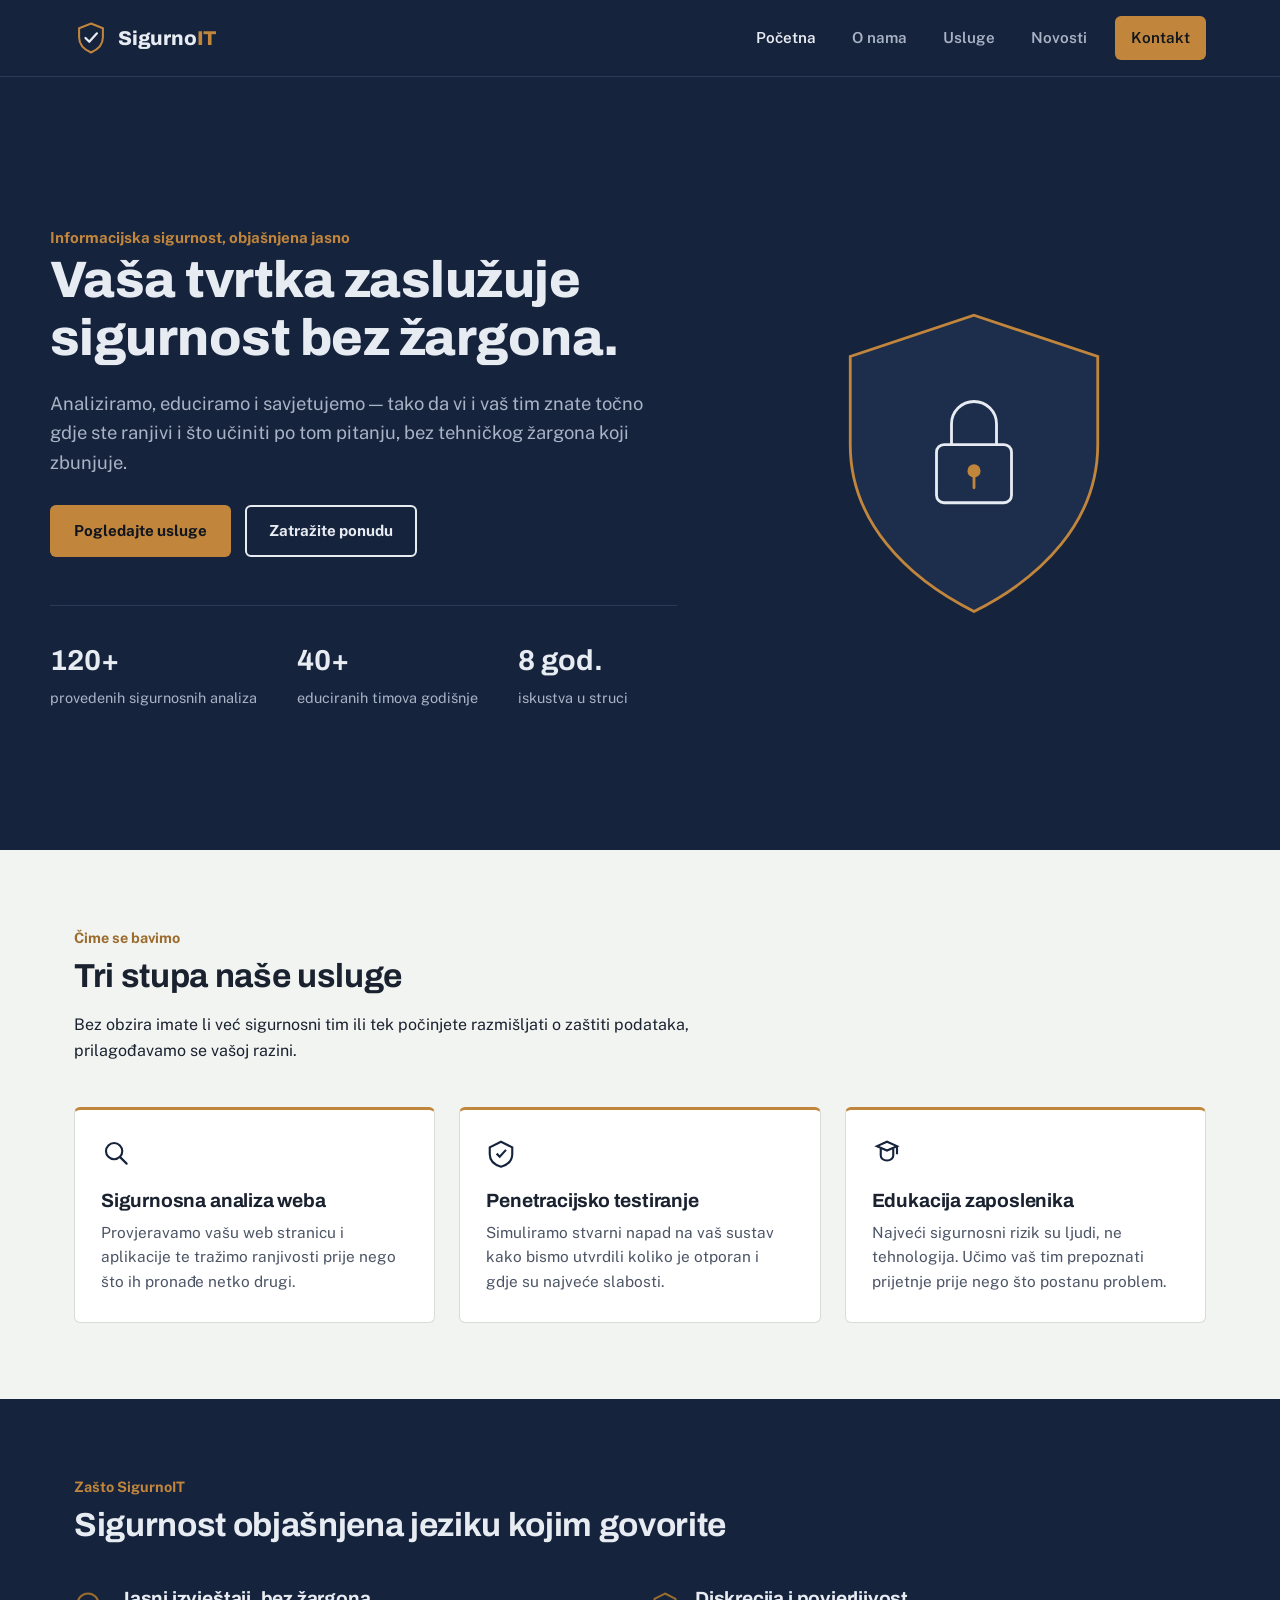
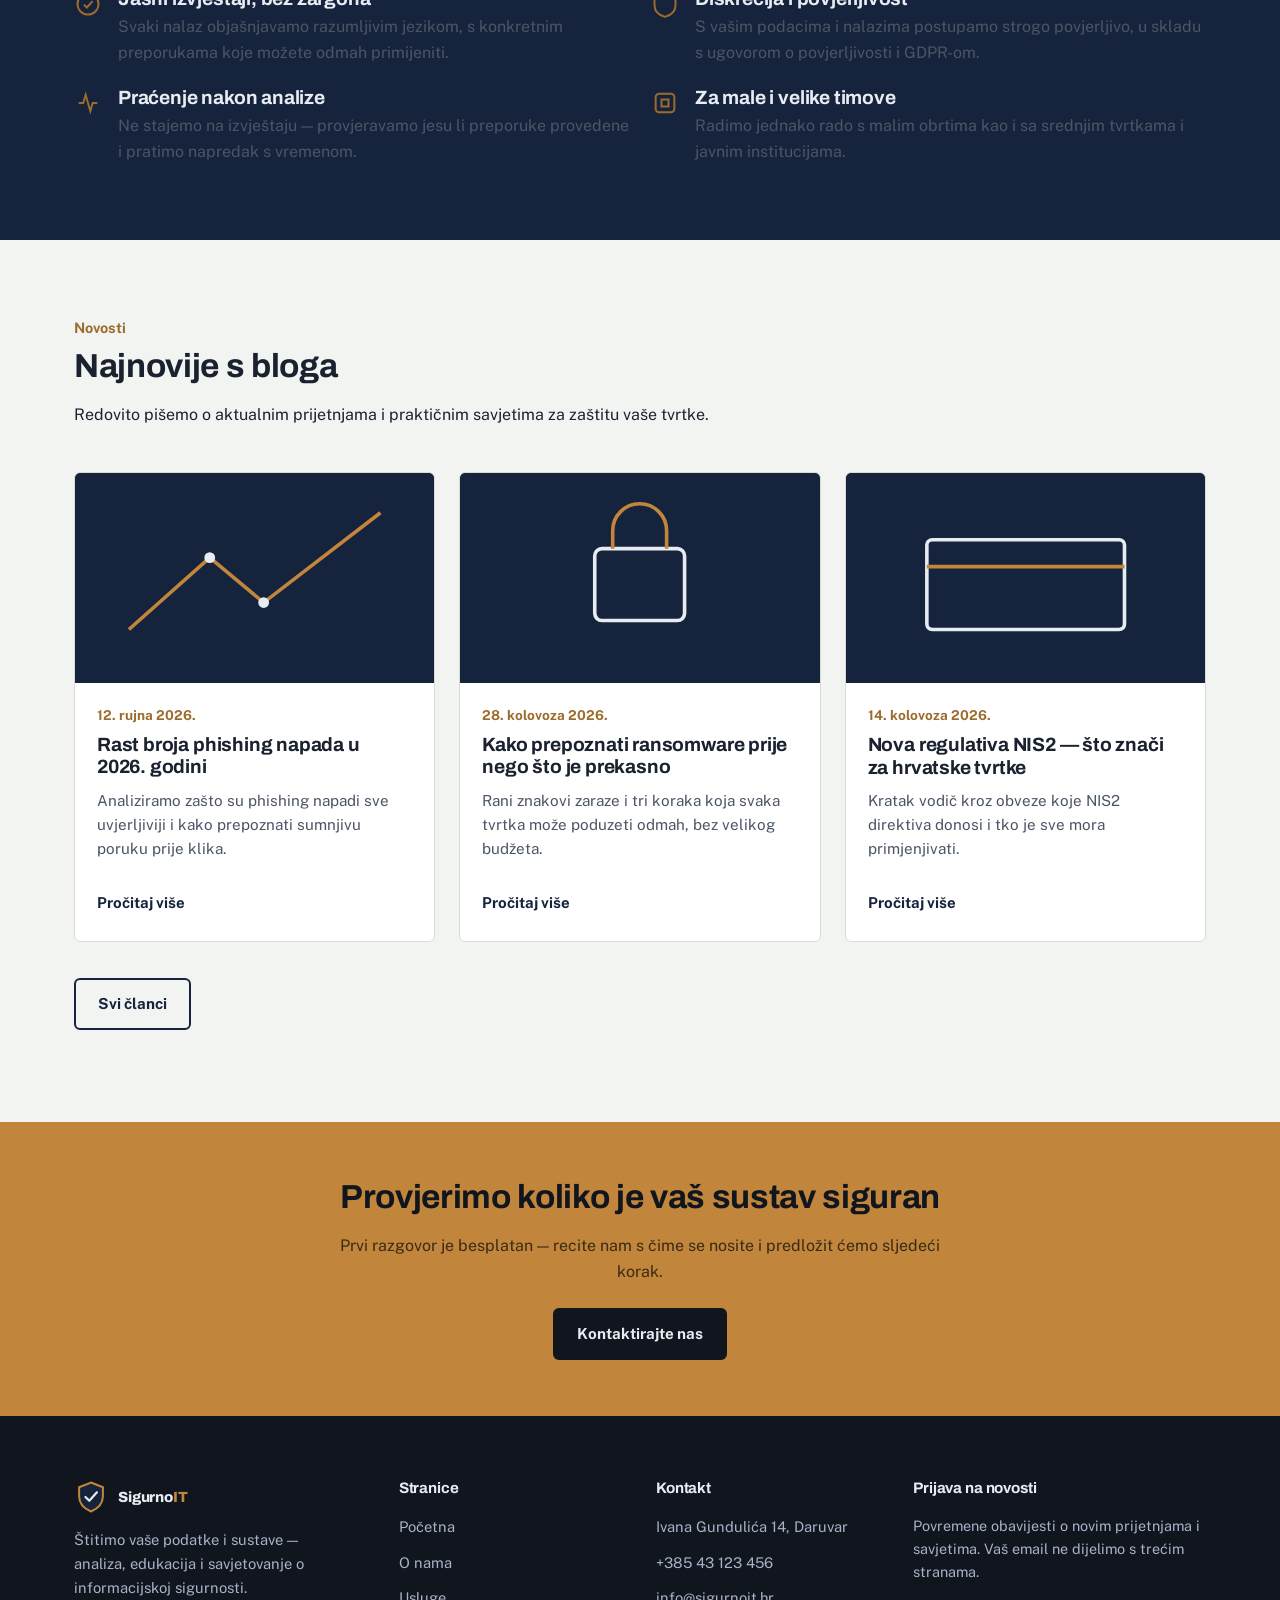
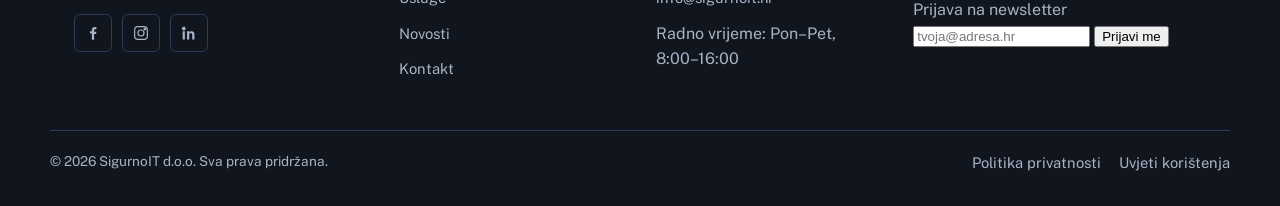
<file: index.html>
<!DOCTYPE html>
<!-- TSD-4RT | AB | 22.09.2026. -->
<html lang="hr">
<head>
<meta charset="UTF-8">
<meta name="viewport" content="width=device-width, initial-scale=1.0">
<title>SigurnoIT — Informacijska sigurnost za tvrtke i institucije</title>
<meta name="description" content="SigurnoIT nudi analizu sigurnosti weba, penetracijsko testiranje, edukaciju zaposlenika i savjetovanje o informacijskoj sigurnosti.">
<link rel="icon" href="data:image/svg+xml,<svg xmlns=%22http://www.w3.org/2000/svg%22 viewBox=%220 0 40 40%22><path d=%22M20 3 L34 8.5 V19 C34 27.5 28 33.5 20 37 C12 33.5 6 27.5 6 19 V8.5 L20 3Z%22 fill=%22%2316233C%22 stroke=%22%23C1863C%22 stroke-width=%222.4%22/></svg>">
<link rel="stylesheet" href="css/style.css">
</head>
<body data-page="index">

<header class="site-header">
  <div class="container header-inner">
    <a href="index.html" class="logo" aria-label="SigurnoIT — početna stranica">
      <svg viewBox="0 0 40 40" fill="none" xmlns="http://www.w3.org/2000/svg" aria-hidden="true">
        <path d="M20 3 L34 8.5 V19 C34 27.5 28 33.5 20 37 C12 33.5 6 27.5 6 19 V8.5 L20 3Z" stroke="#C1863C" stroke-width="2.4" fill="#16233C"/>
        <path d="M13.5 20 L18 24.5 L27 14.5" stroke="#E7EBF2" stroke-width="2.6" stroke-linecap="round" stroke-linejoin="round"/>
      </svg>
      <span>Sigurno<span style="color:#C1863C">IT</span></span>
    </a>
    <nav class="main-nav" aria-label="Glavna navigacija">
      <button class="nav-toggle" id="nav-toggle" aria-expanded="false" aria-controls="nav-menu">
        <span></span><span></span><span></span>
        <span class="sr-only">Otvori izbornik</span>
      </button>
      <ul id="nav-menu" class="nav-menu">
        <li><a href="index.html" data-page="index">Početna</a></li>
        <li><a href="o-nama.html" data-page="o-nama">O nama</a></li>
        <li><a href="usluge.html" data-page="usluge">Usluge</a></li>
        <li><a href="novosti.html" data-page="novosti">Novosti</a></li>
        <li><a href="kontakt.html" data-page="kontakt" class="nav-cta">Kontakt</a></li>
      </ul>
    </nav>
  </div>
</header>

<main>

  <section class="hero">
    <div class="container hero-inner">
      <div>
        <span class="hero-eyebrow">Informacijska sigurnost, objašnjena jasno</span>
        <h1>Vaša tvrtka zaslužuje sigurnost bez žargona.</h1>
        <p class="lede">Analiziramo, educiramo i savjetujemo — tako da vi i vaš tim znate točno gdje ste ranjivi i što učiniti po tom pitanju, bez tehničkog žargona koji zbunjuje.</p>
        <div class="hero-actions">
          <a href="usluge.html" class="btn btn-primary">Pogledajte usluge</a>
          <a href="kontakt.html" class="btn btn-outline">Zatražite ponudu</a>
        </div>
        <div class="hero-stats">
          <div class="hero-stat"><b>120+</b><span>provedenih sigurnosnih analiza</span></div>
          <div class="hero-stat"><b>40+</b><span>educiranih timova godišnje</span></div>
          <div class="hero-stat"><b>8 god.</b><span>iskustva u struci</span></div>
        </div>
      </div>
      <div class="hero-art">
        <svg viewBox="0 0 320 340" fill="none" xmlns="http://www.w3.org/2000/svg" role="img" aria-label="Ilustracija štita s bravom">
          <path d="M160 12 L292 56 V150 C292 232 232 292 160 328 C88 292 28 232 28 150 V56 L160 12Z" stroke="#C1863C" stroke-width="3" fill="#1D2E4C"/>
          <rect x="120" y="150" width="80" height="62" rx="8" stroke="#E7EBF2" stroke-width="3" fill="none"/>
          <path d="M136 150 V128 a24 24 0 0 1 48 0 V150" stroke="#E7EBF2" stroke-width="3" fill="none"/>
          <circle cx="160" cy="178" r="7" fill="#C1863C"/>
          <line x1="160" y1="184" x2="160" y2="196" stroke="#C1863C" stroke-width="3" stroke-linecap="round"/>
        </svg>
      </div>
    </div>
  </section>

  <section class="section-light">
    <div class="container">
      <div class="section-head">
        <span class="kicker">Čime se bavimo</span>
        <h2>Tri stupa naše usluge</h2>
        <p>Bez obzira imate li već sigurnosni tim ili tek počinjete razmišljati o zaštiti podataka, prilagođavamo se vašoj razini.</p>
      </div>
      <div class="grid grid-3">
        <div class="card">
          <svg viewBox="0 0 24 24" fill="none" stroke="currentColor" stroke-width="1.7"><circle cx="10.5" cy="10.5" r="6.5"/><line x1="15.3" y1="15.3" x2="20.5" y2="20.5" stroke-linecap="round"/></svg>
          <h3>Sigurnosna analiza weba</h3>
          <p>Provjeravamo vašu web stranicu i aplikacije te tražimo ranjivosti prije nego što ih pronađe netko drugi.</p>
        </div>
        <div class="card">
          <svg viewBox="0 0 24 24" fill="none" stroke="currentColor" stroke-width="1.7"><path d="M12 3 L21 7.5 V13 C21 18 17 21.5 12 23 C7 21.5 3 18 3 13 V7.5 L12 3Z"/><path d="M8.5 12.5 L11 15 L16 9.5"/></svg>
          <h3>Penetracijsko testiranje</h3>
          <p>Simuliramo stvarni napad na vaš sustav kako bismo utvrdili koliko je otporan i gdje su najveće slabosti.</p>
        </div>
        <div class="card">
          <svg viewBox="0 0 24 24" fill="none" stroke="currentColor" stroke-width="1.7"><path d="M4 6.5 L12 3 L20 6.5 L12 10 L4 6.5Z"/><path d="M7 8.5 V14 C7 16 9 18 12 18 C15 18 17 16 17 14 V8.5"/><line x1="20" y1="6.5" x2="20" y2="13"/></svg>
          <h3>Edukacija zaposlenika</h3>
          <p>Najveći sigurnosni rizik su ljudi, ne tehnologija. Učimo vaš tim prepoznati prijetnje prije nego što postanu problem.</p>
        </div>
      </div>
    </div>
  </section>

  <section class="section-dark">
    <div class="container">
      <div class="section-head">
        <span class="kicker">Zašto SigurnoIT</span>
        <h2>Sigurnost objašnjena jeziku kojim govorite</h2>
      </div>
      <div class="value-list grid grid-2">
        <div class="value-item">
          <svg viewBox="0 0 24 24" fill="none" stroke="currentColor" stroke-width="1.7"><circle cx="12" cy="12" r="9"/><path d="M8.5 12.5 L11 15 L16 9.5"/></svg>
          <div>
            <h3>Jasni izvještaji, bez žargona</h3>
            <p>Svaki nalaz objašnjavamo razumljivim jezikom, s konkretnim preporukama koje možete odmah primijeniti.</p>
          </div>
        </div>
        <div class="value-item">
          <svg viewBox="0 0 24 24" fill="none" stroke="currentColor" stroke-width="1.7"><path d="M12 3 L21 7.5 V13 C21 18 17 21.5 12 23 C7 21.5 3 18 3 13 V7.5 L12 3Z"/></svg>
          <div>
            <h3>Diskrecija i povjerljivost</h3>
            <p>S vašim podacima i nalazima postupamo strogo povjerljivo, u skladu s ugovorom o povjerljivosti i GDPR-om.</p>
          </div>
        </div>
        <div class="value-item">
          <svg viewBox="0 0 24 24" fill="none" stroke="currentColor" stroke-width="1.7"><path d="M4 12 h4 l2 -7 l4 14 l2 -7 h4"/></svg>
          <div>
            <h3>Praćenje nakon analize</h3>
            <p>Ne stajemo na izvještaju — provjeravamo jesu li preporuke provedene i pratimo napredak s vremenom.</p>
          </div>
        </div>
        <div class="value-item">
          <svg viewBox="0 0 24 24" fill="none" stroke="currentColor" stroke-width="1.7"><rect x="4" y="4" width="16" height="16" rx="3"/><path d="M9 9h6v6H9z"/></svg>
          <div>
            <h3>Za male i velike timove</h3>
            <p>Radimo jednako rado s malim obrtima kao i sa srednjim tvrtkama i javnim institucijama.</p>
          </div>
        </div>
      </div>
    </div>
  </section>

  <section class="section-light">
    <div class="container">
      <div class="section-head">
        <span class="kicker">Novosti</span>
        <h2>Najnovije s bloga</h2>
        <p>Redovito pišemo o aktualnim prijetnjama i praktičnim savjetima za zaštitu vaše tvrtke.</p>
      </div>
      <div class="grid grid-3">

        <article class="article-card">
          <div class="article-thumb">
            <svg viewBox="0 0 400 225" xmlns="http://www.w3.org/2000/svg"><rect width="400" height="225" fill="#16233C"/><path d="M60 170 L150 90 L210 140 L340 40" stroke="#C1863C" stroke-width="4" fill="none"/><circle cx="150" cy="90" r="6" fill="#E7EBF2"/><circle cx="210" cy="140" r="6" fill="#E7EBF2"/></svg>
          </div>
          <div class="article-body">
            <span class="article-date">12. rujna 2026.</span>
            <h3>Rast broja phishing napada u 2026. godini</h3>
            <p>Analiziramo zašto su phishing napadi sve uvjerljiviji i kako prepoznati sumnjivu poruku prije klika.</p>
            <a href="clanak-1.html" class="read-more">Pročitaj više</a>
          </div>
        </article>

        <article class="article-card">
          <div class="article-thumb">
            <svg viewBox="0 0 400 225" xmlns="http://www.w3.org/2000/svg"><rect width="400" height="225" fill="#16233C"/><rect x="150" y="80" width="100" height="80" rx="8" stroke="#E7EBF2" stroke-width="4" fill="none"/><path d="M170 80 V60 a30 30 0 0 1 60 0 V80" stroke="#C1863C" stroke-width="4" fill="none"/></svg>
          </div>
          <div class="article-body">
            <span class="article-date">28. kolovoza 2026.</span>
            <h3>Kako prepoznati ransomware prije nego što je prekasno</h3>
            <p>Rani znakovi zaraze i tri koraka koja svaka tvrtka može poduzeti odmah, bez velikog budžeta.</p>
            <a href="clanak-2.html" class="read-more">Pročitaj više</a>
          </div>
        </article>

        <article class="article-card">
          <div class="article-thumb">
            <svg viewBox="0 0 400 225" xmlns="http://www.w3.org/2000/svg"><rect width="400" height="225" fill="#16233C"/><rect x="90" y="70" width="220" height="100" rx="6" stroke="#E7EBF2" stroke-width="4" fill="none"/><line x1="90" y1="100" x2="310" y2="100" stroke="#C1863C" stroke-width="4"/></svg>
          </div>
          <div class="article-body">
            <span class="article-date">14. kolovoza 2026.</span>
            <h3>Nova regulativa NIS2 — što znači za hrvatske tvrtke</h3>
            <p>Kratak vodič kroz obveze koje NIS2 direktiva donosi i tko je sve mora primjenjivati.</p>
            <a href="clanak-3.html" class="read-more">Pročitaj više</a>
          </div>
        </article>

      </div>
      <p style="margin-top:36px;"><a href="novosti.html" class="btn btn-outline-dark">Svi članci</a></p>
    </div>
  </section>

  <section class="cta-band">
    <div class="container">
      <h2>Provjerimo koliko je vaš sustav siguran</h2>
      <p style="max-width:60ch; margin:0 auto 24px; color:#3A2A16;">Prvi razgovor je besplatan — recite nam s čime se nosite i predložit ćemo sljedeći korak.</p>
      <a href="kontakt.html" class="btn btn-primary">Kontaktirajte nas</a>
    </div>
  </section>

</main>

<footer class="site-footer">
  <div class="container footer-grid">
    <div class="footer-brand">
      <a href="index.html" class="logo">
        <svg viewBox="0 0 40 40" fill="none" xmlns="http://www.w3.org/2000/svg" aria-hidden="true">
          <path d="M20 3 L34 8.5 V19 C34 27.5 28 33.5 20 37 C12 33.5 6 27.5 6 19 V8.5 L20 3Z" stroke="#C1863C" stroke-width="2.4" fill="#16233C"/>
          <path d="M13.5 20 L18 24.5 L27 14.5" stroke="#E7EBF2" stroke-width="2.6" stroke-linecap="round" stroke-linejoin="round"/>
        </svg>
        <span>Sigurno<span style="color:#C1863C">IT</span></span>
      </a>
      <p>Štitimo vaše podatke i sustave — analiza, edukacija i savjetovanje o informacijskoj sigurnosti.</p>
      <div class="social-row">
        <a href="https://facebook.com" target="_blank" rel="noopener" aria-label="SigurnoIT na Facebooku">
          <svg viewBox="0 0 24 24" fill="currentColor"><path d="M13.5 21v-7.7h2.6l.4-3h-3v-1.9c0-.87.24-1.46 1.5-1.46h1.6V4.34C15.9 4.24 15 4.16 14 4.16c-2.1 0-3.5 1.28-3.5 3.63v2.02H8v3h2.5V21h3Z"/></svg>
        </a>
        <a href="https://instagram.com" target="_blank" rel="noopener" aria-label="SigurnoIT na Instagramu">
          <svg viewBox="0 0 24 24" fill="none" stroke="currentColor" stroke-width="1.6"><rect x="3.5" y="3.5" width="17" height="17" rx="4.5"/><circle cx="12" cy="12" r="4"/><circle cx="17.2" cy="6.8" r="1"/></svg>
        </a>
        <a href="https://linkedin.com" target="_blank" rel="noopener" aria-label="SigurnoIT na LinkedInu">
          <svg viewBox="0 0 24 24" fill="currentColor"><path d="M4.98 3.5A2.5 2.5 0 1 1 5 8.5a2.5 2.5 0 0 1-.02-5ZM3.5 9.75h3V20.5h-3V9.75Zm6.4 0h2.88v1.47h.04c.4-.75 1.38-1.55 2.84-1.55 3.04 0 3.6 2 3.6 4.6v6.23h-3v-5.52c0-1.32-.02-3-1.83-3-1.84 0-2.12 1.43-2.12 2.9v5.62h-3V9.75Z"/></svg>
        </a>
      </div>
    </div>

    <div class="footer-col">
      <h3>Stranice</h3>
      <ul>
        <li><a href="index.html">Početna</a></li>
        <li><a href="o-nama.html">O nama</a></li>
        <li><a href="usluge.html">Usluge</a></li>
        <li><a href="novosti.html">Novosti</a></li>
        <li><a href="kontakt.html">Kontakt</a></li>
      </ul>
    </div>

    <div class="footer-col">
      <h3>Kontakt</h3>
      <ul>
        <li><a href="https://www.google.com/maps/search/Ivana+Gundulica+14+Daruvar" target="_blank" rel="noopener">Ivana Gundulića 14, Daruvar</a></li>
        <li><a href="tel:+38543123456">+385 43 123 456</a></li>
        <li><a href="mailto:info@sigurnoit.hr">info@sigurnoit.hr</a></li>
        <li>Radno vrijeme: Pon–Pet, 8:00–16:00</li>
      </ul>
    </div>

    <div class="footer-col newsletter">
      <h3>Prijava na novosti</h3>
      <p style="font-size:0.9rem; max-width: 32ch;">Povremene obavijesti o novim prijetnjama i savjetima. Vaš email ne dijelimo s trećim stranama.</p>
      <form action="https://formspree.io/f/xeaovzya" method="POST">
        <label for="newsletter-email">Prijava na newsletter</label>
        <input id="newsletter-email" type="email" name="email" required
               placeholder="tvoja@adresa.hr">
        <button type="submit">Prijavi me</button>
      </form>
      <p class="form-message" id="newsletter-message" role="status" aria-live="polite"></p>
    </div>
  </div>

  <div class="container footer-bottom">
    <p>© 2026 SigurnoIT d.o.o. Sva prava pridržana.</p>
    <ul>
      <li><a href="politika-privatnosti.html">Politika privatnosti</a></li>
      <li><a href="uvjeti-koristenja.html">Uvjeti korištenja</a></li>
    </ul>
  </div>
</footer>

<script src="js/main.js"></script>
</body>
</html>
</file>
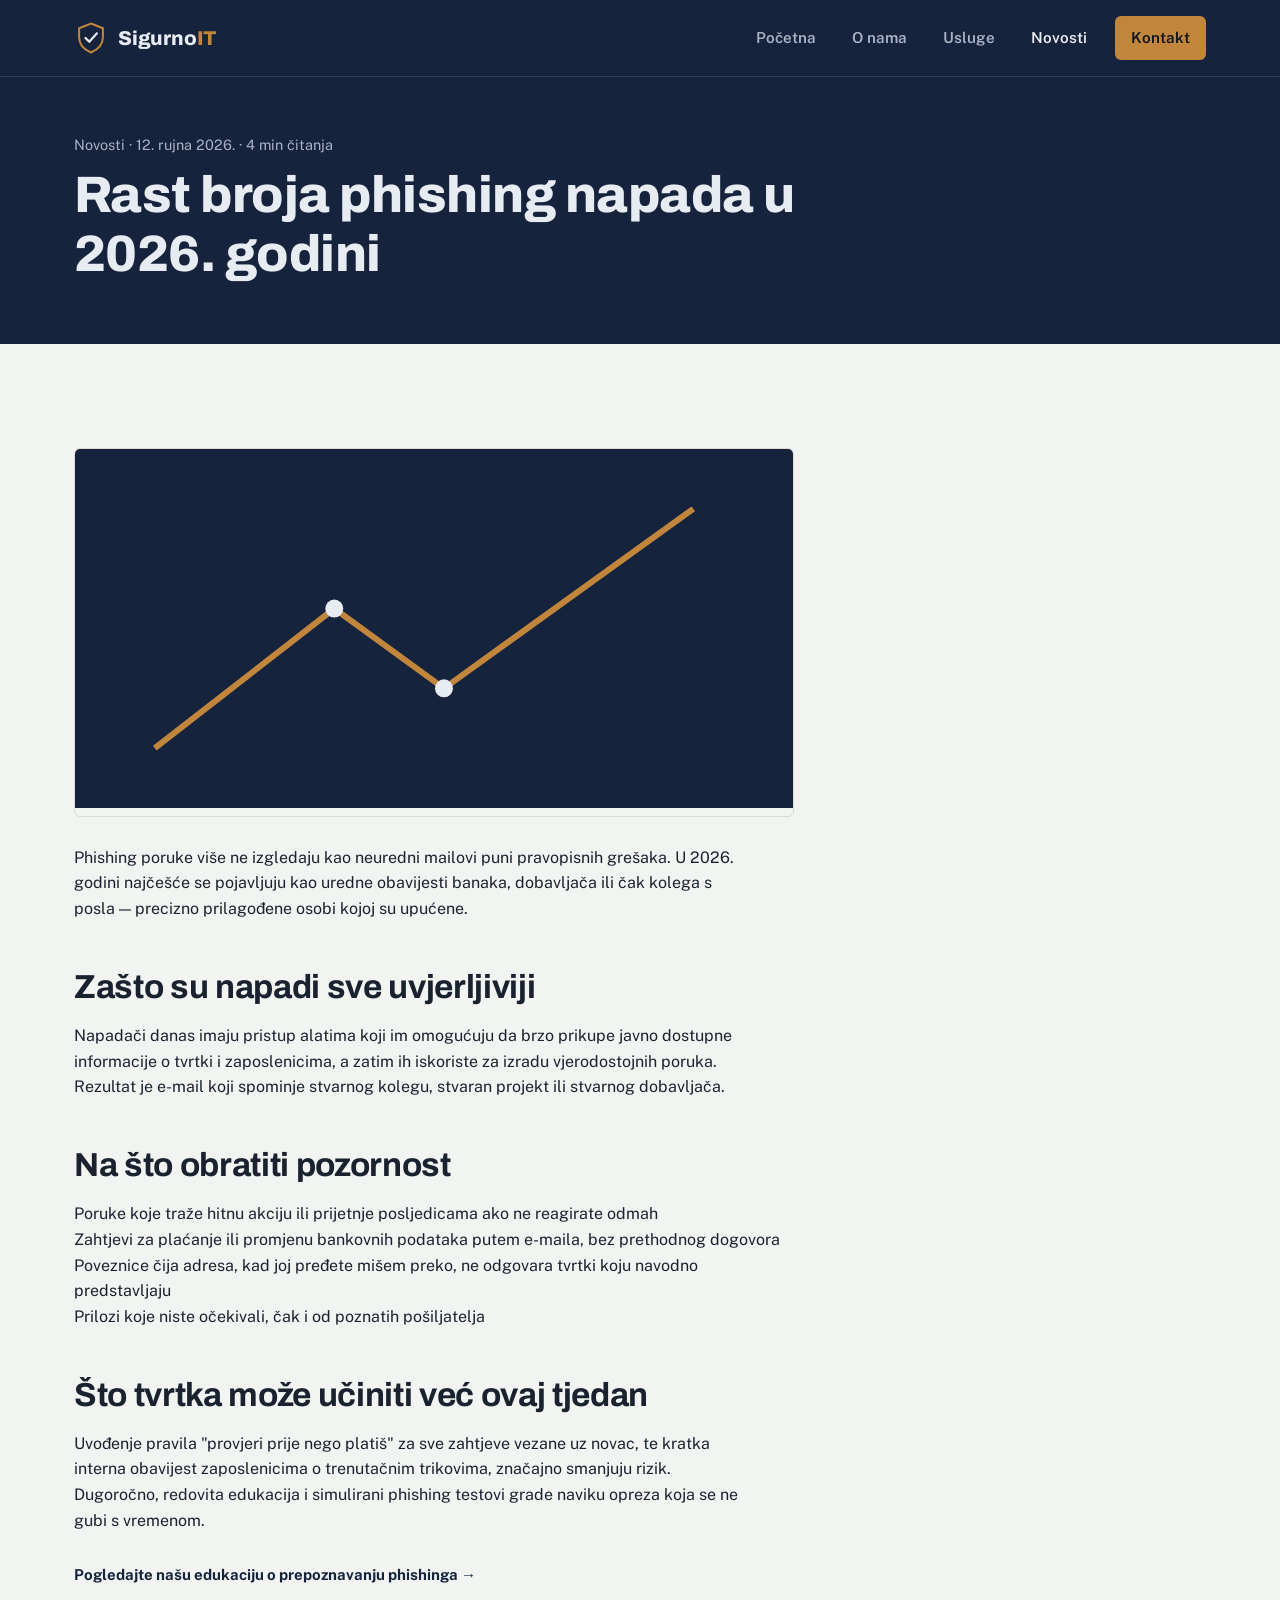
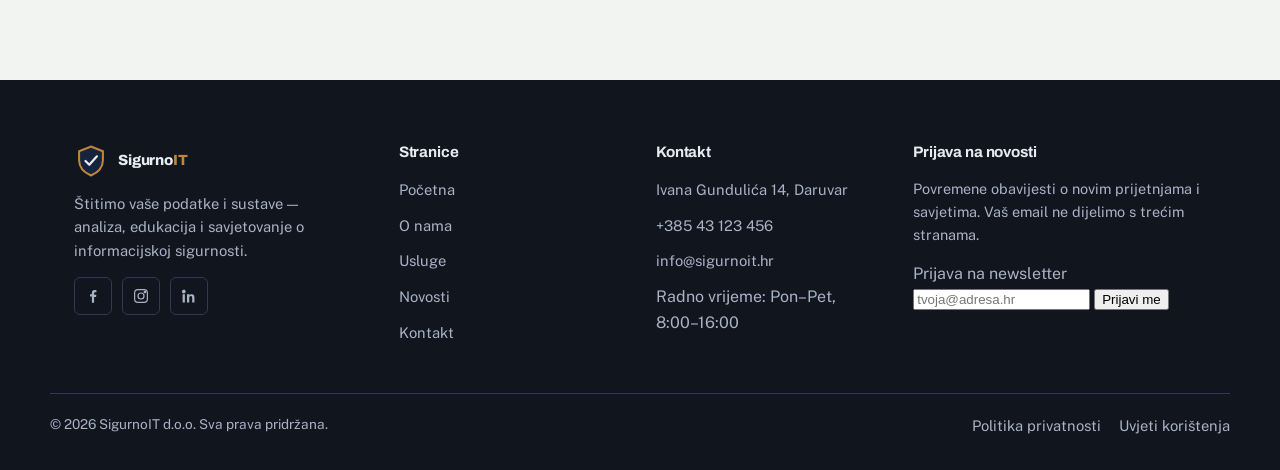
<file: clanak-1.html>
<!DOCTYPE html>
<!-- TSD-4RT | AB | 22.09.2026. -->
<html lang="hr">
<head>
<meta charset="UTF-8">
<meta name="viewport" content="width=device-width, initial-scale=1.0">
<title>Rast broja phishing napada u 2026. godini — SigurnoIT</title>
<meta name="description" content="Zašto su phishing napadi sve uvjerljiviji i kako prepoznati sumnjivu poruku prije klika.">
<link rel="icon" href="data:image/svg+xml,<svg xmlns=%22http://www.w3.org/2000/svg%22 viewBox=%220 0 40 40%22><path d=%22M20 3 L34 8.5 V19 C34 27.5 28 33.5 20 37 C12 33.5 6 27.5 6 19 V8.5 L20 3Z%22 fill=%22%2316233C%22 stroke=%22%23C1863C%22 stroke-width=%222.4%22/></svg>">
<link rel="stylesheet" href="css/style.css">
</head>
<body data-page="novosti">

<header class="site-header">
  <div class="container header-inner">
    <a href="index.html" class="logo" aria-label="SigurnoIT — početna stranica">
      <svg viewBox="0 0 40 40" fill="none" xmlns="http://www.w3.org/2000/svg" aria-hidden="true">
        <path d="M20 3 L34 8.5 V19 C34 27.5 28 33.5 20 37 C12 33.5 6 27.5 6 19 V8.5 L20 3Z" stroke="#C1863C" stroke-width="2.4" fill="#16233C"/>
        <path d="M13.5 20 L18 24.5 L27 14.5" stroke="#E7EBF2" stroke-width="2.6" stroke-linecap="round" stroke-linejoin="round"/>
      </svg>
      <span>Sigurno<span style="color:#C1863C">IT</span></span>
    </a>
    <nav class="main-nav" aria-label="Glavna navigacija">
      <button class="nav-toggle" id="nav-toggle" aria-expanded="false" aria-controls="nav-menu">
        <span></span><span></span><span></span>
        <span class="sr-only">Otvori izbornik</span>
      </button>
      <ul id="nav-menu" class="nav-menu">
        <li><a href="index.html" data-page="index">Početna</a></li>
        <li><a href="o-nama.html" data-page="o-nama">O nama</a></li>
        <li><a href="usluge.html" data-page="usluge">Usluge</a></li>
        <li><a href="novosti.html" data-page="novosti">Novosti</a></li>
        <li><a href="kontakt.html" data-page="kontakt" class="nav-cta">Kontakt</a></li>
      </ul>
    </nav>
  </div>
</header>

<main>
  <section class="hero article-page-hero">
    <div class="container">
      <p class="article-meta">Novosti · 12. rujna 2026. · 4 min čitanja</p>
      <h1 style="max-width: 24ch;">Rast broja phishing napada u 2026. godini</h1>
    </div>
  </section>

  <section class="section-light">
    <div class="container">
      <div class="article-content">

        <div class="article-cover">
          <svg viewBox="0 0 720 360" xmlns="http://www.w3.org/2000/svg"><rect width="720" height="360" fill="#16233C"/><path d="M80 300 L260 160 L370 240 L620 60" stroke="#C1863C" stroke-width="6" fill="none"/><circle cx="260" cy="160" r="9" fill="#E7EBF2"/><circle cx="370" cy="240" r="9" fill="#E7EBF2"/></svg>
        </div>

        <p>Phishing poruke više ne izgledaju kao neuredni mailovi puni pravopisnih grešaka. U 2026. godini najčešće se pojavljuju kao uredne obavijesti banaka, dobavljača ili čak kolega s posla — precizno prilagođene osobi kojoj su upućene.</p>

        <h2>Zašto su napadi sve uvjerljiviji</h2>
        <p>Napadači danas imaju pristup alatima koji im omogućuju da brzo prikupe javno dostupne informacije o tvrtki i zaposlenicima, a zatim ih iskoriste za izradu vjerodostojnih poruka. Rezultat je e-mail koji spominje stvarnog kolegu, stvaran projekt ili stvarnog dobavljača.</p>

        <h2>Na što obratiti pozornost</h2>
        <ul>
          <li>Poruke koje traže hitnu akciju ili prijetnje posljedicama ako ne reagirate odmah</li>
          <li>Zahtjevi za plaćanje ili promjenu bankovnih podataka putem e-maila, bez prethodnog dogovora</li>
          <li>Poveznice čija adresa, kad joj pređete mišem preko, ne odgovara tvrtki koju navodno predstavljaju</li>
          <li>Prilozi koje niste očekivali, čak i od poznatih pošiljatelja</li>
        </ul>

        <h2>Što tvrtka može učiniti već ovaj tjedan</h2>
        <p>Uvođenje pravila "provjeri prije nego platiš" za sve zahtjeve vezane uz novac, te kratka interna obavijest zaposlenicima o trenutačnim trikovima, značajno smanjuju rizik. Dugoročno, redovita edukacija i simulirani phishing testovi grade naviku opreza koja se ne gubi s vremenom.</p>

        <p><a href="usluge.html" class="read-more">Pogledajte našu edukaciju o prepoznavanju phishinga →</a></p>
      </div>
    </div>
  </section>
</main>

<footer class="site-footer">
  <div class="container footer-grid">
    <div class="footer-brand">
      <a href="index.html" class="logo">
        <svg viewBox="0 0 40 40" fill="none" xmlns="http://www.w3.org/2000/svg" aria-hidden="true">
          <path d="M20 3 L34 8.5 V19 C34 27.5 28 33.5 20 37 C12 33.5 6 27.5 6 19 V8.5 L20 3Z" stroke="#C1863C" stroke-width="2.4" fill="#16233C"/>
          <path d="M13.5 20 L18 24.5 L27 14.5" stroke="#E7EBF2" stroke-width="2.6" stroke-linecap="round" stroke-linejoin="round"/>
        </svg>
        <span>Sigurno<span style="color:#C1863C">IT</span></span>
      </a>
      <p>Štitimo vaše podatke i sustave — analiza, edukacija i savjetovanje o informacijskoj sigurnosti.</p>
      <div class="social-row">
        <a href="https://facebook.com" target="_blank" rel="noopener" aria-label="SigurnoIT na Facebooku">
          <svg viewBox="0 0 24 24" fill="currentColor"><path d="M13.5 21v-7.7h2.6l.4-3h-3v-1.9c0-.87.24-1.46 1.5-1.46h1.6V4.34C15.9 4.24 15 4.16 14 4.16c-2.1 0-3.5 1.28-3.5 3.63v2.02H8v3h2.5V21h3Z"/></svg>
        </a>
        <a href="https://instagram.com" target="_blank" rel="noopener" aria-label="SigurnoIT na Instagramu">
          <svg viewBox="0 0 24 24" fill="none" stroke="currentColor" stroke-width="1.6"><rect x="3.5" y="3.5" width="17" height="17" rx="4.5"/><circle cx="12" cy="12" r="4"/><circle cx="17.2" cy="6.8" r="1"/></svg>
        </a>
        <a href="https://linkedin.com" target="_blank" rel="noopener" aria-label="SigurnoIT na LinkedInu">
          <svg viewBox="0 0 24 24" fill="currentColor"><path d="M4.98 3.5A2.5 2.5 0 1 1 5 8.5a2.5 2.5 0 0 1-.02-5ZM3.5 9.75h3V20.5h-3V9.75Zm6.4 0h2.88v1.47h.04c.4-.75 1.38-1.55 2.84-1.55 3.04 0 3.6 2 3.6 4.6v6.23h-3v-5.52c0-1.32-.02-3-1.83-3-1.84 0-2.12 1.43-2.12 2.9v5.62h-3V9.75Z"/></svg>
        </a>
      </div>
    </div>

    <div class="footer-col">
      <h3>Stranice</h3>
      <ul>
        <li><a href="index.html">Početna</a></li>
        <li><a href="o-nama.html">O nama</a></li>
        <li><a href="usluge.html">Usluge</a></li>
        <li><a href="novosti.html">Novosti</a></li>
        <li><a href="kontakt.html">Kontakt</a></li>
      </ul>
    </div>

    <div class="footer-col">
      <h3>Kontakt</h3>
      <ul>
        <li><a href="https://www.google.com/maps/search/Ivana+Gundulica+14+Daruvar" target="_blank" rel="noopener">Ivana Gundulića 14, Daruvar</a></li>
        <li><a href="tel:+38543123456">+385 43 123 456</a></li>
        <li><a href="mailto:info@sigurnoit.hr">info@sigurnoit.hr</a></li>
        <li>Radno vrijeme: Pon–Pet, 8:00–16:00</li>
      </ul>
    </div>

    <div class="footer-col newsletter">
      <h3>Prijava na novosti</h3>
      <p style="font-size:0.9rem; max-width: 32ch;">Povremene obavijesti o novim prijetnjama i savjetima. Vaš email ne dijelimo s trećim stranama.</p>
      <form action="https://formspree.io/f/xeaovzya" method="POST">
        <label for="newsletter-email">Prijava na newsletter</label>
        <input id="newsletter-email" type="email" name="email" required
               placeholder="tvoja@adresa.hr">
        <button type="submit">Prijavi me</button>
      </form>
      <p class="form-message" id="newsletter-message" role="status" aria-live="polite"></p>
    </div>
  </div>

  <div class="container footer-bottom">
    <p>© 2026 SigurnoIT d.o.o. Sva prava pridržana.</p>
    <ul>
      <li><a href="politika-privatnosti.html">Politika privatnosti</a></li>
      <li><a href="uvjeti-koristenja.html">Uvjeti korištenja</a></li>
    </ul>
  </div>
</footer>

<script src="js/main.js"></script>
</body>
</html>
</file>
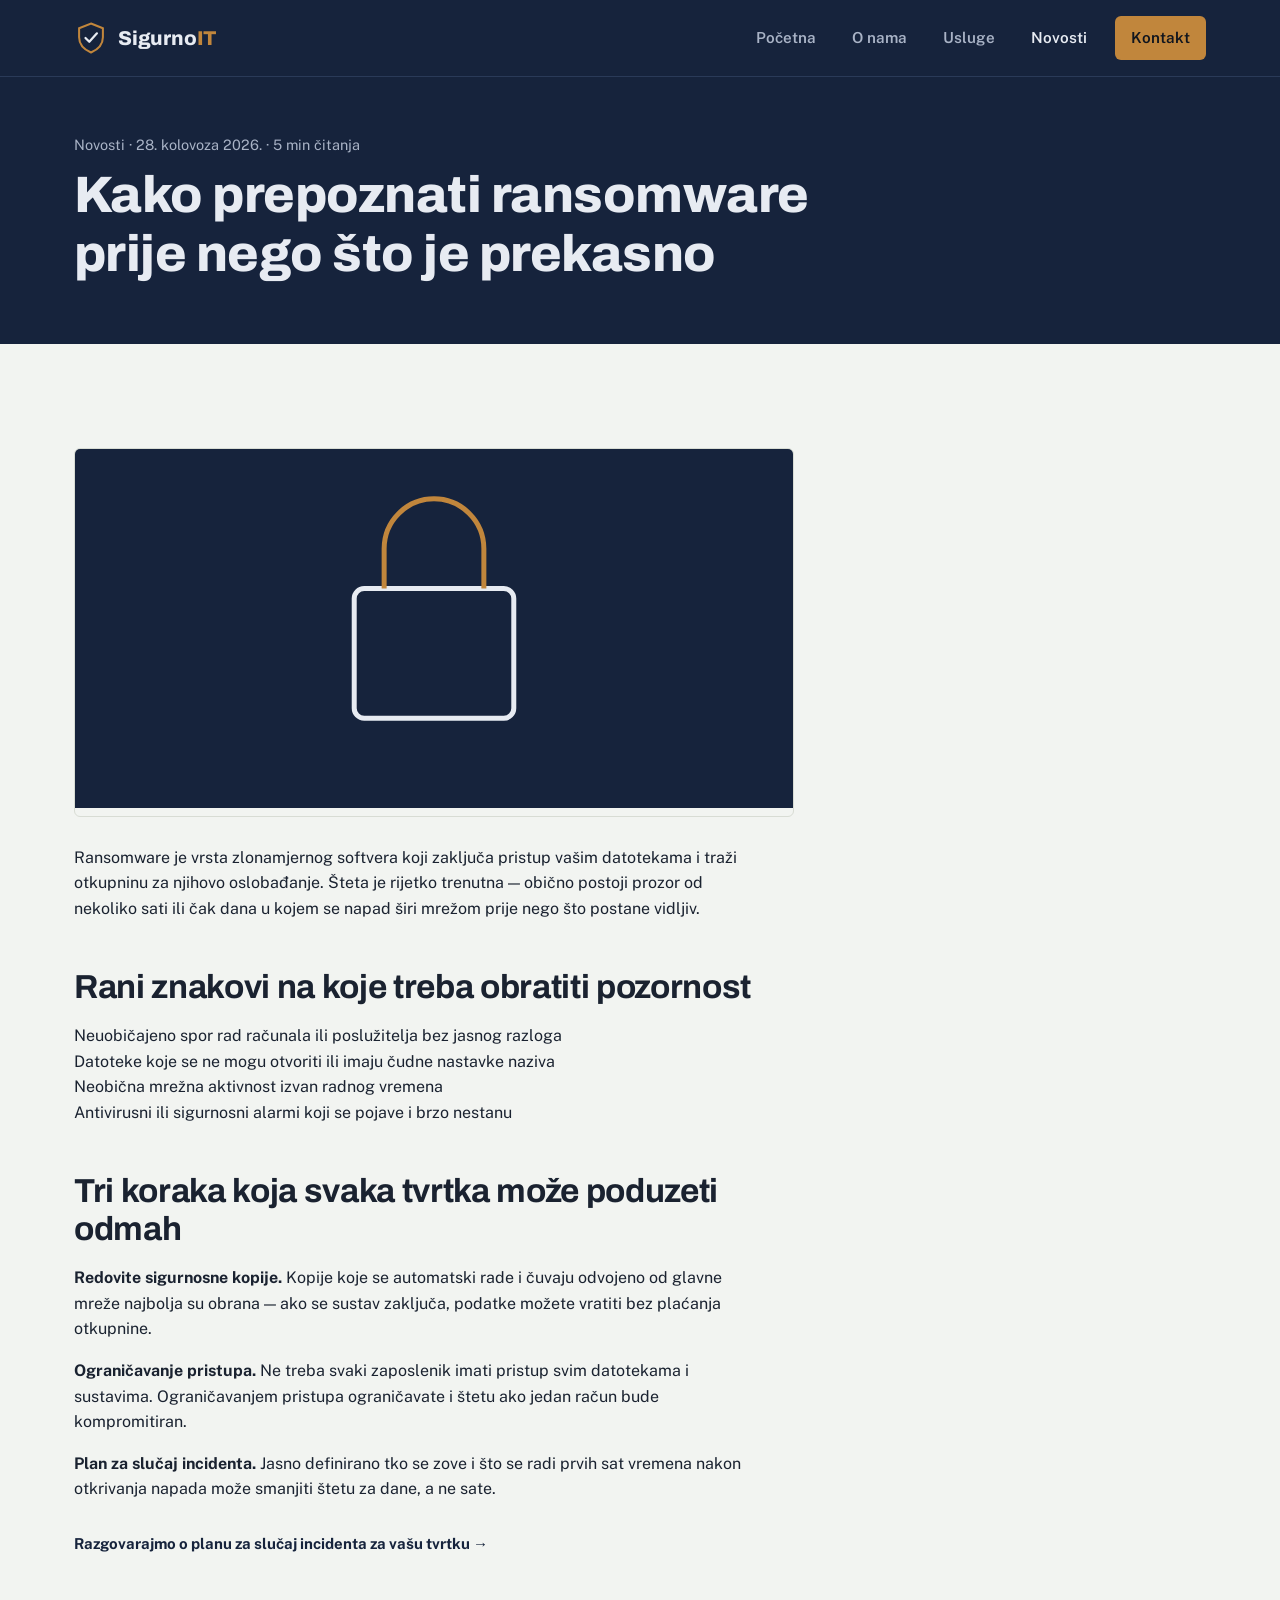
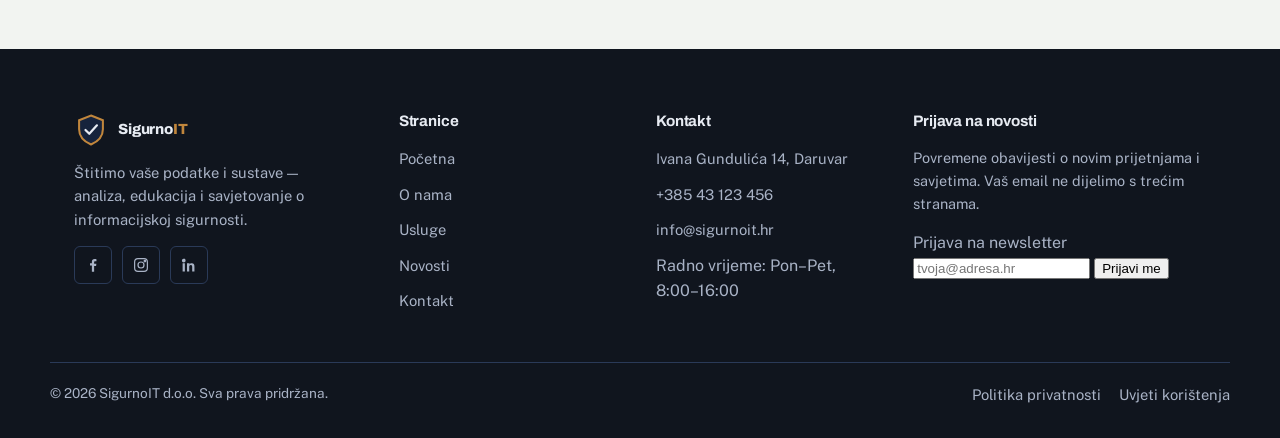
<file: clanak-2.html>
<!DOCTYPE html>
<!-- TSD-4RT | AB | 22.09.2026. -->
<html lang="hr">
<head>
<meta charset="UTF-8">
<meta name="viewport" content="width=device-width, initial-scale=1.0">
<title>Kako prepoznati ransomware prije nego što je prekasno — SigurnoIT</title>
<meta name="description" content="Rani znakovi zaraze ransomwareom i tri koraka koja svaka tvrtka može poduzeti odmah.">
<link rel="icon" href="data:image/svg+xml,<svg xmlns=%22http://www.w3.org/2000/svg%22 viewBox=%220 0 40 40%22><path d=%22M20 3 L34 8.5 V19 C34 27.5 28 33.5 20 37 C12 33.5 6 27.5 6 19 V8.5 L20 3Z%22 fill=%22%2316233C%22 stroke=%22%23C1863C%22 stroke-width=%222.4%22/></svg>">
<link rel="stylesheet" href="css/style.css">
</head>
<body data-page="novosti">

<header class="site-header">
  <div class="container header-inner">
    <a href="index.html" class="logo" aria-label="SigurnoIT — početna stranica">
      <svg viewBox="0 0 40 40" fill="none" xmlns="http://www.w3.org/2000/svg" aria-hidden="true">
        <path d="M20 3 L34 8.5 V19 C34 27.5 28 33.5 20 37 C12 33.5 6 27.5 6 19 V8.5 L20 3Z" stroke="#C1863C" stroke-width="2.4" fill="#16233C"/>
        <path d="M13.5 20 L18 24.5 L27 14.5" stroke="#E7EBF2" stroke-width="2.6" stroke-linecap="round" stroke-linejoin="round"/>
      </svg>
      <span>Sigurno<span style="color:#C1863C">IT</span></span>
    </a>
    <nav class="main-nav" aria-label="Glavna navigacija">
      <button class="nav-toggle" id="nav-toggle" aria-expanded="false" aria-controls="nav-menu">
        <span></span><span></span><span></span>
        <span class="sr-only">Otvori izbornik</span>
      </button>
      <ul id="nav-menu" class="nav-menu">
        <li><a href="index.html" data-page="index">Početna</a></li>
        <li><a href="o-nama.html" data-page="o-nama">O nama</a></li>
        <li><a href="usluge.html" data-page="usluge">Usluge</a></li>
        <li><a href="novosti.html" data-page="novosti">Novosti</a></li>
        <li><a href="kontakt.html" data-page="kontakt" class="nav-cta">Kontakt</a></li>
      </ul>
    </nav>
  </div>
</header>

<main>
  <section class="hero article-page-hero">
    <div class="container">
      <p class="article-meta">Novosti · 28. kolovoza 2026. · 5 min čitanja</p>
      <h1 style="max-width: 24ch;">Kako prepoznati ransomware prije nego što je prekasno</h1>
    </div>
  </section>

  <section class="section-light">
    <div class="container">
      <div class="article-content">

        <div class="article-cover">
          <svg viewBox="0 0 720 360" xmlns="http://www.w3.org/2000/svg"><rect width="720" height="360" fill="#16233C"/><rect x="280" y="140" width="160" height="130" rx="10" stroke="#E7EBF2" stroke-width="5" fill="none"/><path d="M310 140 V100 a50 50 0 0 1 100 0 V140" stroke="#C1863C" stroke-width="5" fill="none"/></svg>
        </div>

        <p>Ransomware je vrsta zlonamjernog softvera koji zaključa pristup vašim datotekama i traži otkupninu za njihovo oslobađanje. Šteta je rijetko trenutna — obično postoji prozor od nekoliko sati ili čak dana u kojem se napad širi mrežom prije nego što postane vidljiv.</p>

        <h2>Rani znakovi na koje treba obratiti pozornost</h2>
        <ul>
          <li>Neuobičajeno spor rad računala ili poslužitelja bez jasnog razloga</li>
          <li>Datoteke koje se ne mogu otvoriti ili imaju čudne nastavke naziva</li>
          <li>Neobična mrežna aktivnost izvan radnog vremena</li>
          <li>Antivirusni ili sigurnosni alarmi koji se pojave i brzo nestanu</li>
        </ul>

        <h2>Tri koraka koja svaka tvrtka može poduzeti odmah</h2>
        <p><strong>Redovite sigurnosne kopije.</strong> Kopije koje se automatski rade i čuvaju odvojeno od glavne mreže najbolja su obrana — ako se sustav zaključa, podatke možete vratiti bez plaćanja otkupnine.</p>
        <p><strong>Ograničavanje pristupa.</strong> Ne treba svaki zaposlenik imati pristup svim datotekama i sustavima. Ograničavanjem pristupa ograničavate i štetu ako jedan račun bude kompromitiran.</p>
        <p><strong>Plan za slučaj incidenta.</strong> Jasno definirano tko se zove i što se radi prvih sat vremena nakon otkrivanja napada može smanjiti štetu za dane, a ne sate.</p>

        <p><a href="kontakt.html" class="read-more">Razgovarajmo o planu za slučaj incidenta za vašu tvrtku →</a></p>
      </div>
    </div>
  </section>
</main>

<footer class="site-footer">
  <div class="container footer-grid">
    <div class="footer-brand">
      <a href="index.html" class="logo">
        <svg viewBox="0 0 40 40" fill="none" xmlns="http://www.w3.org/2000/svg" aria-hidden="true">
          <path d="M20 3 L34 8.5 V19 C34 27.5 28 33.5 20 37 C12 33.5 6 27.5 6 19 V8.5 L20 3Z" stroke="#C1863C" stroke-width="2.4" fill="#16233C"/>
          <path d="M13.5 20 L18 24.5 L27 14.5" stroke="#E7EBF2" stroke-width="2.6" stroke-linecap="round" stroke-linejoin="round"/>
        </svg>
        <span>Sigurno<span style="color:#C1863C">IT</span></span>
      </a>
      <p>Štitimo vaše podatke i sustave — analiza, edukacija i savjetovanje o informacijskoj sigurnosti.</p>
      <div class="social-row">
        <a href="https://facebook.com" target="_blank" rel="noopener" aria-label="SigurnoIT na Facebooku">
          <svg viewBox="0 0 24 24" fill="currentColor"><path d="M13.5 21v-7.7h2.6l.4-3h-3v-1.9c0-.87.24-1.46 1.5-1.46h1.6V4.34C15.9 4.24 15 4.16 14 4.16c-2.1 0-3.5 1.28-3.5 3.63v2.02H8v3h2.5V21h3Z"/></svg>
        </a>
        <a href="https://instagram.com" target="_blank" rel="noopener" aria-label="SigurnoIT na Instagramu">
          <svg viewBox="0 0 24 24" fill="none" stroke="currentColor" stroke-width="1.6"><rect x="3.5" y="3.5" width="17" height="17" rx="4.5"/><circle cx="12" cy="12" r="4"/><circle cx="17.2" cy="6.8" r="1"/></svg>
        </a>
        <a href="https://linkedin.com" target="_blank" rel="noopener" aria-label="SigurnoIT na LinkedInu">
          <svg viewBox="0 0 24 24" fill="currentColor"><path d="M4.98 3.5A2.5 2.5 0 1 1 5 8.5a2.5 2.5 0 0 1-.02-5ZM3.5 9.75h3V20.5h-3V9.75Zm6.4 0h2.88v1.47h.04c.4-.75 1.38-1.55 2.84-1.55 3.04 0 3.6 2 3.6 4.6v6.23h-3v-5.52c0-1.32-.02-3-1.83-3-1.84 0-2.12 1.43-2.12 2.9v5.62h-3V9.75Z"/></svg>
        </a>
      </div>
    </div>

    <div class="footer-col">
      <h3>Stranice</h3>
      <ul>
        <li><a href="index.html">Početna</a></li>
        <li><a href="o-nama.html">O nama</a></li>
        <li><a href="usluge.html">Usluge</a></li>
        <li><a href="novosti.html">Novosti</a></li>
        <li><a href="kontakt.html">Kontakt</a></li>
      </ul>
    </div>

    <div class="footer-col">
      <h3>Kontakt</h3>
      <ul>
        <li><a href="https://www.google.com/maps/search/Ivana+Gundulica+14+Daruvar" target="_blank" rel="noopener">Ivana Gundulića 14, Daruvar</a></li>
        <li><a href="tel:+38543123456">+385 43 123 456</a></li>
        <li><a href="mailto:info@sigurnoit.hr">info@sigurnoit.hr</a></li>
        <li>Radno vrijeme: Pon–Pet, 8:00–16:00</li>
      </ul>
    </div>

    <div class="footer-col newsletter">
      <h3>Prijava na novosti</h3>
      <p style="font-size:0.9rem; max-width: 32ch;">Povremene obavijesti o novim prijetnjama i savjetima. Vaš email ne dijelimo s trećim stranama.</p>
      <form action="https://formspree.io/f/xeaovzya" method="POST">
        <label for="newsletter-email">Prijava na newsletter</label>
        <input id="newsletter-email" type="email" name="email" required
               placeholder="tvoja@adresa.hr">
        <button type="submit">Prijavi me</button>
      </form>
      <p class="form-message" id="newsletter-message" role="status" aria-live="polite"></p>
    </div>
  </div>

  <div class="container footer-bottom">
    <p>© 2026 SigurnoIT d.o.o. Sva prava pridržana.</p>
    <ul>
      <li><a href="politika-privatnosti.html">Politika privatnosti</a></li>
      <li><a href="uvjeti-koristenja.html">Uvjeti korištenja</a></li>
    </ul>
  </div>
</footer>

<script src="js/main.js"></script>
</body>
</html>
</file>
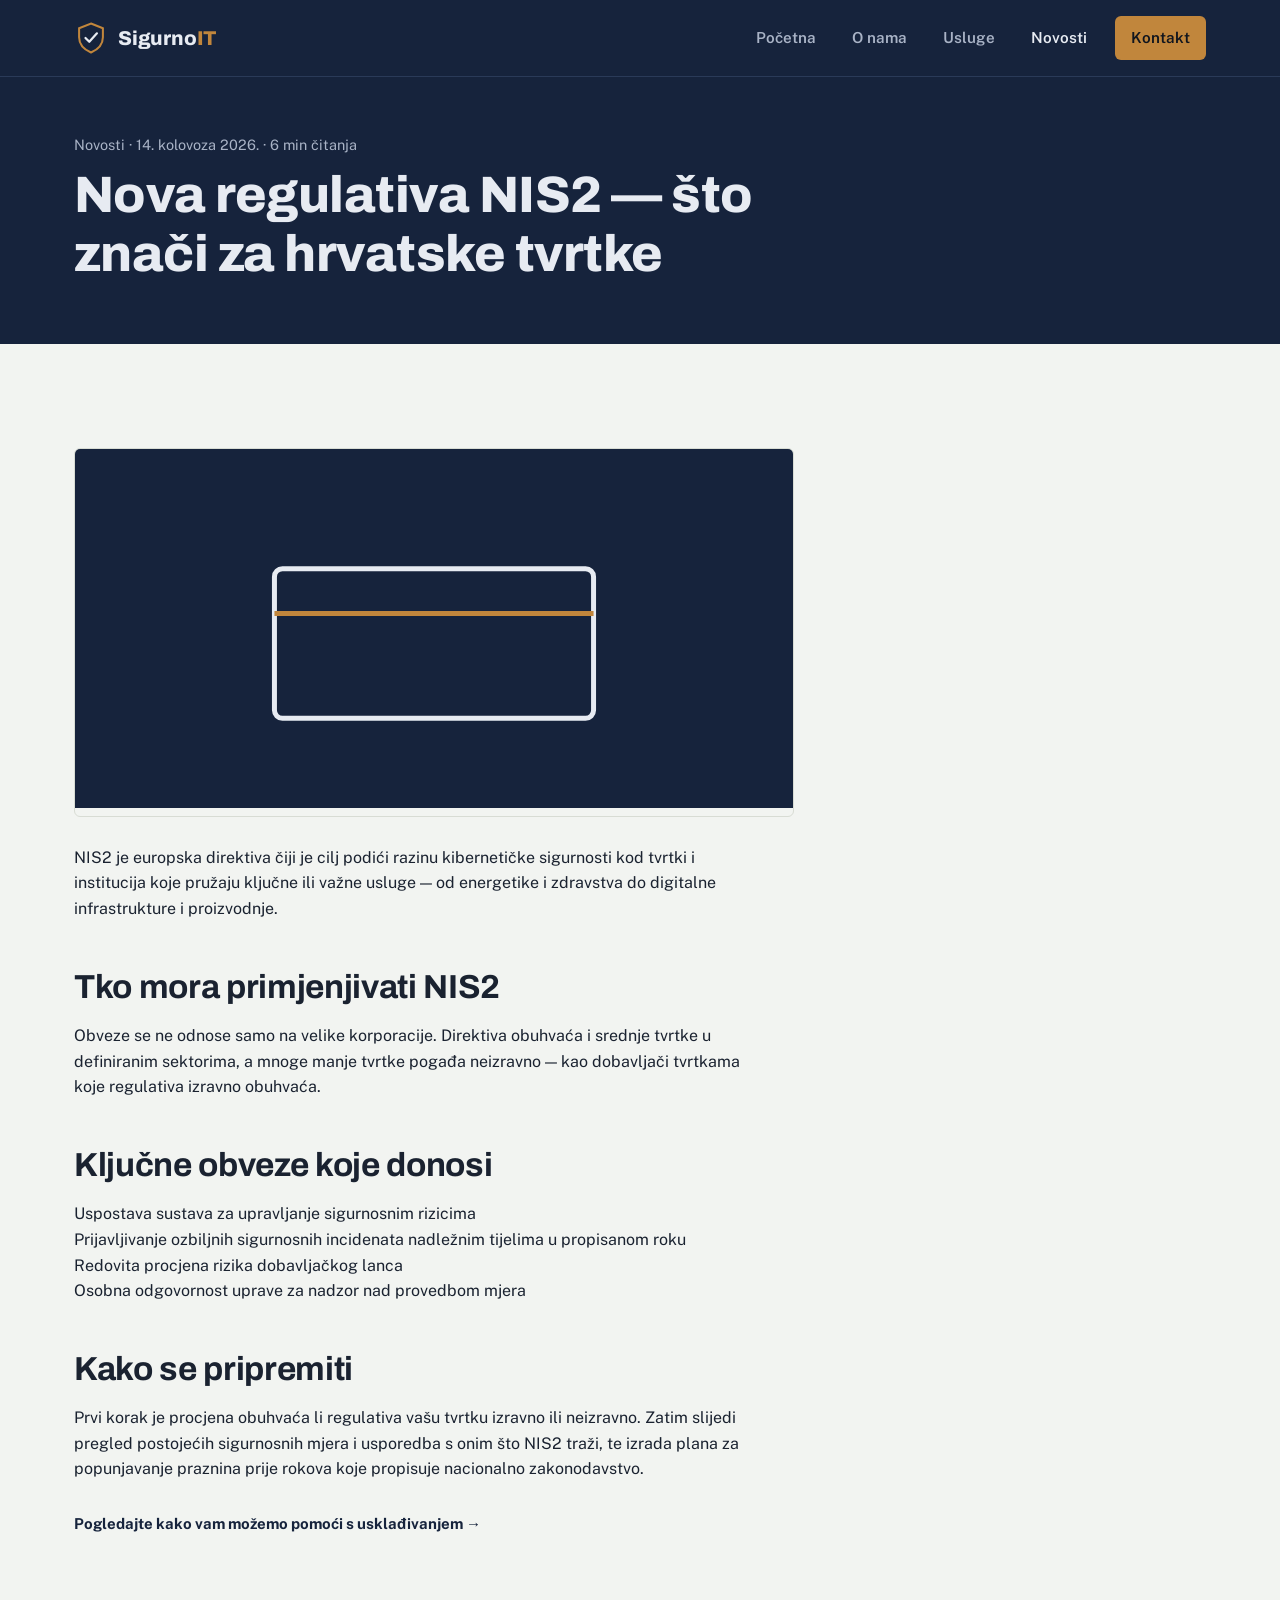
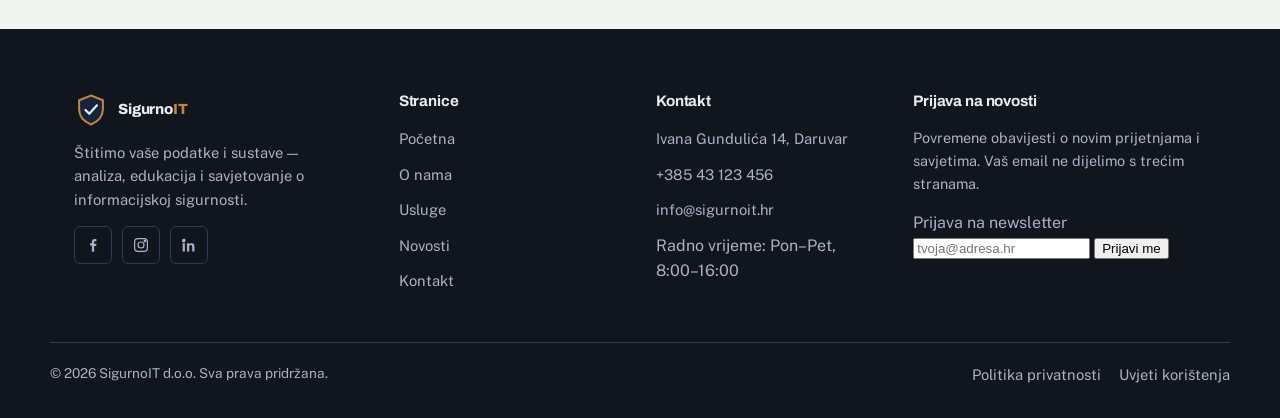
<file: clanak-3.html>
<!DOCTYPE html>
<!-- TSD-4RT | AB | 22.09.2026. -->
<html lang="hr">
<head>
<meta charset="UTF-8">
<meta name="viewport" content="width=device-width, initial-scale=1.0">
<title>Nova regulativa NIS2 — što znači za hrvatske tvrtke — SigurnoIT</title>
<meta name="description" content="Kratak vodič kroz obveze koje NIS2 direktiva donosi i tko je sve mora primjenjivati.">
<link rel="icon" href="data:image/svg+xml,<svg xmlns=%22http://www.w3.org/2000/svg%22 viewBox=%220 0 40 40%22><path d=%22M20 3 L34 8.5 V19 C34 27.5 28 33.5 20 37 C12 33.5 6 27.5 6 19 V8.5 L20 3Z%22 fill=%22%2316233C%22 stroke=%22%23C1863C%22 stroke-width=%222.4%22/></svg>">
<link rel="stylesheet" href="css/style.css">
</head>
<body data-page="novosti">

<header class="site-header">
  <div class="container header-inner">
    <a href="index.html" class="logo" aria-label="SigurnoIT — početna stranica">
      <svg viewBox="0 0 40 40" fill="none" xmlns="http://www.w3.org/2000/svg" aria-hidden="true">
        <path d="M20 3 L34 8.5 V19 C34 27.5 28 33.5 20 37 C12 33.5 6 27.5 6 19 V8.5 L20 3Z" stroke="#C1863C" stroke-width="2.4" fill="#16233C"/>
        <path d="M13.5 20 L18 24.5 L27 14.5" stroke="#E7EBF2" stroke-width="2.6" stroke-linecap="round" stroke-linejoin="round"/>
      </svg>
      <span>Sigurno<span style="color:#C1863C">IT</span></span>
    </a>
    <nav class="main-nav" aria-label="Glavna navigacija">
      <button class="nav-toggle" id="nav-toggle" aria-expanded="false" aria-controls="nav-menu">
        <span></span><span></span><span></span>
        <span class="sr-only">Otvori izbornik</span>
      </button>
      <ul id="nav-menu" class="nav-menu">
        <li><a href="index.html" data-page="index">Početna</a></li>
        <li><a href="o-nama.html" data-page="o-nama">O nama</a></li>
        <li><a href="usluge.html" data-page="usluge">Usluge</a></li>
        <li><a href="novosti.html" data-page="novosti">Novosti</a></li>
        <li><a href="kontakt.html" data-page="kontakt" class="nav-cta">Kontakt</a></li>
      </ul>
    </nav>
  </div>
</header>

<main>
  <section class="hero article-page-hero">
    <div class="container">
      <p class="article-meta">Novosti · 14. kolovoza 2026. · 6 min čitanja</p>
      <h1 style="max-width: 24ch;">Nova regulativa NIS2 — što znači za hrvatske tvrtke</h1>
    </div>
  </section>

  <section class="section-light">
    <div class="container">
      <div class="article-content">

        <div class="article-cover">
          <svg viewBox="0 0 720 360" xmlns="http://www.w3.org/2000/svg"><rect width="720" height="360" fill="#16233C"/><rect x="200" y="120" width="320" height="150" rx="8" stroke="#E7EBF2" stroke-width="5" fill="none"/><line x1="200" y1="165" x2="520" y2="165" stroke="#C1863C" stroke-width="5"/></svg>
        </div>

        <p>NIS2 je europska direktiva čiji je cilj podići razinu kibernetičke sigurnosti kod tvrtki i institucija koje pružaju ključne ili važne usluge — od energetike i zdravstva do digitalne infrastrukture i proizvodnje.</p>

        <h2>Tko mora primjenjivati NIS2</h2>
        <p>Obveze se ne odnose samo na velike korporacije. Direktiva obuhvaća i srednje tvrtke u definiranim sektorima, a mnoge manje tvrtke pogađa neizravno — kao dobavljači tvrtkama koje regulativa izravno obuhvaća.</p>

        <h2>Ključne obveze koje donosi</h2>
        <ul>
          <li>Uspostava sustava za upravljanje sigurnosnim rizicima</li>
          <li>Prijavljivanje ozbiljnih sigurnosnih incidenata nadležnim tijelima u propisanom roku</li>
          <li>Redovita procjena rizika dobavljačkog lanca</li>
          <li>Osobna odgovornost uprave za nadzor nad provedbom mjera</li>
        </ul>

        <h2>Kako se pripremiti</h2>
        <p>Prvi korak je procjena obuhvaća li regulativa vašu tvrtku izravno ili neizravno. Zatim slijedi pregled postojećih sigurnosnih mjera i usporedba s onim što NIS2 traži, te izrada plana za popunjavanje praznina prije rokova koje propisuje nacionalno zakonodavstvo.</p>

        <p><a href="usluge.html" class="read-more">Pogledajte kako vam možemo pomoći s usklađivanjem →</a></p>
      </div>
    </div>
  </section>
</main>

<footer class="site-footer">
  <div class="container footer-grid">
    <div class="footer-brand">
      <a href="index.html" class="logo">
        <svg viewBox="0 0 40 40" fill="none" xmlns="http://www.w3.org/2000/svg" aria-hidden="true">
          <path d="M20 3 L34 8.5 V19 C34 27.5 28 33.5 20 37 C12 33.5 6 27.5 6 19 V8.5 L20 3Z" stroke="#C1863C" stroke-width="2.4" fill="#16233C"/>
          <path d="M13.5 20 L18 24.5 L27 14.5" stroke="#E7EBF2" stroke-width="2.6" stroke-linecap="round" stroke-linejoin="round"/>
        </svg>
        <span>Sigurno<span style="color:#C1863C">IT</span></span>
      </a>
      <p>Štitimo vaše podatke i sustave — analiza, edukacija i savjetovanje o informacijskoj sigurnosti.</p>
      <div class="social-row">
        <a href="https://facebook.com" target="_blank" rel="noopener" aria-label="SigurnoIT na Facebooku">
          <svg viewBox="0 0 24 24" fill="currentColor"><path d="M13.5 21v-7.7h2.6l.4-3h-3v-1.9c0-.87.24-1.46 1.5-1.46h1.6V4.34C15.9 4.24 15 4.16 14 4.16c-2.1 0-3.5 1.28-3.5 3.63v2.02H8v3h2.5V21h3Z"/></svg>
        </a>
        <a href="https://instagram.com" target="_blank" rel="noopener" aria-label="SigurnoIT na Instagramu">
          <svg viewBox="0 0 24 24" fill="none" stroke="currentColor" stroke-width="1.6"><rect x="3.5" y="3.5" width="17" height="17" rx="4.5"/><circle cx="12" cy="12" r="4"/><circle cx="17.2" cy="6.8" r="1"/></svg>
        </a>
        <a href="https://linkedin.com" target="_blank" rel="noopener" aria-label="SigurnoIT na LinkedInu">
          <svg viewBox="0 0 24 24" fill="currentColor"><path d="M4.98 3.5A2.5 2.5 0 1 1 5 8.5a2.5 2.5 0 0 1-.02-5ZM3.5 9.75h3V20.5h-3V9.75Zm6.4 0h2.88v1.47h.04c.4-.75 1.38-1.55 2.84-1.55 3.04 0 3.6 2 3.6 4.6v6.23h-3v-5.52c0-1.32-.02-3-1.83-3-1.84 0-2.12 1.43-2.12 2.9v5.62h-3V9.75Z"/></svg>
        </a>
      </div>
    </div>

    <div class="footer-col">
      <h3>Stranice</h3>
      <ul>
        <li><a href="index.html">Početna</a></li>
        <li><a href="o-nama.html">O nama</a></li>
        <li><a href="usluge.html">Usluge</a></li>
        <li><a href="novosti.html">Novosti</a></li>
        <li><a href="kontakt.html">Kontakt</a></li>
      </ul>
    </div>

    <div class="footer-col">
      <h3>Kontakt</h3>
      <ul>
        <li><a href="https://www.google.com/maps/search/Ivana+Gundulica+14+Daruvar" target="_blank" rel="noopener">Ivana Gundulića 14, Daruvar</a></li>
        <li><a href="tel:+38543123456">+385 43 123 456</a></li>
        <li><a href="mailto:info@sigurnoit.hr">info@sigurnoit.hr</a></li>
        <li>Radno vrijeme: Pon–Pet, 8:00–16:00</li>
      </ul>
    </div>

    <div class="footer-col newsletter">
      <h3>Prijava na novosti</h3>
      <p style="font-size:0.9rem; max-width: 32ch;">Povremene obavijesti o novim prijetnjama i savjetima. Vaš email ne dijelimo s trećim stranama.</p>
      <form action="https://formspree.io/f/xeaovzya" method="POST">
        <label for="newsletter-email">Prijava na newsletter</label>
        <input id="newsletter-email" type="email" name="email" required
               placeholder="tvoja@adresa.hr">
        <button type="submit">Prijavi me</button>
      </form>
      <p class="form-message" id="newsletter-message" role="status" aria-live="polite"></p>
    </div>
  </div>

  <div class="container footer-bottom">
    <p>© 2026 SigurnoIT d.o.o. Sva prava pridržana.</p>
    <ul>
      <li><a href="politika-privatnosti.html">Politika privatnosti</a></li>
      <li><a href="uvjeti-koristenja.html">Uvjeti korištenja</a></li>
    </ul>
  </div>
</footer>

<script src="js/main.js"></script>
</body>
</html>
</file>
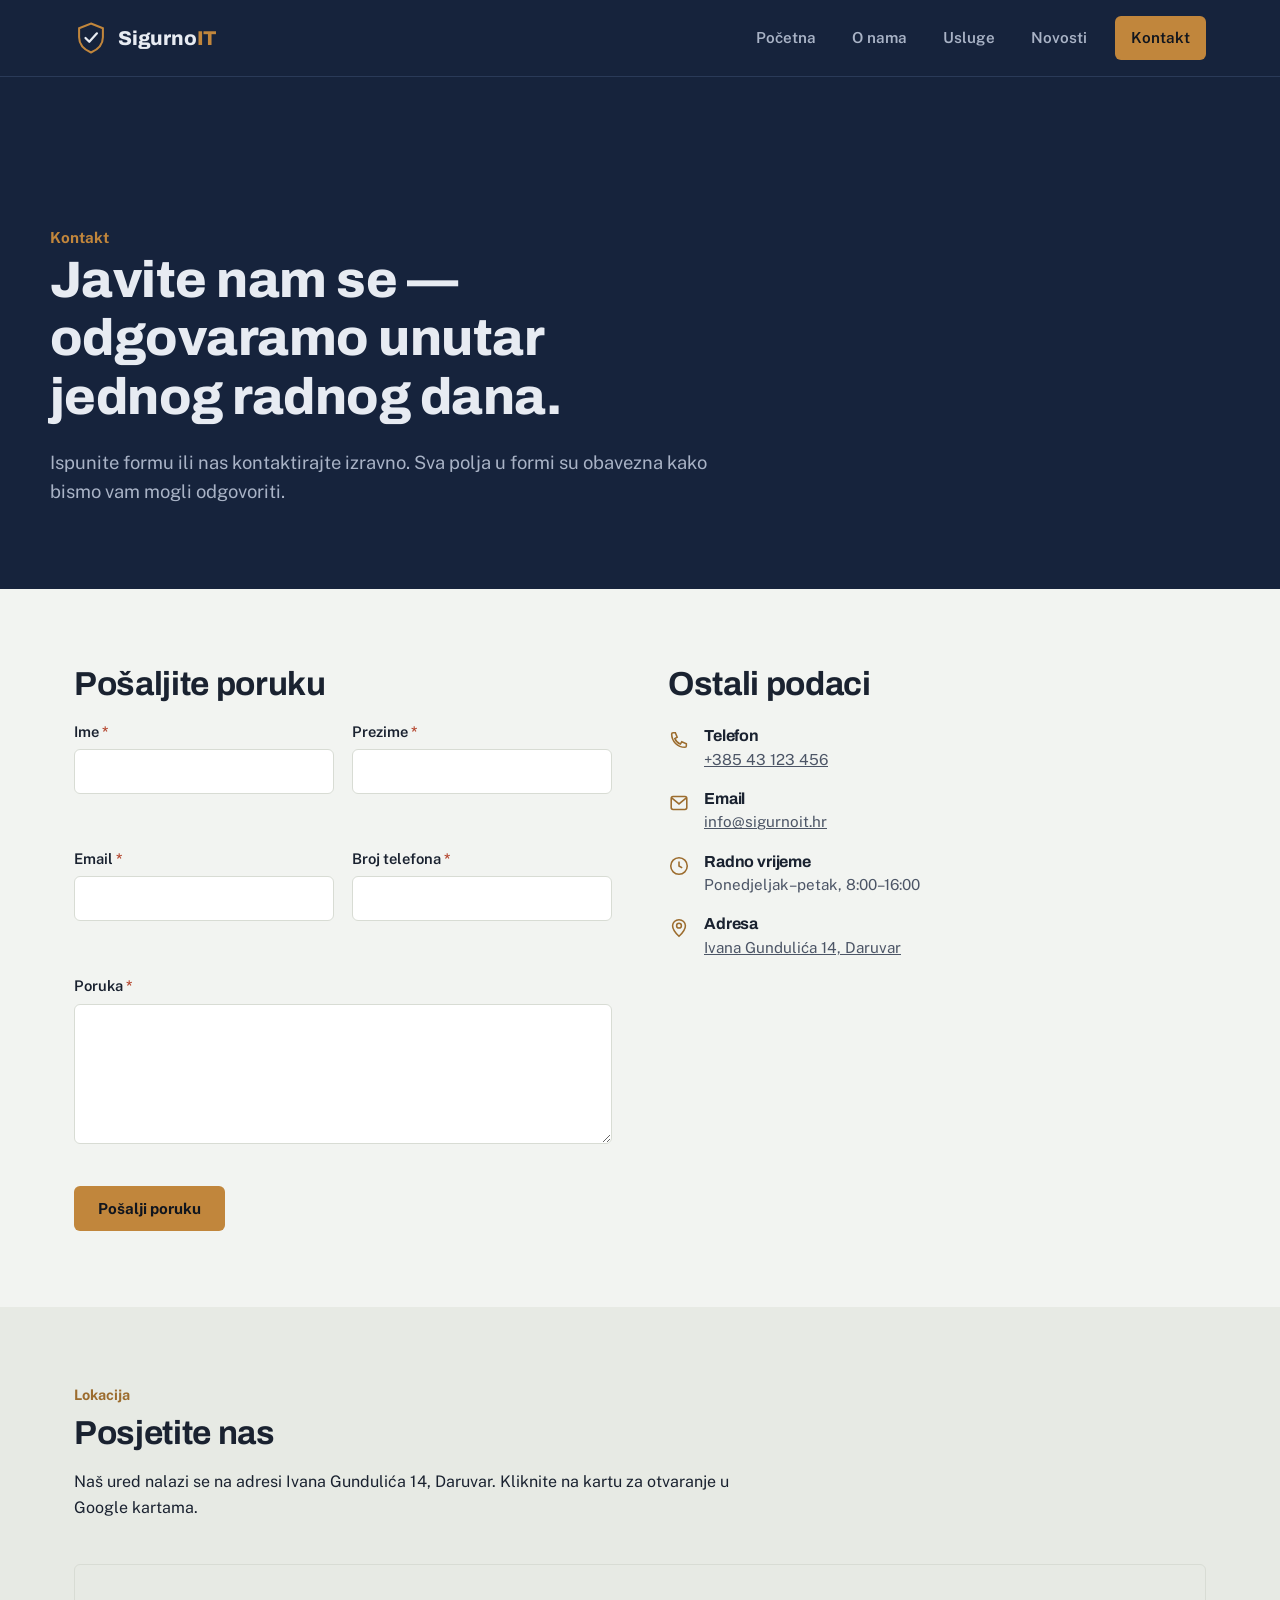
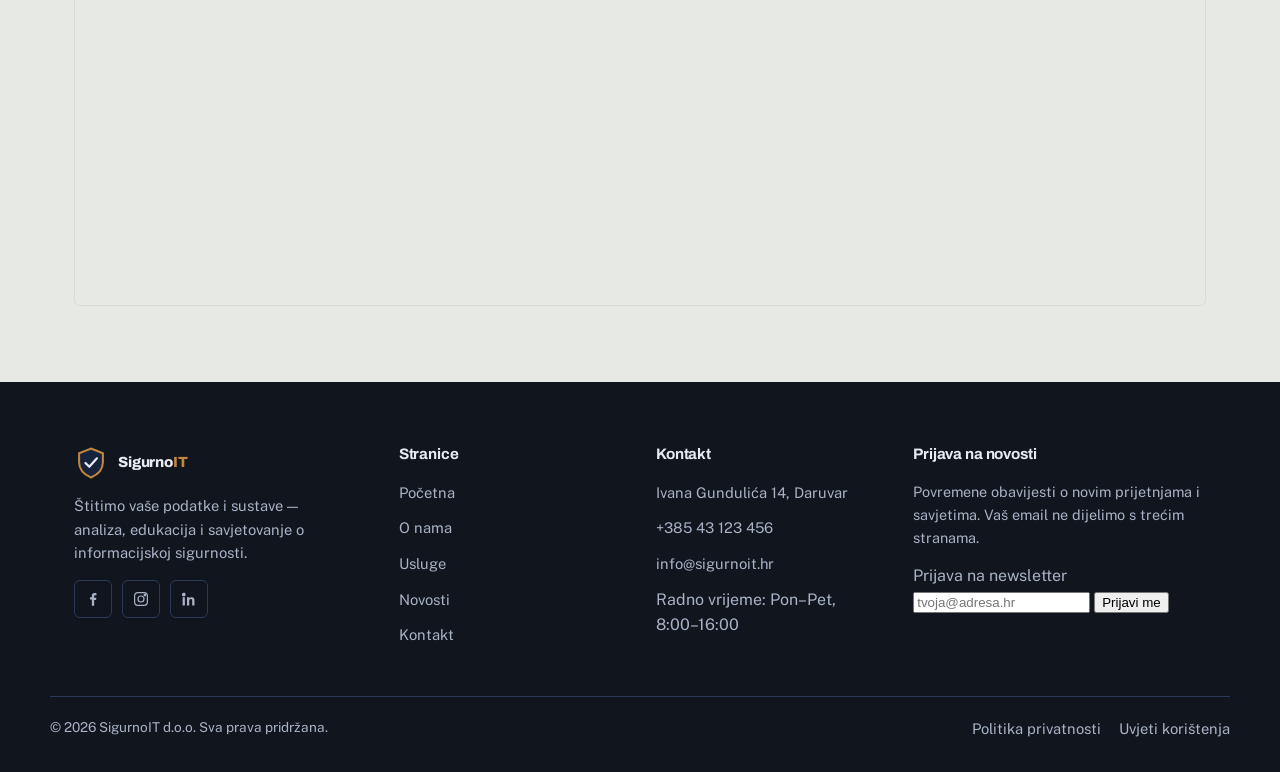
<file: kontakt.html>
<!DOCTYPE html>
<!-- TSD-4RT | AB | 22.09.2026. -->
<html lang="hr">
<head>
<meta charset="UTF-8">
<meta name="viewport" content="width=device-width, initial-scale=1.0">
<title>Kontakt — SigurnoIT</title>
<meta name="description" content="Kontaktirajte SigurnoIT — javite nam se putem forme, telefona ili emaila, ili nas posjetite u Daruvaru.">
<link rel="icon" href="data:image/svg+xml,<svg xmlns=%22http://www.w3.org/2000/svg%22 viewBox=%220 0 40 40%22><path d=%22M20 3 L34 8.5 V19 C34 27.5 28 33.5 20 37 C12 33.5 6 27.5 6 19 V8.5 L20 3Z%22 fill=%22%2316233C%22 stroke=%22%23C1863C%22 stroke-width=%222.4%22/></svg>">
<link rel="stylesheet" href="css/style.css">
</head>
<body data-page="kontakt">

<header class="site-header">
  <div class="container header-inner">
    <a href="index.html" class="logo" aria-label="SigurnoIT — početna stranica">
      <svg viewBox="0 0 40 40" fill="none" xmlns="http://www.w3.org/2000/svg" aria-hidden="true">
        <path d="M20 3 L34 8.5 V19 C34 27.5 28 33.5 20 37 C12 33.5 6 27.5 6 19 V8.5 L20 3Z" stroke="#C1863C" stroke-width="2.4" fill="#16233C"/>
        <path d="M13.5 20 L18 24.5 L27 14.5" stroke="#E7EBF2" stroke-width="2.6" stroke-linecap="round" stroke-linejoin="round"/>
      </svg>
      <span>Sigurno<span style="color:#C1863C">IT</span></span>
    </a>
    <nav class="main-nav" aria-label="Glavna navigacija">
      <button class="nav-toggle" id="nav-toggle" aria-expanded="false" aria-controls="nav-menu">
        <span></span><span></span><span></span>
        <span class="sr-only">Otvori izbornik</span>
      </button>
      <ul id="nav-menu" class="nav-menu">
        <li><a href="index.html" data-page="index">Početna</a></li>
        <li><a href="o-nama.html" data-page="o-nama">O nama</a></li>
        <li><a href="usluge.html" data-page="usluge">Usluge</a></li>
        <li><a href="novosti.html" data-page="novosti">Novosti</a></li>
        <li><a href="kontakt.html" data-page="kontakt" class="nav-cta">Kontakt</a></li>
      </ul>
    </nav>
  </div>
</header>

<main>

  <section class="hero" style="padding-bottom: 40px;">
    <div class="container" style="padding: 72px 0 24px;">
      <span class="hero-eyebrow">Kontakt</span>
      <h1 style="max-width: 20ch;">Javite nam se — odgovaramo unutar jednog radnog dana.</h1>
      <p class="lede" style="max-width: 60ch;">Ispunite formu ili nas kontaktirajte izravno. Sva polja u formi su obavezna kako bismo vam mogli odgovoriti.</p>
    </div>
  </section>

  <section class="section-light">
    <div class="container grid grid-2" style="align-items: start; gap: 56px;">

      <div>
        <h2>Pošaljite poruku</h2>
        <form id="contact-form" novalidate>
          <div class="form-grid">
            <div class="field">
              <label for="cf-first-name">Ime <span class="req">*</span></label>
              <input type="text" id="cf-first-name" name="firstName" required>
              <p class="error-msg" id="err-first-name"></p>
            </div>
            <div class="field">
              <label for="cf-last-name">Prezime <span class="req">*</span></label>
              <input type="text" id="cf-last-name" name="lastName" required>
              <p class="error-msg" id="err-last-name"></p>
            </div>
            <div class="field">
              <label for="cf-email">Email <span class="req">*</span></label>
              <input type="email" id="cf-email" name="email" required>
              <p class="error-msg" id="err-email"></p>
            </div>
            <div class="field">
              <label for="cf-phone">Broj telefona <span class="req">*</span></label>
              <input type="tel" id="cf-phone" name="phone" required>
              <p class="error-msg" id="err-phone"></p>
            </div>
            <div class="field full">
              <label for="cf-message">Poruka <span class="req">*</span></label>
              <textarea id="cf-message" name="message" rows="6" required></textarea>
              <p class="error-msg" id="err-message"></p>
            </div>
          </div>
          <button type="submit" class="btn btn-primary" style="margin-top: 8px;">Pošalji poruku</button>
          <p class="form-status" id="contact-status" role="status" aria-live="polite"></p>
        </form>
      </div>

      <div>
        <h2>Ostali podaci</h2>
        <div class="contact-info-list">
          <div class="contact-info-item">
            <svg viewBox="0 0 24 24" fill="none" stroke="currentColor" stroke-width="1.7"><path d="M4 5.5 C4 4.7 4.7 4 5.5 4 H8 L10 9 L7.5 10.5 C8.5 13 11 15.5 13.5 16.5 L15 14 L20 16 V18.5 C20 19.3 19.3 20 18.5 20 C10.5 20 4 13.5 4 5.5Z"/></svg>
            <div><h3>Telefon</h3><p><a href="tel:+38543123456">+385 43 123 456</a></p></div>
          </div>
          <div class="contact-info-item">
            <svg viewBox="0 0 24 24" fill="none" stroke="currentColor" stroke-width="1.7"><rect x="3.5" y="5" width="17" height="14" rx="2"/><path d="M4 6.5 L12 13 L20 6.5"/></svg>
            <div><h3>Email</h3><p><a href="mailto:info@sigurnoit.hr">info@sigurnoit.hr</a></p></div>
          </div>
          <div class="contact-info-item">
            <svg viewBox="0 0 24 24" fill="none" stroke="currentColor" stroke-width="1.7"><circle cx="12" cy="12" r="9"/><path d="M12 7 V12 L15.5 14"/></svg>
            <div><h3>Radno vrijeme</h3><p>Ponedjeljak–petak, 8:00–16:00</p></div>
          </div>
          <div class="contact-info-item">
            <svg viewBox="0 0 24 24" fill="none" stroke="currentColor" stroke-width="1.7"><path d="M12 21 C12 21 5 14.5 5 9.5 C5 5.9 8.1 3 12 3 C15.9 3 19 5.9 19 9.5 C19 14.5 12 21 12 21Z"/><circle cx="12" cy="9.5" r="2.6"/></svg>
            <div><h3>Adresa</h3><p><a href="https://www.google.com/maps/search/Ivana+Gundulica+14+Daruvar" target="_blank" rel="noopener">Ivana Gundulića 14, Daruvar</a></p></div>
          </div>
        </div>
      </div>

    </div>
  </section>

  <section class="section-alt">
    <div class="container">
      <div class="section-head">
        <span class="kicker">Lokacija</span>
        <h2>Posjetite nas</h2>
        <p>Naš ured nalazi se na adresi Ivana Gundulića 14, Daruvar. Kliknite na kartu za otvaranje u Google kartama.</p>
      </div>
      <a class="map-frame" href="https://www.google.com/maps/search/Ivana+Gundulica+14+Daruvar" target="_blank" rel="noopener" aria-label="Otvori lokaciju SigurnoIT-a u Google kartama (Ivana Gundulića 14, Daruvar)" style="display:block;">
        <iframe
          src="https://www.google.com/maps?q=Ivana+Gundulica+14,+Daruvar&output=embed"
          loading="lazy"
          title="Karta — Ivana Gundulića 14, Daruvar"
          aria-hidden="true"
          tabindex="-1">
        </iframe>
      </a>
    </div>
  </section>

</main>

<footer class="site-footer">
  <div class="container footer-grid">
    <div class="footer-brand">
      <a href="index.html" class="logo">
        <svg viewBox="0 0 40 40" fill="none" xmlns="http://www.w3.org/2000/svg" aria-hidden="true">
          <path d="M20 3 L34 8.5 V19 C34 27.5 28 33.5 20 37 C12 33.5 6 27.5 6 19 V8.5 L20 3Z" stroke="#C1863C" stroke-width="2.4" fill="#16233C"/>
          <path d="M13.5 20 L18 24.5 L27 14.5" stroke="#E7EBF2" stroke-width="2.6" stroke-linecap="round" stroke-linejoin="round"/>
        </svg>
        <span>Sigurno<span style="color:#C1863C">IT</span></span>
      </a>
      <p>Štitimo vaše podatke i sustave — analiza, edukacija i savjetovanje o informacijskoj sigurnosti.</p>
      <div class="social-row">
        <a href="https://facebook.com" target="_blank" rel="noopener" aria-label="SigurnoIT na Facebooku">
          <svg viewBox="0 0 24 24" fill="currentColor"><path d="M13.5 21v-7.7h2.6l.4-3h-3v-1.9c0-.87.24-1.46 1.5-1.46h1.6V4.34C15.9 4.24 15 4.16 14 4.16c-2.1 0-3.5 1.28-3.5 3.63v2.02H8v3h2.5V21h3Z"/></svg>
        </a>
        <a href="https://instagram.com" target="_blank" rel="noopener" aria-label="SigurnoIT na Instagramu">
          <svg viewBox="0 0 24 24" fill="none" stroke="currentColor" stroke-width="1.6"><rect x="3.5" y="3.5" width="17" height="17" rx="4.5"/><circle cx="12" cy="12" r="4"/><circle cx="17.2" cy="6.8" r="1"/></svg>
        </a>
        <a href="https://linkedin.com" target="_blank" rel="noopener" aria-label="SigurnoIT na LinkedInu">
          <svg viewBox="0 0 24 24" fill="currentColor"><path d="M4.98 3.5A2.5 2.5 0 1 1 5 8.5a2.5 2.5 0 0 1-.02-5ZM3.5 9.75h3V20.5h-3V9.75Zm6.4 0h2.88v1.47h.04c.4-.75 1.38-1.55 2.84-1.55 3.04 0 3.6 2 3.6 4.6v6.23h-3v-5.52c0-1.32-.02-3-1.83-3-1.84 0-2.12 1.43-2.12 2.9v5.62h-3V9.75Z"/></svg>
        </a>
      </div>
    </div>

    <div class="footer-col">
      <h3>Stranice</h3>
      <ul>
        <li><a href="index.html">Početna</a></li>
        <li><a href="o-nama.html">O nama</a></li>
        <li><a href="usluge.html">Usluge</a></li>
        <li><a href="novosti.html">Novosti</a></li>
        <li><a href="kontakt.html">Kontakt</a></li>
      </ul>
    </div>

    <div class="footer-col">
      <h3>Kontakt</h3>
      <ul>
        <li><a href="https://www.google.com/maps/search/Ivana+Gundulica+14+Daruvar" target="_blank" rel="noopener">Ivana Gundulića 14, Daruvar</a></li>
        <li><a href="tel:+38543123456">+385 43 123 456</a></li>
        <li><a href="mailto:info@sigurnoit.hr">info@sigurnoit.hr</a></li>
        <li>Radno vrijeme: Pon–Pet, 8:00–16:00</li>
      </ul>
    </div>

    <div class="footer-col newsletter">
      <h3>Prijava na novosti</h3>
      <p style="font-size:0.9rem; max-width: 32ch;">Povremene obavijesti o novim prijetnjama i savjetima. Vaš email ne dijelimo s trećim stranama.</p>
      <form action="https://formspree.io/f/xeaovzya" method="POST">
        <label for="newsletter-email">Prijava na newsletter</label>
        <input id="newsletter-email" type="email" name="email" required
               placeholder="tvoja@adresa.hr">
        <button type="submit">Prijavi me</button>
      </form>
      <p class="form-message" id="newsletter-message" role="status" aria-live="polite"></p>
    </div>
  </div>

  <div class="container footer-bottom">
    <p>© 2026 SigurnoIT d.o.o. Sva prava pridržana.</p>
    <ul>
      <li><a href="politika-privatnosti.html">Politika privatnosti</a></li>
      <li><a href="uvjeti-koristenja.html">Uvjeti korištenja</a></li>
    </ul>
  </div>
</footer>

<script src="js/main.js"></script>
</body>
</html>
</file>
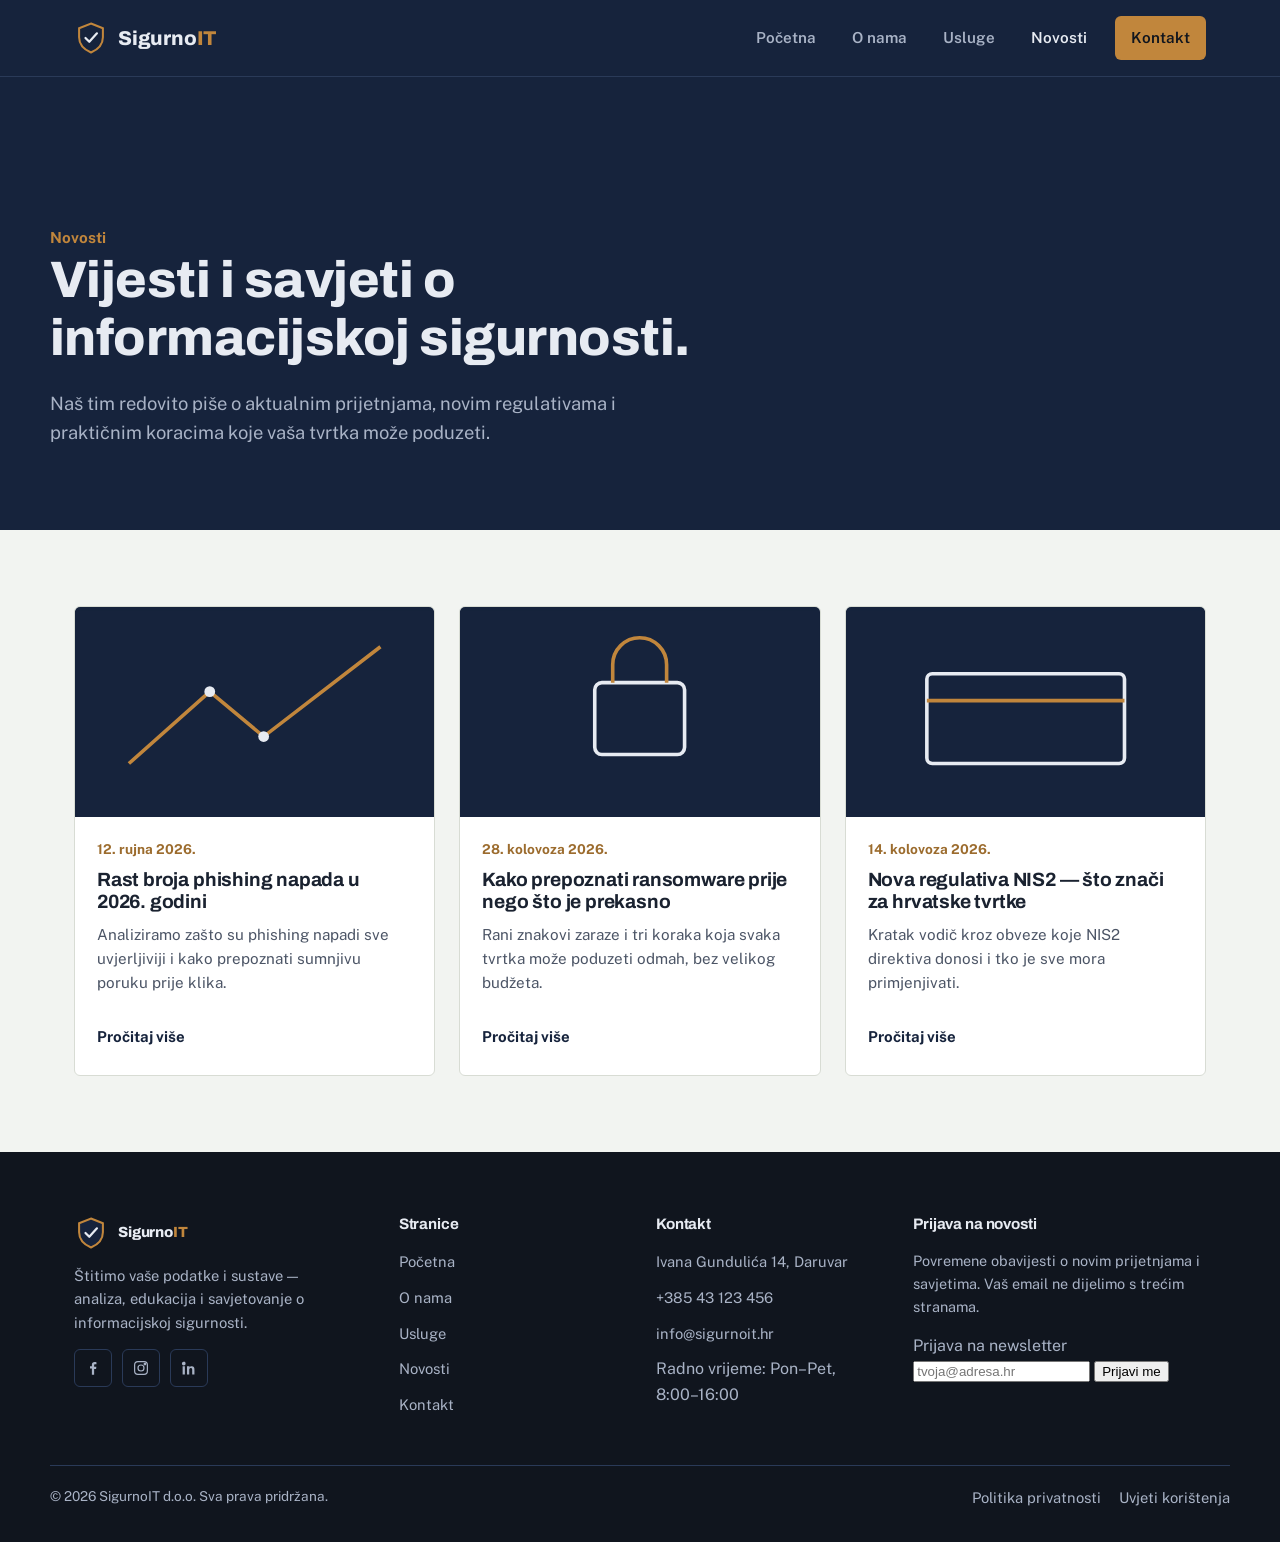
<file: novosti.html>
<!DOCTYPE html>
<!-- TSD-4RT | AB | 22.09.2026. -->
<html lang="hr">
<head>
<meta charset="UTF-8">
<meta name="viewport" content="width=device-width, initial-scale=1.0">
<title>Novosti — SigurnoIT</title>
<meta name="description" content="Najnoviji članci i vijesti o informacijskoj sigurnosti od tima SigurnoIT.">
<link rel="icon" href="data:image/svg+xml,<svg xmlns=%22http://www.w3.org/2000/svg%22 viewBox=%220 0 40 40%22><path d=%22M20 3 L34 8.5 V19 C34 27.5 28 33.5 20 37 C12 33.5 6 27.5 6 19 V8.5 L20 3Z%22 fill=%22%2316233C%22 stroke=%22%23C1863C%22 stroke-width=%222.4%22/></svg>">
<link rel="stylesheet" href="css/style.css">
</head>
<body data-page="novosti">

<header class="site-header">
  <div class="container header-inner">
    <a href="index.html" class="logo" aria-label="SigurnoIT — početna stranica">
      <svg viewBox="0 0 40 40" fill="none" xmlns="http://www.w3.org/2000/svg" aria-hidden="true">
        <path d="M20 3 L34 8.5 V19 C34 27.5 28 33.5 20 37 C12 33.5 6 27.5 6 19 V8.5 L20 3Z" stroke="#C1863C" stroke-width="2.4" fill="#16233C"/>
        <path d="M13.5 20 L18 24.5 L27 14.5" stroke="#E7EBF2" stroke-width="2.6" stroke-linecap="round" stroke-linejoin="round"/>
      </svg>
      <span>Sigurno<span style="color:#C1863C">IT</span></span>
    </a>
    <nav class="main-nav" aria-label="Glavna navigacija">
      <button class="nav-toggle" id="nav-toggle" aria-expanded="false" aria-controls="nav-menu">
        <span></span><span></span><span></span>
        <span class="sr-only">Otvori izbornik</span>
      </button>
      <ul id="nav-menu" class="nav-menu">
        <li><a href="index.html" data-page="index">Početna</a></li>
        <li><a href="o-nama.html" data-page="o-nama">O nama</a></li>
        <li><a href="usluge.html" data-page="usluge">Usluge</a></li>
        <li><a href="novosti.html" data-page="novosti">Novosti</a></li>
        <li><a href="kontakt.html" data-page="kontakt" class="nav-cta">Kontakt</a></li>
      </ul>
    </nav>
  </div>
</header>

<main>

  <section class="hero" style="padding-bottom: 40px;">
    <div class="container" style="padding: 72px 0 24px;">
      <span class="hero-eyebrow">Novosti</span>
      <h1 style="max-width: 20ch;">Vijesti i savjeti o informacijskoj sigurnosti.</h1>
      <p class="lede" style="max-width: 60ch;">Naš tim redovito piše o aktualnim prijetnjama, novim regulativama i praktičnim koracima koje vaša tvrtka može poduzeti.</p>
    </div>
  </section>

  <section class="section-light">
    <div class="container">
      <div class="grid grid-3">

        <article class="article-card">
          <div class="article-thumb">
            <svg viewBox="0 0 400 225" xmlns="http://www.w3.org/2000/svg"><rect width="400" height="225" fill="#16233C"/><path d="M60 170 L150 90 L210 140 L340 40" stroke="#C1863C" stroke-width="4" fill="none"/><circle cx="150" cy="90" r="6" fill="#E7EBF2"/><circle cx="210" cy="140" r="6" fill="#E7EBF2"/></svg>
          </div>
          <div class="article-body">
            <span class="article-date">12. rujna 2026.</span>
            <h3>Rast broja phishing napada u 2026. godini</h3>
            <p>Analiziramo zašto su phishing napadi sve uvjerljiviji i kako prepoznati sumnjivu poruku prije klika.</p>
            <a href="clanak-1.html" class="read-more">Pročitaj više</a>
          </div>
        </article>

        <article class="article-card">
          <div class="article-thumb">
            <svg viewBox="0 0 400 225" xmlns="http://www.w3.org/2000/svg"><rect width="400" height="225" fill="#16233C"/><rect x="150" y="80" width="100" height="80" rx="8" stroke="#E7EBF2" stroke-width="4" fill="none"/><path d="M170 80 V60 a30 30 0 0 1 60 0 V80" stroke="#C1863C" stroke-width="4" fill="none"/></svg>
          </div>
          <div class="article-body">
            <span class="article-date">28. kolovoza 2026.</span>
            <h3>Kako prepoznati ransomware prije nego što je prekasno</h3>
            <p>Rani znakovi zaraze i tri koraka koja svaka tvrtka može poduzeti odmah, bez velikog budžeta.</p>
            <a href="clanak-2.html" class="read-more">Pročitaj više</a>
          </div>
        </article>

        <article class="article-card">
          <div class="article-thumb">
            <svg viewBox="0 0 400 225" xmlns="http://www.w3.org/2000/svg"><rect width="400" height="225" fill="#16233C"/><rect x="90" y="70" width="220" height="100" rx="6" stroke="#E7EBF2" stroke-width="4" fill="none"/><line x1="90" y1="100" x2="310" y2="100" stroke="#C1863C" stroke-width="4"/></svg>
          </div>
          <div class="article-body">
            <span class="article-date">14. kolovoza 2026.</span>
            <h3>Nova regulativa NIS2 — što znači za hrvatske tvrtke</h3>
            <p>Kratak vodič kroz obveze koje NIS2 direktiva donosi i tko je sve mora primjenjivati.</p>
            <a href="clanak-3.html" class="read-more">Pročitaj više</a>
          </div>
        </article>

      </div>
    </div>
  </section>

</main>

<footer class="site-footer">
  <div class="container footer-grid">
    <div class="footer-brand">
      <a href="index.html" class="logo">
        <svg viewBox="0 0 40 40" fill="none" xmlns="http://www.w3.org/2000/svg" aria-hidden="true">
          <path d="M20 3 L34 8.5 V19 C34 27.5 28 33.5 20 37 C12 33.5 6 27.5 6 19 V8.5 L20 3Z" stroke="#C1863C" stroke-width="2.4" fill="#16233C"/>
          <path d="M13.5 20 L18 24.5 L27 14.5" stroke="#E7EBF2" stroke-width="2.6" stroke-linecap="round" stroke-linejoin="round"/>
        </svg>
        <span>Sigurno<span style="color:#C1863C">IT</span></span>
      </a>
      <p>Štitimo vaše podatke i sustave — analiza, edukacija i savjetovanje o informacijskoj sigurnosti.</p>
      <div class="social-row">
        <a href="https://facebook.com" target="_blank" rel="noopener" aria-label="SigurnoIT na Facebooku">
          <svg viewBox="0 0 24 24" fill="currentColor"><path d="M13.5 21v-7.7h2.6l.4-3h-3v-1.9c0-.87.24-1.46 1.5-1.46h1.6V4.34C15.9 4.24 15 4.16 14 4.16c-2.1 0-3.5 1.28-3.5 3.63v2.02H8v3h2.5V21h3Z"/></svg>
        </a>
        <a href="https://instagram.com" target="_blank" rel="noopener" aria-label="SigurnoIT na Instagramu">
          <svg viewBox="0 0 24 24" fill="none" stroke="currentColor" stroke-width="1.6"><rect x="3.5" y="3.5" width="17" height="17" rx="4.5"/><circle cx="12" cy="12" r="4"/><circle cx="17.2" cy="6.8" r="1"/></svg>
        </a>
        <a href="https://linkedin.com" target="_blank" rel="noopener" aria-label="SigurnoIT na LinkedInu">
          <svg viewBox="0 0 24 24" fill="currentColor"><path d="M4.98 3.5A2.5 2.5 0 1 1 5 8.5a2.5 2.5 0 0 1-.02-5ZM3.5 9.75h3V20.5h-3V9.75Zm6.4 0h2.88v1.47h.04c.4-.75 1.38-1.55 2.84-1.55 3.04 0 3.6 2 3.6 4.6v6.23h-3v-5.52c0-1.32-.02-3-1.83-3-1.84 0-2.12 1.43-2.12 2.9v5.62h-3V9.75Z"/></svg>
        </a>
      </div>
    </div>

    <div class="footer-col">
      <h3>Stranice</h3>
      <ul>
        <li><a href="index.html">Početna</a></li>
        <li><a href="o-nama.html">O nama</a></li>
        <li><a href="usluge.html">Usluge</a></li>
        <li><a href="novosti.html">Novosti</a></li>
        <li><a href="kontakt.html">Kontakt</a></li>
      </ul>
    </div>

    <div class="footer-col">
      <h3>Kontakt</h3>
      <ul>
        <li><a href="https://www.google.com/maps/search/Ivana+Gundulica+14+Daruvar" target="_blank" rel="noopener">Ivana Gundulića 14, Daruvar</a></li>
        <li><a href="tel:+38543123456">+385 43 123 456</a></li>
        <li><a href="mailto:info@sigurnoit.hr">info@sigurnoit.hr</a></li>
        <li>Radno vrijeme: Pon–Pet, 8:00–16:00</li>
      </ul>
    </div>

    <div class="footer-col newsletter">
      <h3>Prijava na novosti</h3>
      <p style="font-size:0.9rem; max-width: 32ch;">Povremene obavijesti o novim prijetnjama i savjetima. Vaš email ne dijelimo s trećim stranama.</p>
      <form action="https://formspree.io/f/xeaovzya" method="POST">
        <label for="newsletter-email">Prijava na newsletter</label>
        <input id="newsletter-email" type="email" name="email" required
               placeholder="tvoja@adresa.hr">
        <button type="submit">Prijavi me</button>
      </form>
      <p class="form-message" id="newsletter-message" role="status" aria-live="polite"></p>
    </div>
  </div>

  <div class="container footer-bottom">
    <p>© 2026 SigurnoIT d.o.o. Sva prava pridržana.</p>
    <ul>
      <li><a href="politika-privatnosti.html">Politika privatnosti</a></li>
      <li><a href="uvjeti-koristenja.html">Uvjeti korištenja</a></li>
    </ul>
  </div>
</footer>

<script src="js/main.js"></script>
</body>
</html>
</file>
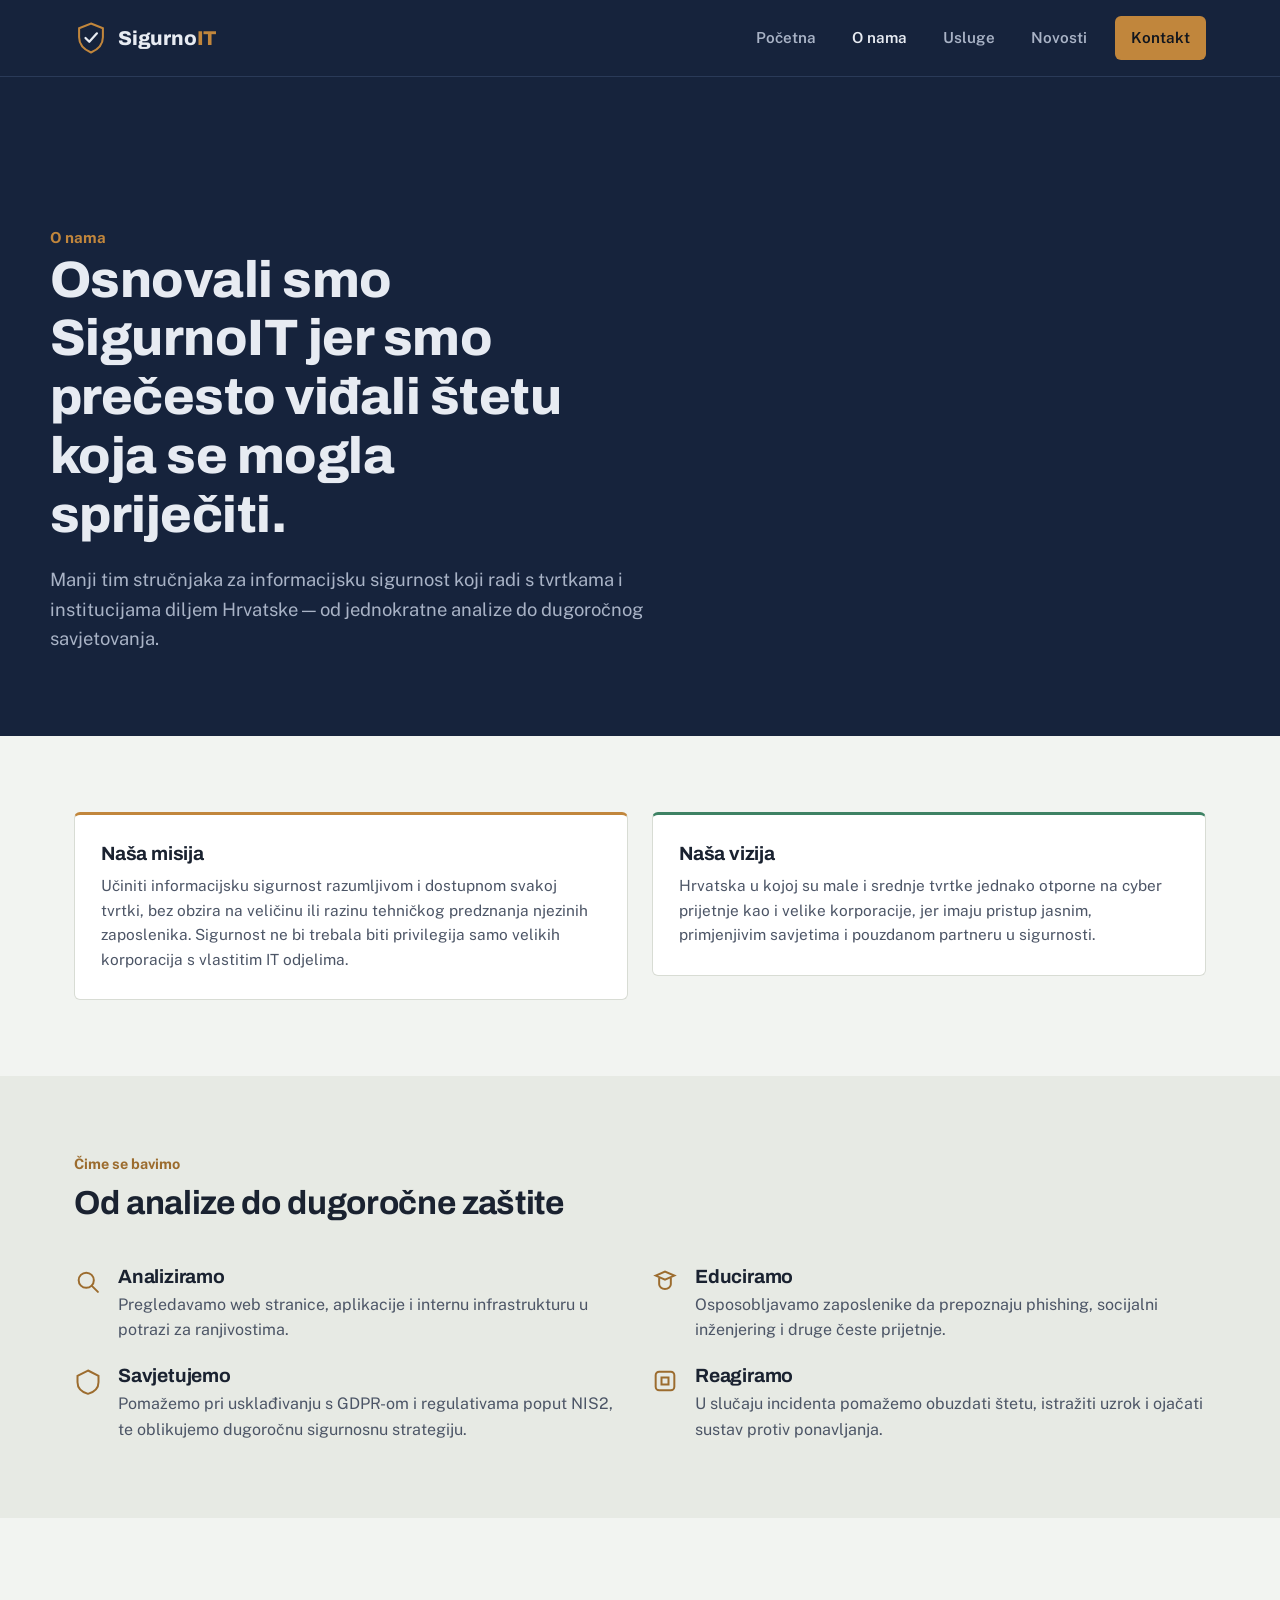
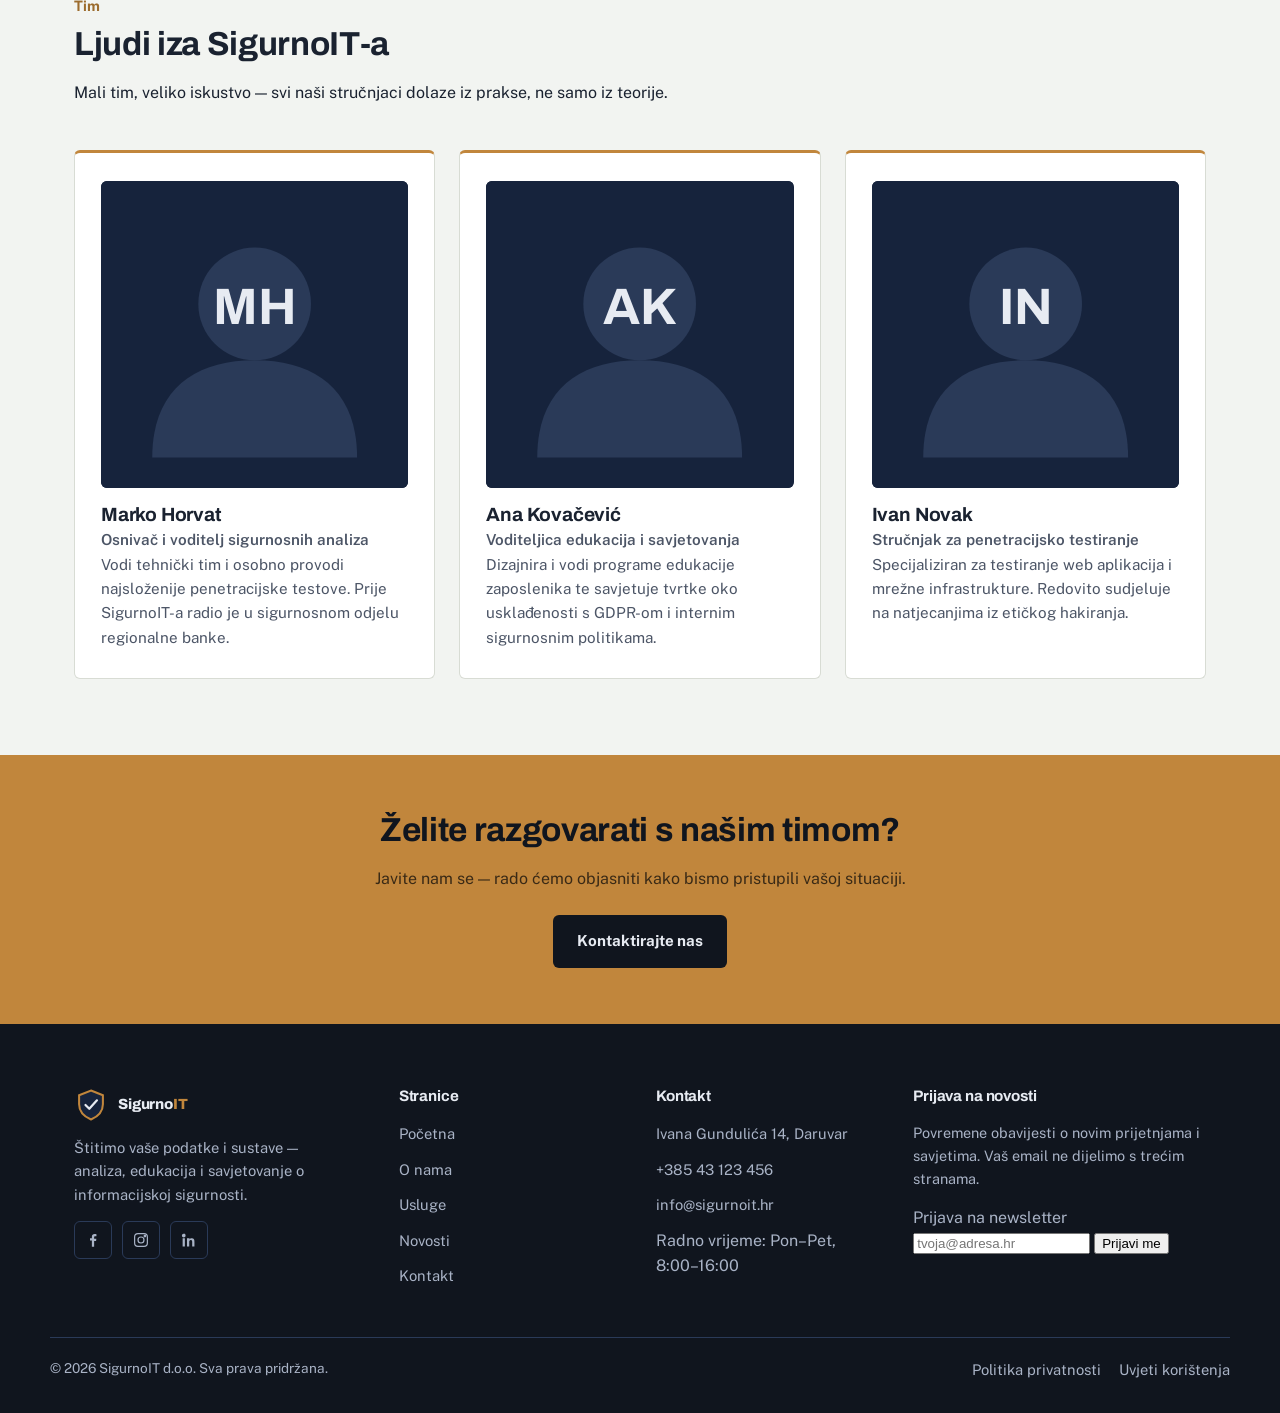
<file: o-nama.html>
<!DOCTYPE html>
<!-- TSD-4RT | AB | 22.09.2026. -->
<html lang="hr">
<head>
<meta charset="UTF-8">
<meta name="viewport" content="width=device-width, initial-scale=1.0">
<title>O nama — SigurnoIT</title>
<meta name="description" content="Upoznajte SigurnoIT: naša misija, vizija i ljudi koji stoje iza tvrtke za informacijsku sigurnost.">
<link rel="icon" href="data:image/svg+xml,<svg xmlns=%22http://www.w3.org/2000/svg%22 viewBox=%220 0 40 40%22><path d=%22M20 3 L34 8.5 V19 C34 27.5 28 33.5 20 37 C12 33.5 6 27.5 6 19 V8.5 L20 3Z%22 fill=%22%2316233C%22 stroke=%22%23C1863C%22 stroke-width=%222.4%22/></svg>">
<link rel="stylesheet" href="css/style.css">
</head>
<body data-page="o-nama">

<header class="site-header">
  <div class="container header-inner">
    <a href="index.html" class="logo" aria-label="SigurnoIT — početna stranica">
      <svg viewBox="0 0 40 40" fill="none" xmlns="http://www.w3.org/2000/svg" aria-hidden="true">
        <path d="M20 3 L34 8.5 V19 C34 27.5 28 33.5 20 37 C12 33.5 6 27.5 6 19 V8.5 L20 3Z" stroke="#C1863C" stroke-width="2.4" fill="#16233C"/>
        <path d="M13.5 20 L18 24.5 L27 14.5" stroke="#E7EBF2" stroke-width="2.6" stroke-linecap="round" stroke-linejoin="round"/>
      </svg>
      <span>Sigurno<span style="color:#C1863C">IT</span></span>
    </a>
    <nav class="main-nav" aria-label="Glavna navigacija">
      <button class="nav-toggle" id="nav-toggle" aria-expanded="false" aria-controls="nav-menu">
        <span></span><span></span><span></span>
        <span class="sr-only">Otvori izbornik</span>
      </button>
      <ul id="nav-menu" class="nav-menu">
        <li><a href="index.html" data-page="index">Početna</a></li>
        <li><a href="o-nama.html" data-page="o-nama">O nama</a></li>
        <li><a href="usluge.html" data-page="usluge">Usluge</a></li>
        <li><a href="novosti.html" data-page="novosti">Novosti</a></li>
        <li><a href="kontakt.html" data-page="kontakt" class="nav-cta">Kontakt</a></li>
      </ul>
    </nav>
  </div>
</header>

<main>

  <section class="hero" style="padding-bottom: 40px;">
    <div class="container" style="padding: 72px 0 24px;">
      <span class="hero-eyebrow">O nama</span>
      <h1 style="max-width: 18ch;">Osnovali smo SigurnoIT jer smo prečesto viđali štetu koja se mogla spriječiti.</h1>
      <p class="lede" style="max-width: 62ch;">Manji tim stručnjaka za informacijsku sigurnost koji radi s tvrtkama i institucijama diljem Hrvatske — od jednokratne analize do dugoročnog savjetovanja.</p>
    </div>
  </section>

  <section class="section-light">
    <div class="container grid grid-2" style="align-items: start;">
      <div class="card" style="border-top-color: var(--gold);">
        <h3>Naša misija</h3>
        <p>Učiniti informacijsku sigurnost razumljivom i dostupnom svakoj tvrtki, bez obzira na veličinu ili razinu tehničkog predznanja njezinih zaposlenika. Sigurnost ne bi trebala biti privilegija samo velikih korporacija s vlastitim IT odjelima.</p>
      </div>
      <div class="card" style="border-top-color: var(--safe);">
        <h3>Naša vizija</h3>
        <p>Hrvatska u kojoj su male i srednje tvrtke jednako otporne na cyber prijetnje kao i velike korporacije, jer imaju pristup jasnim, primjenjivim savjetima i pouzdanom partneru u sigurnosti.</p>
      </div>
    </div>
  </section>

  <section class="section-alt">
    <div class="container">
      <div class="section-head">
        <span class="kicker">Čime se bavimo</span>
        <h2>Od analize do dugoročne zaštite</h2>
      </div>
      <div class="value-list grid grid-2">
        <div class="value-item">
          <svg viewBox="0 0 24 24" fill="none" stroke="currentColor" stroke-width="1.7"><circle cx="10.5" cy="10.5" r="6.5"/><line x1="15.3" y1="15.3" x2="20.5" y2="20.5" stroke-linecap="round"/></svg>
          <div><h3>Analiziramo</h3><p>Pregledavamo web stranice, aplikacije i internu infrastrukturu u potrazi za ranjivostima.</p></div>
        </div>
        <div class="value-item">
          <svg viewBox="0 0 24 24" fill="none" stroke="currentColor" stroke-width="1.7"><path d="M4 6.5 L12 3 L20 6.5 L12 10 L4 6.5Z"/><path d="M7 8.5 V14 C7 16 9 18 12 18 C15 18 17 16 17 14 V8.5"/></svg>
          <div><h3>Educiramo</h3><p>Osposobljavamo zaposlenike da prepoznaju phishing, socijalni inženjering i druge česte prijetnje.</p></div>
        </div>
        <div class="value-item">
          <svg viewBox="0 0 24 24" fill="none" stroke="currentColor" stroke-width="1.7"><path d="M12 3 L21 7.5 V13 C21 18 17 21.5 12 23 C7 21.5 3 18 3 13 V7.5 L12 3Z"/></svg>
          <div><h3>Savjetujemo</h3><p>Pomažemo pri usklađivanju s GDPR-om i regulativama poput NIS2, te oblikujemo dugoročnu sigurnosnu strategiju.</p></div>
        </div>
        <div class="value-item">
          <svg viewBox="0 0 24 24" fill="none" stroke="currentColor" stroke-width="1.7"><rect x="4" y="4" width="16" height="16" rx="3"/><path d="M9 9h6v6H9z"/></svg>
          <div><h3>Reagiramo</h3><p>U slučaju incidenta pomažemo obuzdati štetu, istražiti uzrok i ojačati sustav protiv ponavljanja.</p></div>
        </div>
      </div>
    </div>
  </section>

  <section class="section-light">
    <div class="container">
      <div class="section-head">
        <span class="kicker">Tim</span>
        <h2>Ljudi iza SigurnoIT-a</h2>
        <p>Mali tim, veliko iskustvo — svi naši stručnjaci dolaze iz prakse, ne samo iz teorije.</p>
      </div>
      <div class="grid grid-3">

        <div class="card team-card">
          <div class="avatar">
            <svg viewBox="0 0 120 120" xmlns="http://www.w3.org/2000/svg"><rect width="120" height="120" fill="#16233C"/><circle cx="60" cy="48" r="22" fill="#2A3A58"/><path d="M20 108 C20 82 36 70 60 70 C84 70 100 82 100 108Z" fill="#2A3A58"/><text x="60" y="56" text-anchor="middle" font-family="Archivo, sans-serif" font-size="20" font-weight="700" fill="#E7EBF2">MH</text></svg>
          </div>
          <h3>Marko Horvat</h3>
          <p class="team-role">Osnivač i voditelj sigurnosnih analiza</p>
          <p>Vodi tehnički tim i osobno provodi najsloženije penetracijske testove. Prije SigurnoIT-a radio je u sigurnosnom odjelu regionalne banke.</p>
        </div>

        <div class="card team-card">
          <div class="avatar">
            <svg viewBox="0 0 120 120" xmlns="http://www.w3.org/2000/svg"><rect width="120" height="120" fill="#16233C"/><circle cx="60" cy="48" r="22" fill="#2A3A58"/><path d="M20 108 C20 82 36 70 60 70 C84 70 100 82 100 108Z" fill="#2A3A58"/><text x="60" y="56" text-anchor="middle" font-family="Archivo, sans-serif" font-size="20" font-weight="700" fill="#E7EBF2">AK</text></svg>
          </div>
          <h3>Ana Kovačević</h3>
          <p class="team-role">Voditeljica edukacija i savjetovanja</p>
          <p>Dizajnira i vodi programe edukacije zaposlenika te savjetuje tvrtke oko usklađenosti s GDPR-om i internim sigurnosnim politikama.</p>
        </div>

        <div class="card team-card">
          <div class="avatar">
            <svg viewBox="0 0 120 120" xmlns="http://www.w3.org/2000/svg"><rect width="120" height="120" fill="#16233C"/><circle cx="60" cy="48" r="22" fill="#2A3A58"/><path d="M20 108 C20 82 36 70 60 70 C84 70 100 82 100 108Z" fill="#2A3A58"/><text x="60" y="56" text-anchor="middle" font-family="Archivo, sans-serif" font-size="20" font-weight="700" fill="#E7EBF2">IN</text></svg>
          </div>
          <h3>Ivan Novak</h3>
          <p class="team-role">Stručnjak za penetracijsko testiranje</p>
          <p>Specijaliziran za testiranje web aplikacija i mrežne infrastrukture. Redovito sudjeluje na natjecanjima iz etičkog hakiranja.</p>
        </div>

      </div>
    </div>
  </section>

  <section class="cta-band">
    <div class="container">
      <h2>Želite razgovarati s našim timom?</h2>
      <p style="max-width:60ch; margin:0 auto 24px; color:#3A2A16;">Javite nam se — rado ćemo objasniti kako bismo pristupili vašoj situaciji.</p>
      <a href="kontakt.html" class="btn btn-primary">Kontaktirajte nas</a>
    </div>
  </section>

</main>

<footer class="site-footer">
  <div class="container footer-grid">
    <div class="footer-brand">
      <a href="index.html" class="logo">
        <svg viewBox="0 0 40 40" fill="none" xmlns="http://www.w3.org/2000/svg" aria-hidden="true">
          <path d="M20 3 L34 8.5 V19 C34 27.5 28 33.5 20 37 C12 33.5 6 27.5 6 19 V8.5 L20 3Z" stroke="#C1863C" stroke-width="2.4" fill="#16233C"/>
          <path d="M13.5 20 L18 24.5 L27 14.5" stroke="#E7EBF2" stroke-width="2.6" stroke-linecap="round" stroke-linejoin="round"/>
        </svg>
        <span>Sigurno<span style="color:#C1863C">IT</span></span>
      </a>
      <p>Štitimo vaše podatke i sustave — analiza, edukacija i savjetovanje o informacijskoj sigurnosti.</p>
      <div class="social-row">
        <a href="https://facebook.com" target="_blank" rel="noopener" aria-label="SigurnoIT na Facebooku">
          <svg viewBox="0 0 24 24" fill="currentColor"><path d="M13.5 21v-7.7h2.6l.4-3h-3v-1.9c0-.87.24-1.46 1.5-1.46h1.6V4.34C15.9 4.24 15 4.16 14 4.16c-2.1 0-3.5 1.28-3.5 3.63v2.02H8v3h2.5V21h3Z"/></svg>
        </a>
        <a href="https://instagram.com" target="_blank" rel="noopener" aria-label="SigurnoIT na Instagramu">
          <svg viewBox="0 0 24 24" fill="none" stroke="currentColor" stroke-width="1.6"><rect x="3.5" y="3.5" width="17" height="17" rx="4.5"/><circle cx="12" cy="12" r="4"/><circle cx="17.2" cy="6.8" r="1"/></svg>
        </a>
        <a href="https://linkedin.com" target="_blank" rel="noopener" aria-label="SigurnoIT na LinkedInu">
          <svg viewBox="0 0 24 24" fill="currentColor"><path d="M4.98 3.5A2.5 2.5 0 1 1 5 8.5a2.5 2.5 0 0 1-.02-5ZM3.5 9.75h3V20.5h-3V9.75Zm6.4 0h2.88v1.47h.04c.4-.75 1.38-1.55 2.84-1.55 3.04 0 3.6 2 3.6 4.6v6.23h-3v-5.52c0-1.32-.02-3-1.83-3-1.84 0-2.12 1.43-2.12 2.9v5.62h-3V9.75Z"/></svg>
        </a>
      </div>
    </div>

    <div class="footer-col">
      <h3>Stranice</h3>
      <ul>
        <li><a href="index.html">Početna</a></li>
        <li><a href="o-nama.html">O nama</a></li>
        <li><a href="usluge.html">Usluge</a></li>
        <li><a href="novosti.html">Novosti</a></li>
        <li><a href="kontakt.html">Kontakt</a></li>
      </ul>
    </div>

    <div class="footer-col">
      <h3>Kontakt</h3>
      <ul>
        <li><a href="https://www.google.com/maps/search/Ivana+Gundulica+14+Daruvar" target="_blank" rel="noopener">Ivana Gundulića 14, Daruvar</a></li>
        <li><a href="tel:+38543123456">+385 43 123 456</a></li>
        <li><a href="mailto:info@sigurnoit.hr">info@sigurnoit.hr</a></li>
        <li>Radno vrijeme: Pon–Pet, 8:00–16:00</li>
      </ul>
    </div>

    <div class="footer-col newsletter">
      <h3>Prijava na novosti</h3>
      <p style="font-size:0.9rem; max-width: 32ch;">Povremene obavijesti o novim prijetnjama i savjetima. Vaš email ne dijelimo s trećim stranama.</p>
      <form action="https://formspree.io/f/xeaovzya" method="POST">
        <label for="newsletter-email">Prijava na newsletter</label>
        <input id="newsletter-email" type="email" name="email" required
               placeholder="tvoja@adresa.hr">
        <button type="submit">Prijavi me</button>
      </form>
      <p class="form-message" id="newsletter-message" role="status" aria-live="polite"></p>
    </div>
  </div>

  <div class="container footer-bottom">
    <p>© 2026 SigurnoIT d.o.o. Sva prava pridržana.</p>
    <ul>
      <li><a href="politika-privatnosti.html">Politika privatnosti</a></li>
      <li><a href="uvjeti-koristenja.html">Uvjeti korištenja</a></li>
    </ul>
  </div>
</footer>

<script src="js/main.js"></script>
</body>
</html>
</file>
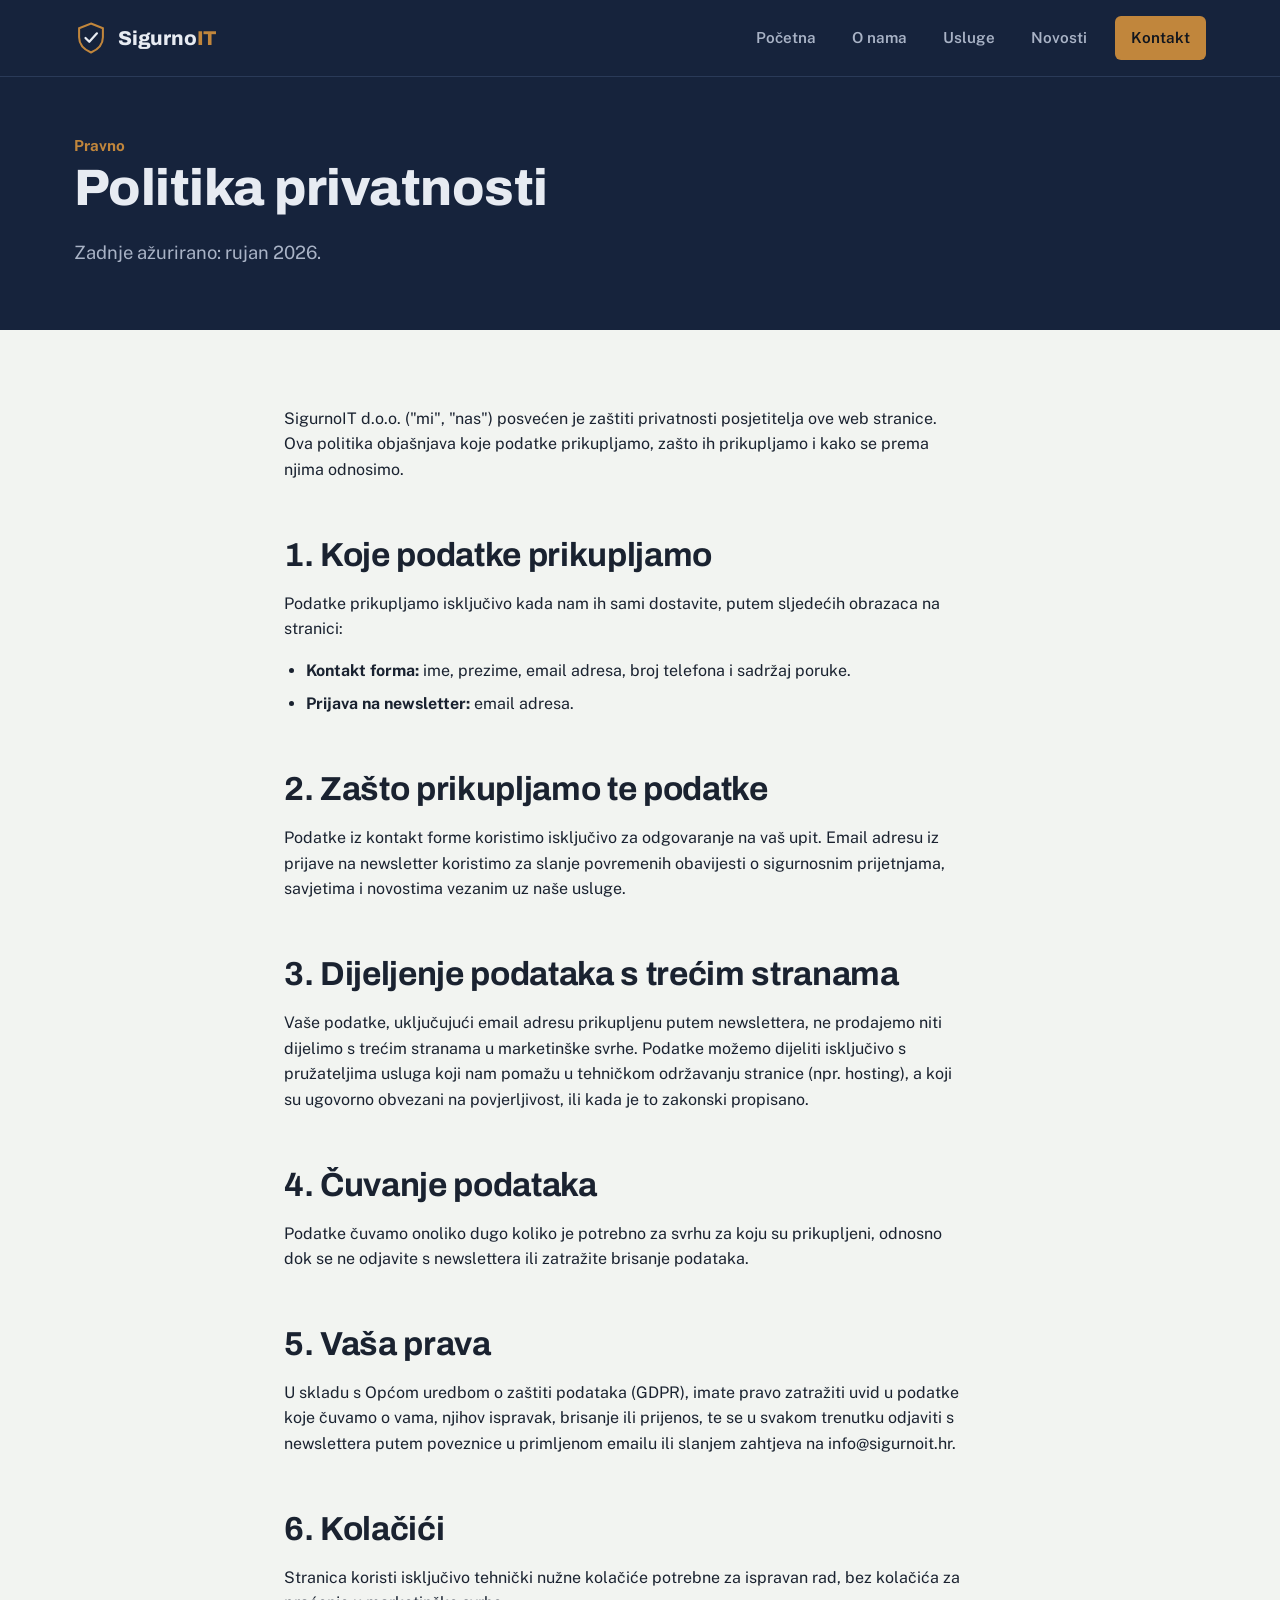
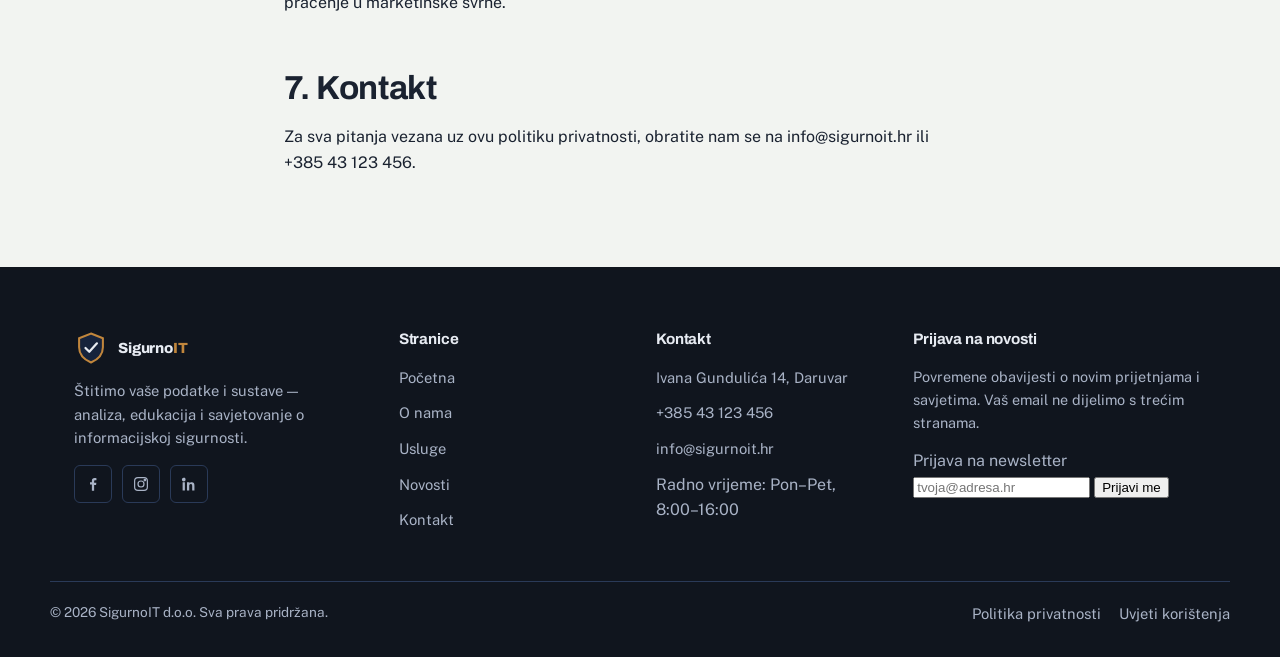
<file: politika-privatnosti.html>
<!DOCTYPE html>
<!-- TSD-4RT | AB | 22.09.2026. -->
<html lang="hr">
<head>
<meta charset="UTF-8">
<meta name="viewport" content="width=device-width, initial-scale=1.0">
<title>Politika privatnosti — SigurnoIT</title>
<meta name="description" content="Politika privatnosti SigurnoIT d.o.o. — kako prikupljamo, koristimo i štitimo vaše podatke.">
<link rel="icon" href="data:image/svg+xml,<svg xmlns=%22http://www.w3.org/2000/svg%22 viewBox=%220 0 40 40%22><path d=%22M20 3 L34 8.5 V19 C34 27.5 28 33.5 20 37 C12 33.5 6 27.5 6 19 V8.5 L20 3Z%22 fill=%22%2316233C%22 stroke=%22%23C1863C%22 stroke-width=%222.4%22/></svg>">
<link rel="stylesheet" href="css/style.css">
</head>
<body data-page="">

<header class="site-header">
  <div class="container header-inner">
    <a href="index.html" class="logo" aria-label="SigurnoIT — početna stranica">
      <svg viewBox="0 0 40 40" fill="none" xmlns="http://www.w3.org/2000/svg" aria-hidden="true">
        <path d="M20 3 L34 8.5 V19 C34 27.5 28 33.5 20 37 C12 33.5 6 27.5 6 19 V8.5 L20 3Z" stroke="#C1863C" stroke-width="2.4" fill="#16233C"/>
        <path d="M13.5 20 L18 24.5 L27 14.5" stroke="#E7EBF2" stroke-width="2.6" stroke-linecap="round" stroke-linejoin="round"/>
      </svg>
      <span>Sigurno<span style="color:#C1863C">IT</span></span>
    </a>
    <nav class="main-nav" aria-label="Glavna navigacija">
      <button class="nav-toggle" id="nav-toggle" aria-expanded="false" aria-controls="nav-menu">
        <span></span><span></span><span></span>
        <span class="sr-only">Otvori izbornik</span>
      </button>
      <ul id="nav-menu" class="nav-menu">
        <li><a href="index.html" data-page="index">Početna</a></li>
        <li><a href="o-nama.html" data-page="o-nama">O nama</a></li>
        <li><a href="usluge.html" data-page="usluge">Usluge</a></li>
        <li><a href="novosti.html" data-page="novosti">Novosti</a></li>
        <li><a href="kontakt.html" data-page="kontakt" class="nav-cta">Kontakt</a></li>
      </ul>
    </nav>
  </div>
</header>

<main>
  <section class="hero page-hero">
    <div class="container">
      <span class="hero-eyebrow">Pravno</span>
      <h1>Politika privatnosti</h1>
      <p class="lede">Zadnje ažurirano: rujan 2026.</p>
    </div>
  </section>

  <section class="section-light">
    <div class="container legal-content">

      <p>SigurnoIT d.o.o. ("mi", "nas") posvećen je zaštiti privatnosti posjetitelja ove web stranice. Ova politika objašnjava koje podatke prikupljamo, zašto ih prikupljamo i kako se prema njima odnosimo.</p>

      <h2>1. Koje podatke prikupljamo</h2>
      <p>Podatke prikupljamo isključivo kada nam ih sami dostavite, putem sljedećih obrazaca na stranici:</p>
      <ul>
        <li><strong>Kontakt forma:</strong> ime, prezime, email adresa, broj telefona i sadržaj poruke.</li>
        <li><strong>Prijava na newsletter:</strong> email adresa.</li>
      </ul>

      <h2>2. Zašto prikupljamo te podatke</h2>
      <p>Podatke iz kontakt forme koristimo isključivo za odgovaranje na vaš upit. Email adresu iz prijave na newsletter koristimo za slanje povremenih obavijesti o sigurnosnim prijetnjama, savjetima i novostima vezanim uz naše usluge.</p>

      <h2>3. Dijeljenje podataka s trećim stranama</h2>
      <p>Vaše podatke, uključujući email adresu prikupljenu putem newslettera, ne prodajemo niti dijelimo s trećim stranama u marketinške svrhe. Podatke možemo dijeliti isključivo s pružateljima usluga koji nam pomažu u tehničkom održavanju stranice (npr. hosting), a koji su ugovorno obvezani na povjerljivost, ili kada je to zakonski propisano.</p>

      <h2>4. Čuvanje podataka</h2>
      <p>Podatke čuvamo onoliko dugo koliko je potrebno za svrhu za koju su prikupljeni, odnosno dok se ne odjavite s newslettera ili zatražite brisanje podataka.</p>

      <h2>5. Vaša prava</h2>
      <p>U skladu s Općom uredbom o zaštiti podataka (GDPR), imate pravo zatražiti uvid u podatke koje čuvamo o vama, njihov ispravak, brisanje ili prijenos, te se u svakom trenutku odjaviti s newslettera putem poveznice u primljenom emailu ili slanjem zahtjeva na info@sigurnoit.hr.</p>

      <h2>6. Kolačići</h2>
      <p>Stranica koristi isključivo tehnički nužne kolačiće potrebne za ispravan rad, bez kolačića za praćenje u marketinške svrhe.</p>

      <h2>7. Kontakt</h2>
      <p>Za sva pitanja vezana uz ovu politiku privatnosti, obratite nam se na info@sigurnoit.hr ili +385 43 123 456.</p>

    </div>
  </section>
</main>

<footer class="site-footer">
  <div class="container footer-grid">
    <div class="footer-brand">
      <a href="index.html" class="logo">
        <svg viewBox="0 0 40 40" fill="none" xmlns="http://www.w3.org/2000/svg" aria-hidden="true">
          <path d="M20 3 L34 8.5 V19 C34 27.5 28 33.5 20 37 C12 33.5 6 27.5 6 19 V8.5 L20 3Z" stroke="#C1863C" stroke-width="2.4" fill="#16233C"/>
          <path d="M13.5 20 L18 24.5 L27 14.5" stroke="#E7EBF2" stroke-width="2.6" stroke-linecap="round" stroke-linejoin="round"/>
        </svg>
        <span>Sigurno<span style="color:#C1863C">IT</span></span>
      </a>
      <p>Štitimo vaše podatke i sustave — analiza, edukacija i savjetovanje o informacijskoj sigurnosti.</p>
      <div class="social-row">
        <a href="https://facebook.com" target="_blank" rel="noopener" aria-label="SigurnoIT na Facebooku">
          <svg viewBox="0 0 24 24" fill="currentColor"><path d="M13.5 21v-7.7h2.6l.4-3h-3v-1.9c0-.87.24-1.46 1.5-1.46h1.6V4.34C15.9 4.24 15 4.16 14 4.16c-2.1 0-3.5 1.28-3.5 3.63v2.02H8v3h2.5V21h3Z"/></svg>
        </a>
        <a href="https://instagram.com" target="_blank" rel="noopener" aria-label="SigurnoIT na Instagramu">
          <svg viewBox="0 0 24 24" fill="none" stroke="currentColor" stroke-width="1.6"><rect x="3.5" y="3.5" width="17" height="17" rx="4.5"/><circle cx="12" cy="12" r="4"/><circle cx="17.2" cy="6.8" r="1"/></svg>
        </a>
        <a href="https://linkedin.com" target="_blank" rel="noopener" aria-label="SigurnoIT na LinkedInu">
          <svg viewBox="0 0 24 24" fill="currentColor"><path d="M4.98 3.5A2.5 2.5 0 1 1 5 8.5a2.5 2.5 0 0 1-.02-5ZM3.5 9.75h3V20.5h-3V9.75Zm6.4 0h2.88v1.47h.04c.4-.75 1.38-1.55 2.84-1.55 3.04 0 3.6 2 3.6 4.6v6.23h-3v-5.52c0-1.32-.02-3-1.83-3-1.84 0-2.12 1.43-2.12 2.9v5.62h-3V9.75Z"/></svg>
        </a>
      </div>
    </div>

    <div class="footer-col">
      <h3>Stranice</h3>
      <ul>
        <li><a href="index.html">Početna</a></li>
        <li><a href="o-nama.html">O nama</a></li>
        <li><a href="usluge.html">Usluge</a></li>
        <li><a href="novosti.html">Novosti</a></li>
        <li><a href="kontakt.html">Kontakt</a></li>
      </ul>
    </div>

    <div class="footer-col">
      <h3>Kontakt</h3>
      <ul>
        <li><a href="https://www.google.com/maps/search/Ivana+Gundulica+14+Daruvar" target="_blank" rel="noopener">Ivana Gundulića 14, Daruvar</a></li>
        <li><a href="tel:+38543123456">+385 43 123 456</a></li>
        <li><a href="mailto:info@sigurnoit.hr">info@sigurnoit.hr</a></li>
        <li>Radno vrijeme: Pon–Pet, 8:00–16:00</li>
      </ul>
    </div>

    <div class="footer-col newsletter">
      <h3>Prijava na novosti</h3>
      <p style="font-size:0.9rem; max-width: 32ch;">Povremene obavijesti o novim prijetnjama i savjetima. Vaš email ne dijelimo s trećim stranama.</p>
     <form action="https://formspree.io/f/xeaovzya" method="POST">
  <label for="newsletter-email">Prijava na newsletter</label>
  <input id="newsletter-email" type="email" name="email" required
         placeholder="tvoja@adresa.hr">
  <button type="submit">Prijavi me</button>
</form>
      <p class="form-message" id="newsletter-message" role="status" aria-live="polite"></p>
    </div>
  </div>

  <div class="container footer-bottom">
    <p>© 2026 SigurnoIT d.o.o. Sva prava pridržana.</p>
    <ul>
      <li><a href="politika-privatnosti.html">Politika privatnosti</a></li>
      <li><a href="uvjeti-koristenja.html">Uvjeti korištenja</a></li>
    </ul>
  </div>
</footer>

<script src="js/main.js"></script>
</body>
</html>
</file>
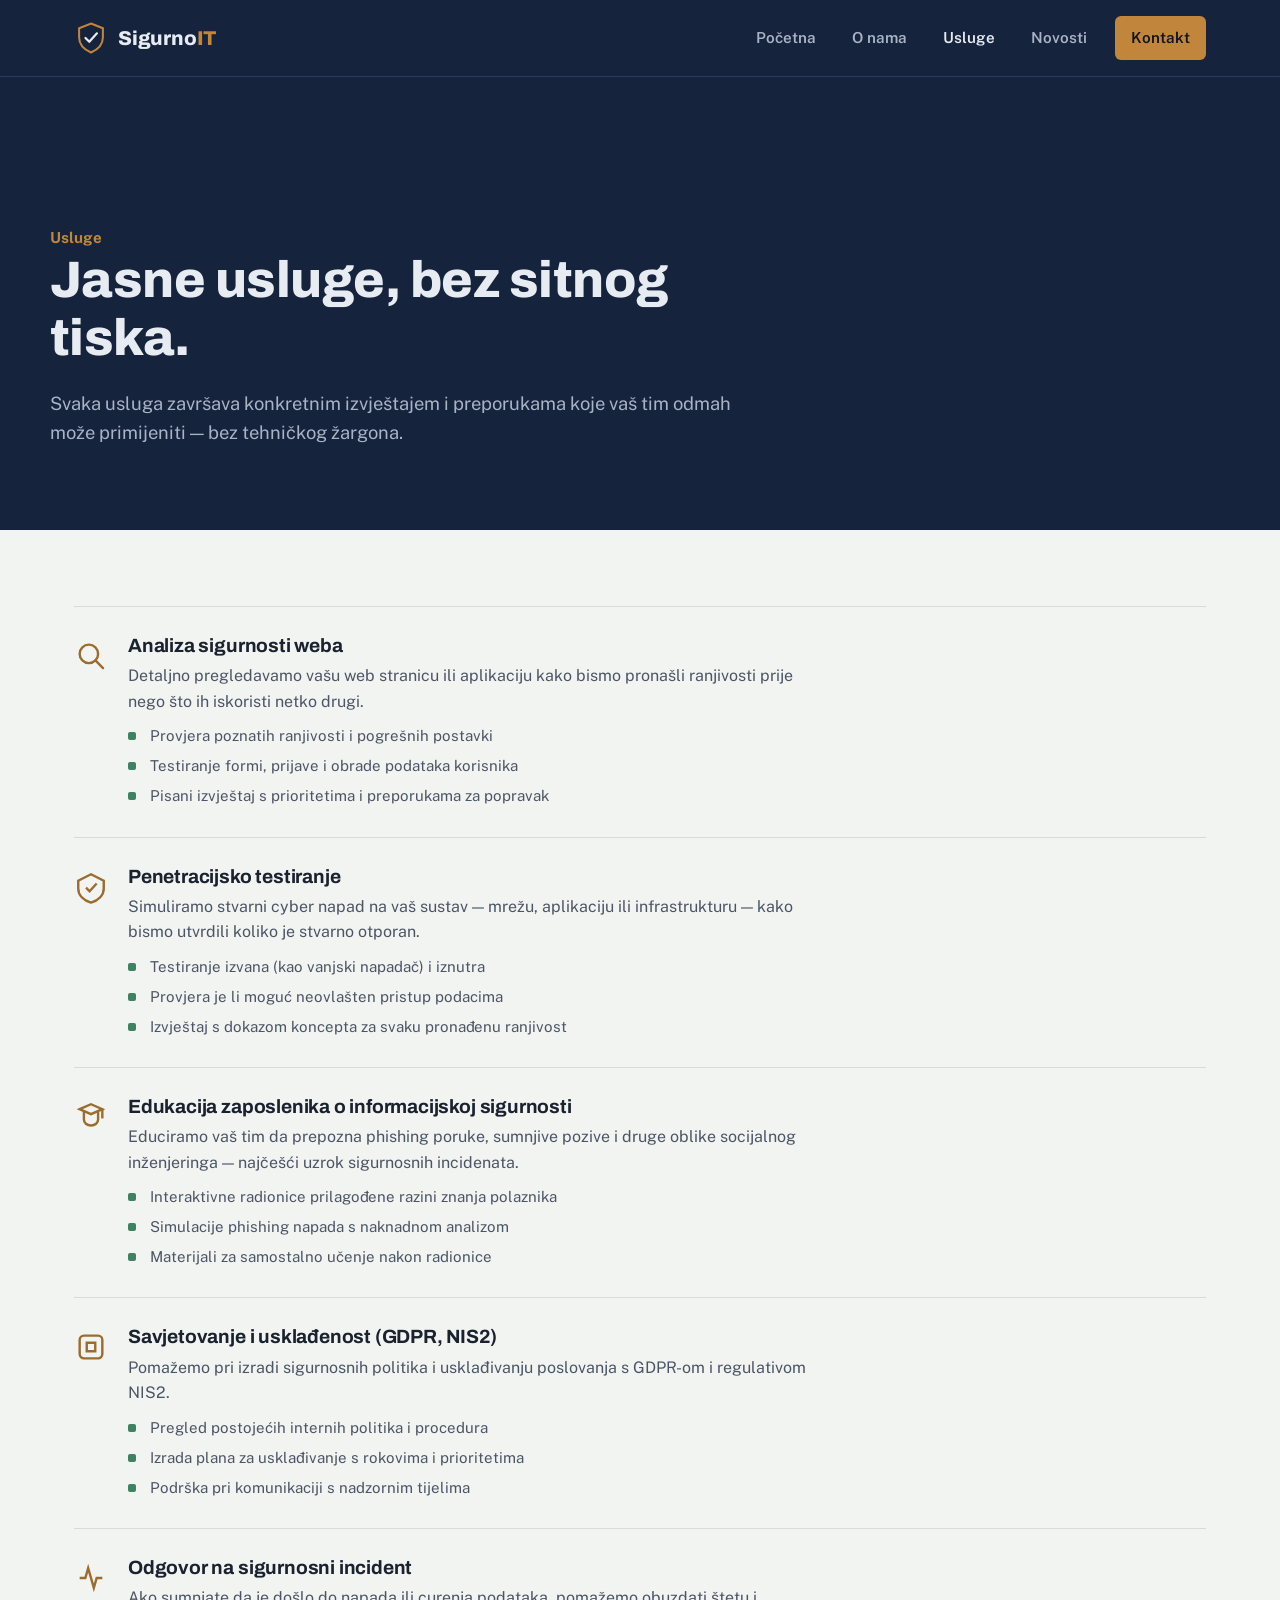
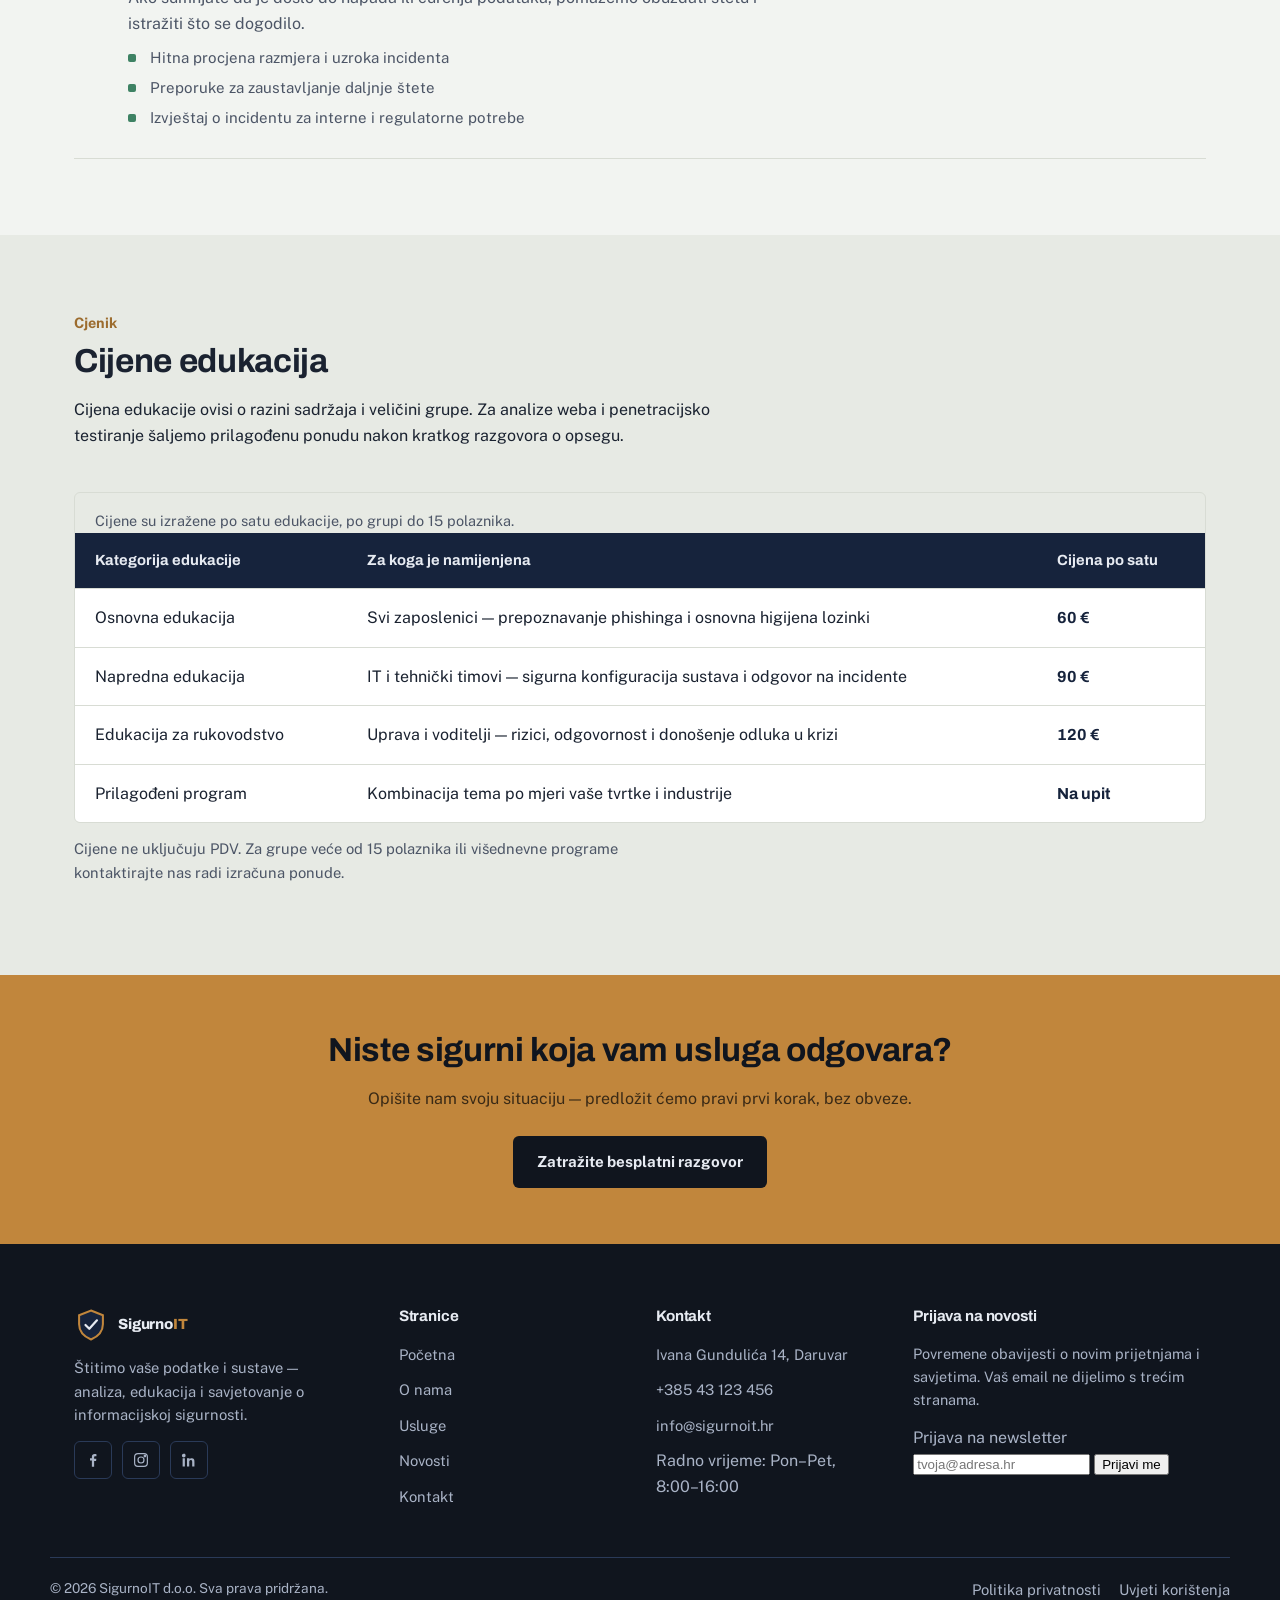
<file: usluge.html>
<!DOCTYPE html>
<!-- TSD-4RT | AB | 22.09.2026. -->
<html lang="hr">
<head>
<meta charset="UTF-8">
<meta name="viewport" content="width=device-width, initial-scale=1.0">
<title>Usluge i cijene — SigurnoIT</title>
<meta name="description" content="Pregled usluga SigurnoIT-a: analiza sigurnosti weba, penetracijsko testiranje, edukacija zaposlenika i savjetovanje, s cjenikom edukacija.">
<link rel="icon" href="data:image/svg+xml,<svg xmlns=%22http://www.w3.org/2000/svg%22 viewBox=%220 0 40 40%22><path d=%22M20 3 L34 8.5 V19 C34 27.5 28 33.5 20 37 C12 33.5 6 27.5 6 19 V8.5 L20 3Z%22 fill=%22%2316233C%22 stroke=%22%23C1863C%22 stroke-width=%222.4%22/></svg>">
<link rel="stylesheet" href="css/style.css">
</head>
<body data-page="usluge">

<header class="site-header">
  <div class="container header-inner">
    <a href="index.html" class="logo" aria-label="SigurnoIT — početna stranica">
      <svg viewBox="0 0 40 40" fill="none" xmlns="http://www.w3.org/2000/svg" aria-hidden="true">
        <path d="M20 3 L34 8.5 V19 C34 27.5 28 33.5 20 37 C12 33.5 6 27.5 6 19 V8.5 L20 3Z" stroke="#C1863C" stroke-width="2.4" fill="#16233C"/>
        <path d="M13.5 20 L18 24.5 L27 14.5" stroke="#E7EBF2" stroke-width="2.6" stroke-linecap="round" stroke-linejoin="round"/>
      </svg>
      <span>Sigurno<span style="color:#C1863C">IT</span></span>
    </a>
    <nav class="main-nav" aria-label="Glavna navigacija">
      <button class="nav-toggle" id="nav-toggle" aria-expanded="false" aria-controls="nav-menu">
        <span></span><span></span><span></span>
        <span class="sr-only">Otvori izbornik</span>
      </button>
      <ul id="nav-menu" class="nav-menu">
        <li><a href="index.html" data-page="index">Početna</a></li>
        <li><a href="o-nama.html" data-page="o-nama">O nama</a></li>
        <li><a href="usluge.html" data-page="usluge">Usluge</a></li>
        <li><a href="novosti.html" data-page="novosti">Novosti</a></li>
        <li><a href="kontakt.html" data-page="kontakt" class="nav-cta">Kontakt</a></li>
      </ul>
    </nav>
  </div>
</header>

<main>

  <section class="hero" style="padding-bottom: 40px;">
    <div class="container" style="padding: 72px 0 24px;">
      <span class="hero-eyebrow">Usluge</span>
      <h1 style="max-width: 22ch;">Jasne usluge, bez sitnog tiska.</h1>
      <p class="lede" style="max-width: 62ch;">Svaka usluga završava konkretnim izvještajem i preporukama koje vaš tim odmah može primijeniti — bez tehničkog žargona.</p>
    </div>
  </section>

  <section class="section-light">
    <div class="container">

      <div class="service-detail">
        <svg viewBox="0 0 24 24" fill="none" stroke="currentColor" stroke-width="1.7"><circle cx="10.5" cy="10.5" r="6.5"/><line x1="15.3" y1="15.3" x2="20.5" y2="20.5" stroke-linecap="round"/></svg>
        <div>
          <h3>Analiza sigurnosti weba</h3>
          <p>Detaljno pregledavamo vašu web stranicu ili aplikaciju kako bismo pronašli ranjivosti prije nego što ih iskoristi netko drugi.</p>
          <ul>
            <li>Provjera poznatih ranjivosti i pogrešnih postavki</li>
            <li>Testiranje formi, prijave i obrade podataka korisnika</li>
            <li>Pisani izvještaj s prioritetima i preporukama za popravak</li>
          </ul>
        </div>
      </div>

      <div class="service-detail">
        <svg viewBox="0 0 24 24" fill="none" stroke="currentColor" stroke-width="1.7"><path d="M12 3 L21 7.5 V13 C21 18 17 21.5 12 23 C7 21.5 3 18 3 13 V7.5 L12 3Z"/><path d="M8.5 12.5 L11 15 L16 9.5"/></svg>
        <div>
          <h3>Penetracijsko testiranje</h3>
          <p>Simuliramo stvarni cyber napad na vaš sustav — mrežu, aplikaciju ili infrastrukturu — kako bismo utvrdili koliko je stvarno otporan.</p>
          <ul>
            <li>Testiranje izvana (kao vanjski napadač) i iznutra</li>
            <li>Provjera je li moguć neovlašten pristup podacima</li>
            <li>Izvještaj s dokazom koncepta za svaku pronađenu ranjivost</li>
          </ul>
        </div>
      </div>

      <div class="service-detail">
        <svg viewBox="0 0 24 24" fill="none" stroke="currentColor" stroke-width="1.7"><path d="M4 6.5 L12 3 L20 6.5 L12 10 L4 6.5Z"/><path d="M7 8.5 V14 C7 16 9 18 12 18 C15 18 17 16 17 14 V8.5"/><line x1="20" y1="6.5" x2="20" y2="13"/></svg>
        <div>
          <h3>Edukacija zaposlenika o informacijskoj sigurnosti</h3>
          <p>Educiramo vaš tim da prepozna phishing poruke, sumnjive pozive i druge oblike socijalnog inženjeringa — najčešći uzrok sigurnosnih incidenata.</p>
          <ul>
            <li>Interaktivne radionice prilagođene razini znanja polaznika</li>
            <li>Simulacije phishing napada s naknadnom analizom</li>
            <li>Materijali za samostalno učenje nakon radionice</li>
          </ul>
        </div>
      </div>

      <div class="service-detail">
        <svg viewBox="0 0 24 24" fill="none" stroke="currentColor" stroke-width="1.7"><rect x="4" y="4" width="16" height="16" rx="3"/><path d="M9 9h6v6H9z"/></svg>
        <div>
          <h3>Savjetovanje i usklađenost (GDPR, NIS2)</h3>
          <p>Pomažemo pri izradi sigurnosnih politika i usklađivanju poslovanja s GDPR-om i regulativom NIS2.</p>
          <ul>
            <li>Pregled postojećih internih politika i procedura</li>
            <li>Izrada plana za usklađivanje s rokovima i prioritetima</li>
            <li>Podrška pri komunikaciji s nadzornim tijelima</li>
          </ul>
        </div>
      </div>

      <div class="service-detail">
        <svg viewBox="0 0 24 24" fill="none" stroke="currentColor" stroke-width="1.7"><path d="M4 12 h4 l2 -7 l4 14 l2 -7 h4"/></svg>
        <div>
          <h3>Odgovor na sigurnosni incident</h3>
          <p>Ako sumnjate da je došlo do napada ili curenja podataka, pomažemo obuzdati štetu i istražiti što se dogodilo.</p>
          <ul>
            <li>Hitna procjena razmjera i uzroka incidenta</li>
            <li>Preporuke za zaustavljanje daljnje štete</li>
            <li>Izvještaj o incidentu za interne i regulatorne potrebe</li>
          </ul>
        </div>
      </div>

    </div>
  </section>

  <section class="section-alt">
    <div class="container">
      <div class="section-head">
        <span class="kicker">Cjenik</span>
        <h2>Cijene edukacija</h2>
        <p>Cijena edukacije ovisi o razini sadržaja i veličini grupe. Za analize weba i penetracijsko testiranje šaljemo prilagođenu ponudu nakon kratkog razgovora o opsegu.</p>
      </div>

      <div class="price-table-wrap">
        <table class="price-table">
          <caption>Cijene su izražene po satu edukacije, po grupi do 15 polaznika.</caption>
          <thead>
            <tr>
              <th scope="col">Kategorija edukacije</th>
              <th scope="col">Za koga je namijenjena</th>
              <th scope="col">Cijena po satu</th>
            </tr>
          </thead>
          <tbody>
            <tr>
              <td>Osnovna edukacija</td>
              <td>Svi zaposlenici — prepoznavanje phishinga i osnovna higijena lozinki</td>
              <td class="price">60 €</td>
            </tr>
            <tr>
              <td>Napredna edukacija</td>
              <td>IT i tehnički timovi — sigurna konfiguracija sustava i odgovor na incidente</td>
              <td class="price">90 €</td>
            </tr>
            <tr>
              <td>Edukacija za rukovodstvo</td>
              <td>Uprava i voditelji — rizici, odgovornost i donošenje odluka u krizi</td>
              <td class="price">120 €</td>
            </tr>
            <tr>
              <td>Prilagođeni program</td>
              <td>Kombinacija tema po mjeri vaše tvrtke i industrije</td>
              <td class="price">Na upit</td>
            </tr>
          </tbody>
        </table>
      </div>
      <p class="price-note">Cijene ne uključuju PDV. Za grupe veće od 15 polaznika ili višednevne programe kontaktirajte nas radi izračuna ponude.</p>
    </div>
  </section>

  <section class="cta-band">
    <div class="container">
      <h2>Niste sigurni koja vam usluga odgovara?</h2>
      <p style="max-width:60ch; margin:0 auto 24px; color:#3A2A16;">Opišite nam svoju situaciju — predložit ćemo pravi prvi korak, bez obveze.</p>
      <a href="kontakt.html" class="btn btn-primary">Zatražite besplatni razgovor</a>
    </div>
  </section>

</main>

<footer class="site-footer">
  <div class="container footer-grid">
    <div class="footer-brand">
      <a href="index.html" class="logo">
        <svg viewBox="0 0 40 40" fill="none" xmlns="http://www.w3.org/2000/svg" aria-hidden="true">
          <path d="M20 3 L34 8.5 V19 C34 27.5 28 33.5 20 37 C12 33.5 6 27.5 6 19 V8.5 L20 3Z" stroke="#C1863C" stroke-width="2.4" fill="#16233C"/>
          <path d="M13.5 20 L18 24.5 L27 14.5" stroke="#E7EBF2" stroke-width="2.6" stroke-linecap="round" stroke-linejoin="round"/>
        </svg>
        <span>Sigurno<span style="color:#C1863C">IT</span></span>
      </a>
      <p>Štitimo vaše podatke i sustave — analiza, edukacija i savjetovanje o informacijskoj sigurnosti.</p>
      <div class="social-row">
        <a href="https://facebook.com" target="_blank" rel="noopener" aria-label="SigurnoIT na Facebooku">
          <svg viewBox="0 0 24 24" fill="currentColor"><path d="M13.5 21v-7.7h2.6l.4-3h-3v-1.9c0-.87.24-1.46 1.5-1.46h1.6V4.34C15.9 4.24 15 4.16 14 4.16c-2.1 0-3.5 1.28-3.5 3.63v2.02H8v3h2.5V21h3Z"/></svg>
        </a>
        <a href="https://instagram.com" target="_blank" rel="noopener" aria-label="SigurnoIT na Instagramu">
          <svg viewBox="0 0 24 24" fill="none" stroke="currentColor" stroke-width="1.6"><rect x="3.5" y="3.5" width="17" height="17" rx="4.5"/><circle cx="12" cy="12" r="4"/><circle cx="17.2" cy="6.8" r="1"/></svg>
        </a>
        <a href="https://linkedin.com" target="_blank" rel="noopener" aria-label="SigurnoIT na LinkedInu">
          <svg viewBox="0 0 24 24" fill="currentColor"><path d="M4.98 3.5A2.5 2.5 0 1 1 5 8.5a2.5 2.5 0 0 1-.02-5ZM3.5 9.75h3V20.5h-3V9.75Zm6.4 0h2.88v1.47h.04c.4-.75 1.38-1.55 2.84-1.55 3.04 0 3.6 2 3.6 4.6v6.23h-3v-5.52c0-1.32-.02-3-1.83-3-1.84 0-2.12 1.43-2.12 2.9v5.62h-3V9.75Z"/></svg>
        </a>
      </div>
    </div>

    <div class="footer-col">
      <h3>Stranice</h3>
      <ul>
        <li><a href="index.html">Početna</a></li>
        <li><a href="o-nama.html">O nama</a></li>
        <li><a href="usluge.html">Usluge</a></li>
        <li><a href="novosti.html">Novosti</a></li>
        <li><a href="kontakt.html">Kontakt</a></li>
      </ul>
    </div>

    <div class="footer-col">
      <h3>Kontakt</h3>
      <ul>
        <li><a href="https://www.google.com/maps/search/Ivana+Gundulica+14+Daruvar" target="_blank" rel="noopener">Ivana Gundulića 14, Daruvar</a></li>
        <li><a href="tel:+38543123456">+385 43 123 456</a></li>
        <li><a href="mailto:info@sigurnoit.hr">info@sigurnoit.hr</a></li>
        <li>Radno vrijeme: Pon–Pet, 8:00–16:00</li>
      </ul>
    </div>

    <div class="footer-col newsletter">
      <h3>Prijava na novosti</h3>
      <p style="font-size:0.9rem; max-width: 32ch;">Povremene obavijesti o novim prijetnjama i savjetima. Vaš email ne dijelimo s trećim stranama.</p>
      <form action="https://formspree.io/f/xeaovzya" method="POST">
        <label for="newsletter-email">Prijava na newsletter</label>
        <input id="newsletter-email" type="email" name="email" required
               placeholder="tvoja@adresa.hr">
        <button type="submit">Prijavi me</button>
      </form>
      <p class="form-message" id="newsletter-message" role="status" aria-live="polite"></p>
    </div>
  </div>

  <div class="container footer-bottom">
    <p>© 2026 SigurnoIT d.o.o. Sva prava pridržana.</p>
    <ul>
      <li><a href="politika-privatnosti.html">Politika privatnosti</a></li>
      <li><a href="uvjeti-koristenja.html">Uvjeti korištenja</a></li>
    </ul>
  </div>
</footer>

<script src="js/main.js"></script>
</body>
</html>
</file>
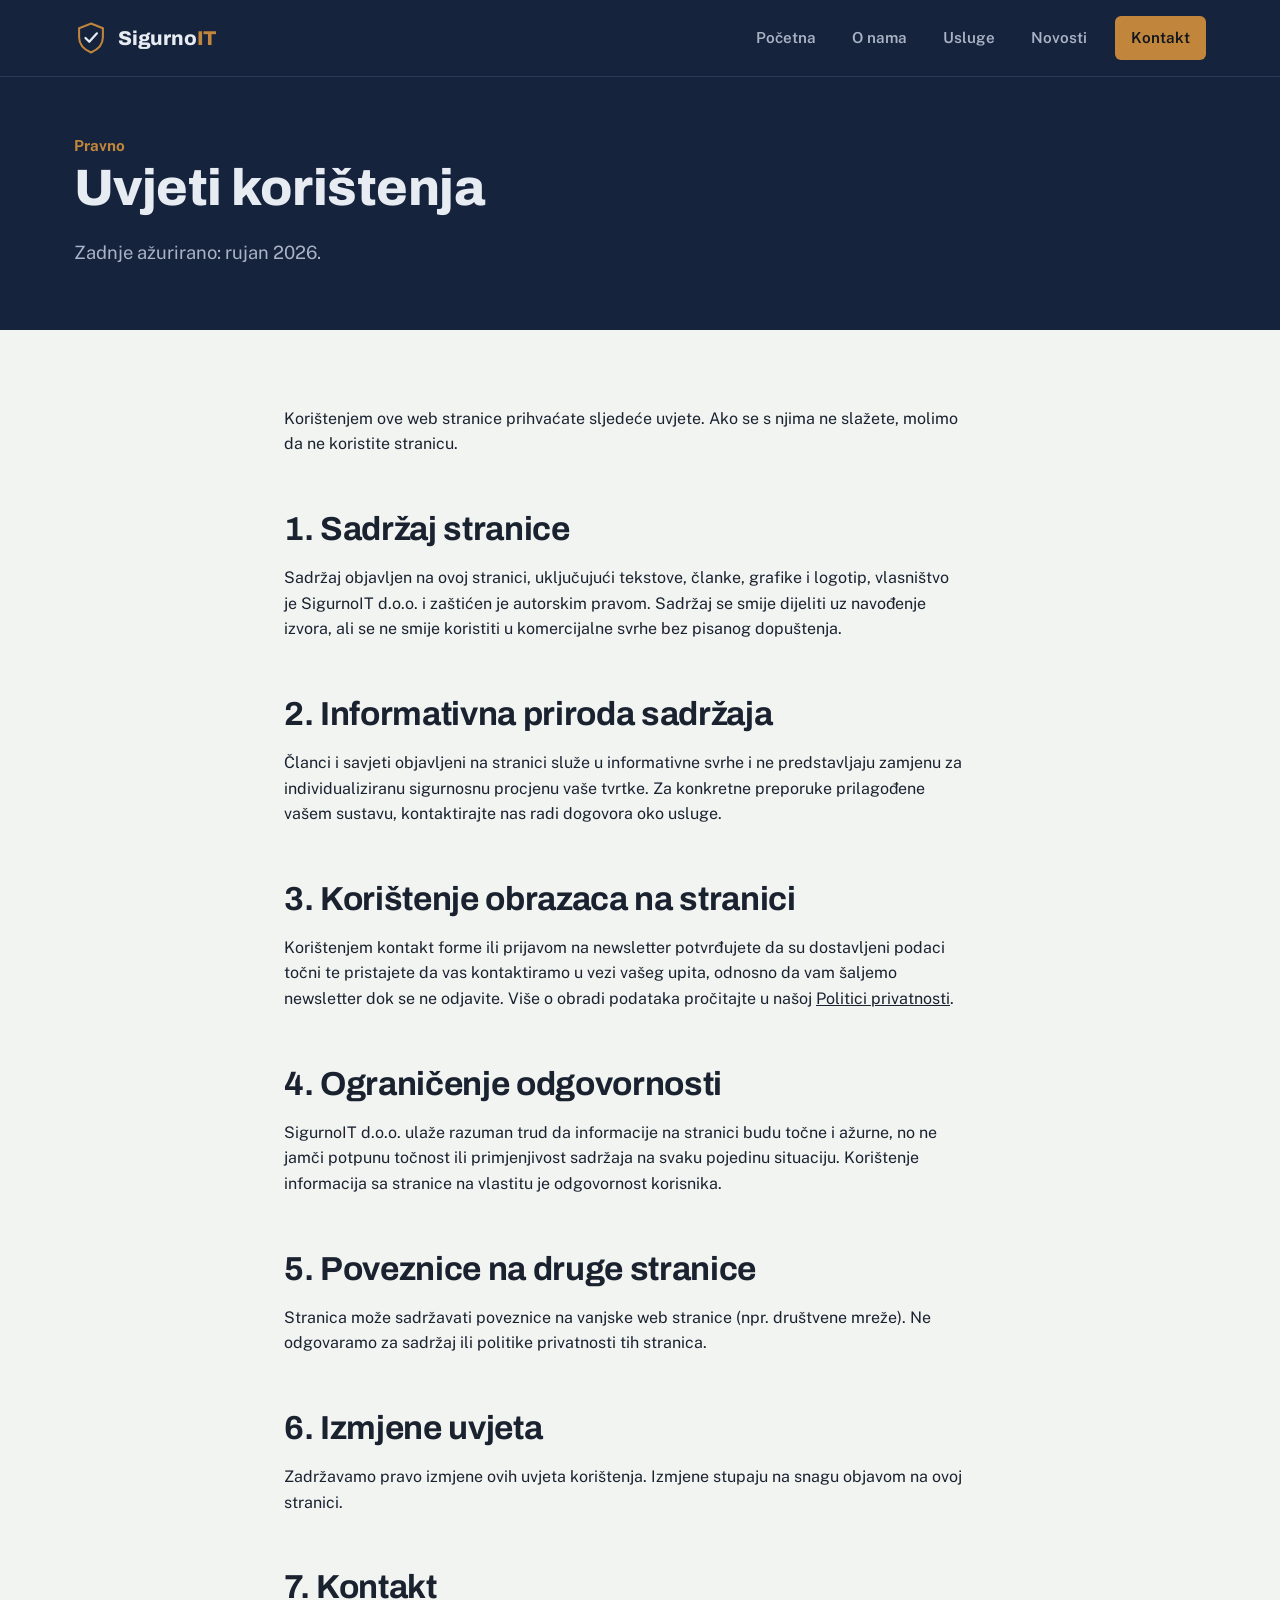
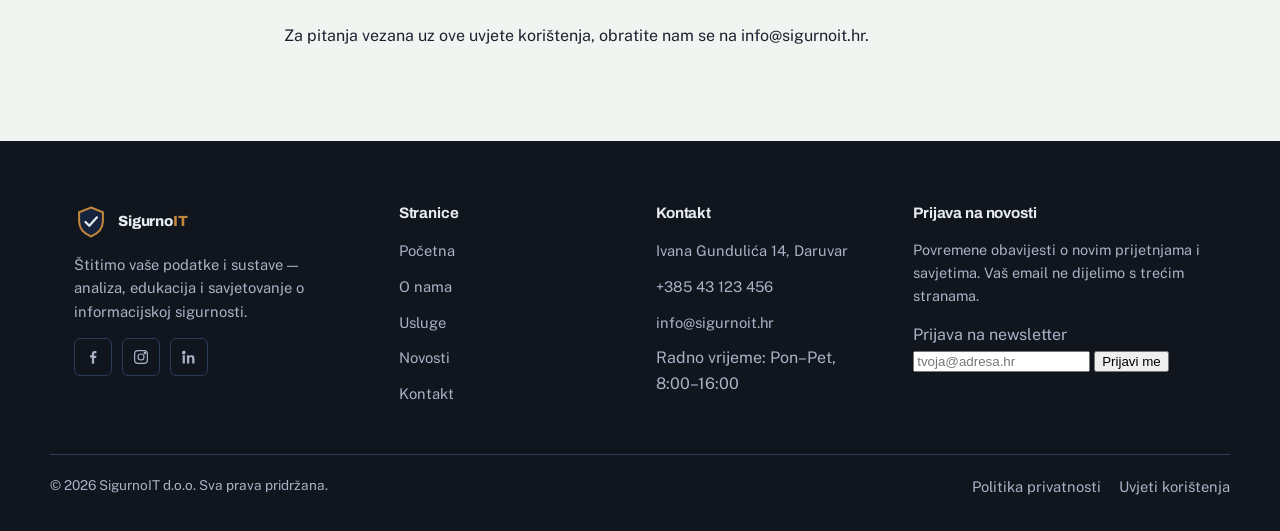
<file: uvjeti-koristenja.html>
<!DOCTYPE html>
<!-- TSD-4RT | AB | 22.09.2026. -->
<html lang="hr">
<head>
<meta charset="UTF-8">
<meta name="viewport" content="width=device-width, initial-scale=1.0">
<title>Uvjeti korištenja — SigurnoIT</title>
<meta name="description" content="Uvjeti korištenja web stranice SigurnoIT d.o.o.">
<link rel="icon" href="data:image/svg+xml,<svg xmlns=%22http://www.w3.org/2000/svg%22 viewBox=%220 0 40 40%22><path d=%22M20 3 L34 8.5 V19 C34 27.5 28 33.5 20 37 C12 33.5 6 27.5 6 19 V8.5 L20 3Z%22 fill=%22%2316233C%22 stroke=%22%23C1863C%22 stroke-width=%222.4%22/></svg>">
<link rel="stylesheet" href="css/style.css">
</head>
<body data-page="">

<header class="site-header">
  <div class="container header-inner">
    <a href="index.html" class="logo" aria-label="SigurnoIT — početna stranica">
      <svg viewBox="0 0 40 40" fill="none" xmlns="http://www.w3.org/2000/svg" aria-hidden="true">
        <path d="M20 3 L34 8.5 V19 C34 27.5 28 33.5 20 37 C12 33.5 6 27.5 6 19 V8.5 L20 3Z" stroke="#C1863C" stroke-width="2.4" fill="#16233C"/>
        <path d="M13.5 20 L18 24.5 L27 14.5" stroke="#E7EBF2" stroke-width="2.6" stroke-linecap="round" stroke-linejoin="round"/>
      </svg>
      <span>Sigurno<span style="color:#C1863C">IT</span></span>
    </a>
    <nav class="main-nav" aria-label="Glavna navigacija">
      <button class="nav-toggle" id="nav-toggle" aria-expanded="false" aria-controls="nav-menu">
        <span></span><span></span><span></span>
        <span class="sr-only">Otvori izbornik</span>
      </button>
      <ul id="nav-menu" class="nav-menu">
        <li><a href="index.html" data-page="index">Početna</a></li>
        <li><a href="o-nama.html" data-page="o-nama">O nama</a></li>
        <li><a href="usluge.html" data-page="usluge">Usluge</a></li>
        <li><a href="novosti.html" data-page="novosti">Novosti</a></li>
        <li><a href="kontakt.html" data-page="kontakt" class="nav-cta">Kontakt</a></li>
      </ul>
    </nav>
  </div>
</header>

<main>
  <section class="hero page-hero">
    <div class="container">
      <span class="hero-eyebrow">Pravno</span>
      <h1>Uvjeti korištenja</h1>
      <p class="lede">Zadnje ažurirano: rujan 2026.</p>
    </div>
  </section>

  <section class="section-light">
    <div class="container legal-content">

      <p>Korištenjem ove web stranice prihvaćate sljedeće uvjete. Ako se s njima ne slažete, molimo da ne koristite stranicu.</p>

      <h2>1. Sadržaj stranice</h2>
      <p>Sadržaj objavljen na ovoj stranici, uključujući tekstove, članke, grafike i logotip, vlasništvo je SigurnoIT d.o.o. i zaštićen je autorskim pravom. Sadržaj se smije dijeliti uz navođenje izvora, ali se ne smije koristiti u komercijalne svrhe bez pisanog dopuštenja.</p>

      <h2>2. Informativna priroda sadržaja</h2>
      <p>Članci i savjeti objavljeni na stranici služe u informativne svrhe i ne predstavljaju zamjenu za individualiziranu sigurnosnu procjenu vaše tvrtke. Za konkretne preporuke prilagođene vašem sustavu, kontaktirajte nas radi dogovora oko usluge.</p>

      <h2>3. Korištenje obrazaca na stranici</h2>
      <p>Korištenjem kontakt forme ili prijavom na newsletter potvrđujete da su dostavljeni podaci točni te pristajete da vas kontaktiramo u vezi vašeg upita, odnosno da vam šaljemo newsletter dok se ne odjavite. Više o obradi podataka pročitajte u našoj <a href="politika-privatnosti.html">Politici privatnosti</a>.</p>

      <h2>4. Ograničenje odgovornosti</h2>
      <p>SigurnoIT d.o.o. ulaže razuman trud da informacije na stranici budu točne i ažurne, no ne jamči potpunu točnost ili primjenjivost sadržaja na svaku pojedinu situaciju. Korištenje informacija sa stranice na vlastitu je odgovornost korisnika.</p>

      <h2>5. Poveznice na druge stranice</h2>
      <p>Stranica može sadržavati poveznice na vanjske web stranice (npr. društvene mreže). Ne odgovaramo za sadržaj ili politike privatnosti tih stranica.</p>

      <h2>6. Izmjene uvjeta</h2>
      <p>Zadržavamo pravo izmjene ovih uvjeta korištenja. Izmjene stupaju na snagu objavom na ovoj stranici.</p>

      <h2>7. Kontakt</h2>
      <p>Za pitanja vezana uz ove uvjete korištenja, obratite nam se na info@sigurnoit.hr.</p>

    </div>
  </section>
</main>

<footer class="site-footer">
  <div class="container footer-grid">
    <div class="footer-brand">
      <a href="index.html" class="logo">
        <svg viewBox="0 0 40 40" fill="none" xmlns="http://www.w3.org/2000/svg" aria-hidden="true">
          <path d="M20 3 L34 8.5 V19 C34 27.5 28 33.5 20 37 C12 33.5 6 27.5 6 19 V8.5 L20 3Z" stroke="#C1863C" stroke-width="2.4" fill="#16233C"/>
          <path d="M13.5 20 L18 24.5 L27 14.5" stroke="#E7EBF2" stroke-width="2.6" stroke-linecap="round" stroke-linejoin="round"/>
        </svg>
        <span>Sigurno<span style="color:#C1863C">IT</span></span>
      </a>
      <p>Štitimo vaše podatke i sustave — analiza, edukacija i savjetovanje o informacijskoj sigurnosti.</p>
      <div class="social-row">
        <a href="https://facebook.com" target="_blank" rel="noopener" aria-label="SigurnoIT na Facebooku">
          <svg viewBox="0 0 24 24" fill="currentColor"><path d="M13.5 21v-7.7h2.6l.4-3h-3v-1.9c0-.87.24-1.46 1.5-1.46h1.6V4.34C15.9 4.24 15 4.16 14 4.16c-2.1 0-3.5 1.28-3.5 3.63v2.02H8v3h2.5V21h3Z"/></svg>
        </a>
        <a href="https://instagram.com" target="_blank" rel="noopener" aria-label="SigurnoIT na Instagramu">
          <svg viewBox="0 0 24 24" fill="none" stroke="currentColor" stroke-width="1.6"><rect x="3.5" y="3.5" width="17" height="17" rx="4.5"/><circle cx="12" cy="12" r="4"/><circle cx="17.2" cy="6.8" r="1"/></svg>
        </a>
        <a href="https://linkedin.com" target="_blank" rel="noopener" aria-label="SigurnoIT na LinkedInu">
          <svg viewBox="0 0 24 24" fill="currentColor"><path d="M4.98 3.5A2.5 2.5 0 1 1 5 8.5a2.5 2.5 0 0 1-.02-5ZM3.5 9.75h3V20.5h-3V9.75Zm6.4 0h2.88v1.47h.04c.4-.75 1.38-1.55 2.84-1.55 3.04 0 3.6 2 3.6 4.6v6.23h-3v-5.52c0-1.32-.02-3-1.83-3-1.84 0-2.12 1.43-2.12 2.9v5.62h-3V9.75Z"/></svg>
        </a>
      </div>
    </div>

    <div class="footer-col">
      <h3>Stranice</h3>
      <ul>
        <li><a href="index.html">Početna</a></li>
        <li><a href="o-nama.html">O nama</a></li>
        <li><a href="usluge.html">Usluge</a></li>
        <li><a href="novosti.html">Novosti</a></li>
        <li><a href="kontakt.html">Kontakt</a></li>
      </ul>
    </div>

    <div class="footer-col">
      <h3>Kontakt</h3>
      <ul>
        <li><a href="https://www.google.com/maps/search/Ivana+Gundulica+14+Daruvar" target="_blank" rel="noopener">Ivana Gundulića 14, Daruvar</a></li>
        <li><a href="tel:+38543123456">+385 43 123 456</a></li>
        <li><a href="mailto:info@sigurnoit.hr">info@sigurnoit.hr</a></li>
        <li>Radno vrijeme: Pon–Pet, 8:00–16:00</li>
      </ul>
    </div>

    <div class="footer-col newsletter">
      <h3>Prijava na novosti</h3>
      <p style="font-size:0.9rem; max-width: 32ch;">Povremene obavijesti o novim prijetnjama i savjetima. Vaš email ne dijelimo s trećim stranama.</p>
      <form action="https://formspree.io/f/xeaovzya" method="POST">
        <label for="newsletter-email">Prijava na newsletter</label>
        <input id="newsletter-email" type="email" name="email" required
               placeholder="tvoja@adresa.hr">
        <button type="submit">Prijavi me</button>
      </form>
      <p class="form-message" id="newsletter-message" role="status" aria-live="polite"></p>
    </div>
  </div>

  <div class="container footer-bottom">
    <p>© 2026 SigurnoIT d.o.o. Sva prava pridržana.</p>
    <ul>
      <li><a href="politika-privatnosti.html">Politika privatnosti</a></li>
      <li><a href="uvjeti-koristenja.html">Uvjeti korištenja</a></li>
    </ul>
  </div>
</footer>

<script src="js/main.js"></script>
</body>
</html>
</file>
<file: css/style.css>
/* =========================================================
   SigurnoIT — stylesheet
   Token system: colors, type, spacing. See README for palette.
   ========================================================= */

@import url('https://fonts.googleapis.com/css2?family=Archivo:wght@500;600;700;800&family=Public+Sans:wght@400;500;600;700&display=swap');

:root{
  /* Color */
  --ink:        #10151E;   /* near-black, deep navy-black */
  --navy:       #16233C;   /* primary dark surface */
  --navy-2:     #1D2E4C;   /* lighter navy for borders/hover on dark */
  --paper:      #F2F4F1;   /* light cool surface (not warm cream) */
  --paper-2:    #E7EAE4;   /* slightly deeper light surface for cards */
  --text:       #1A2230;   /* body text on light */
  --text-soft:  #4C5566;   /* secondary text on light */
  --on-dark:    #E7EBF2;   /* body text on navy */
  --on-dark-soft: #A9B3C6; /* secondary text on navy */
  --gold:       #C1863C;   /* accent — CTAs, highlights */
  --gold-dark:  #9C6C2E;
  --safe:       #3E8264;   /* confirmations, "secure" signals */
  --line:       #D8DCD4;   /* hairline borders on light */
  --line-dark:  #2A3A58;   /* hairline borders on navy */
  --danger:     #B3432B;

  /* Type */
  --font-display: 'Archivo', 'Segoe UI', sans-serif;
  --font-body: 'Public Sans', 'Segoe UI', sans-serif;

  /* Layout */
  --maxw: 1180px;
  --radius: 6px;
  --gap: 24px;
}

*, *::before, *::after{ box-sizing: border-box; }
html{ scroll-behavior: smooth; }
body{
  margin: 0;
  font-family: var(--font-body);
  color: var(--text);
  background: var(--paper);
  line-height: 1.6;
  -webkit-font-smoothing: antialiased;
}

img{ max-width: 100%; display: block; }
a{ color: inherit; }
ul{ margin: 0; padding: 0; list-style: none; }

.sr-only{
  position: absolute; width: 1px; height: 1px;
  padding: 0; margin: -1px; overflow: hidden;
  clip: rect(0,0,0,0); white-space: nowrap; border: 0;
}

.container{
  max-width: var(--maxw);
  margin: 0 auto;
  padding: 0 24px;
}

h1, h2, h3, h4{
  font-family: var(--font-display);
  font-weight: 700;
  line-height: 1.15;
  margin: 0 0 0.5em;
  letter-spacing: -0.01em;
}
h1{ font-size: clamp(2.1rem, 4vw, 3.2rem); font-weight: 800; }
h2{ font-size: clamp(1.6rem, 2.6vw, 2.2rem); }
h3{ font-size: 1.2rem; }
p{ margin: 0 0 1em; max-width: 68ch; }
.lede{ font-size: 1.15rem; color: var(--text-soft); }

:focus-visible{
  outline: 3px solid var(--gold);
  outline-offset: 2px;
}

@media (prefers-reduced-motion: reduce){
  *{ animation-duration: 0.001ms !important; transition-duration: 0.001ms !important; scroll-behavior: auto !important; }
}

/* ---------- Buttons ---------- */
.btn{
  display: inline-flex;
  align-items: center;
  gap: 8px;
  font-family: var(--font-body);
  font-weight: 700;
  font-size: 0.95rem;
  padding: 12px 22px;
  border-radius: var(--radius);
  border: 2px solid transparent;
  cursor: pointer;
  text-decoration: none;
  transition: transform 0.12s ease, background-color 0.15s ease, border-color 0.15s ease;
}
.btn:active{ transform: translateY(1px); }
.btn-primary{ background: var(--gold); color: var(--ink); }
.btn-primary:hover{ background: var(--gold-dark); }
.btn-outline{ background: transparent; border-color: currentColor; color: var(--on-dark); }
.btn-outline:hover{ background: rgba(255,255,255,0.08); }
.btn-outline-dark{ background: transparent; border-color: var(--navy); color: var(--navy); }
.btn-outline-dark:hover{ background: var(--paper-2); }

/* =========================================================
   Header / Navigation
   ========================================================= */
.site-header{
  background: var(--navy);
  position: sticky;
  top: 0;
  z-index: 50;
  border-bottom: 1px solid var(--line-dark);
}
.header-inner{
  display: flex;
  align-items: center;
  justify-content: space-between;
  height: 76px;
}
.logo{
  display: flex;
  align-items: center;
  gap: 10px;
  text-decoration: none;
  color: var(--on-dark);
  font-family: var(--font-display);
  font-weight: 800;
  font-size: 1.25rem;
  letter-spacing: -0.01em;
}
.logo svg{ width: 34px; height: 34px; flex-shrink: 0; }

.main-nav{ display: flex; align-items: center; }
.nav-toggle{
  display: none;
  flex-direction: column;
  justify-content: center;
  gap: 5px;
  width: 42px;
  height: 42px;
  background: transparent;
  border: 1px solid var(--line-dark);
  border-radius: var(--radius);
  cursor: pointer;
}
.nav-toggle span{
  display: block;
  height: 2px;
  width: 20px;
  margin: 0 auto;
  background: var(--on-dark);
}
.nav-menu{
  display: flex;
  align-items: center;
  gap: 4px;
}
.nav-menu a{
  display: block;
  padding: 10px 16px;
  text-decoration: none;
  color: var(--on-dark-soft);
  font-weight: 600;
  font-size: 0.95rem;
  border-radius: var(--radius);
  transition: color 0.15s ease, background-color 0.15s ease;
}
.nav-menu a:hover{ color: var(--on-dark); background: var(--navy-2); }
.nav-menu a.is-active{ color: var(--on-dark); }
.nav-menu a.nav-cta{
  background: var(--gold);
  color: var(--ink);
  margin-left: 8px;
}
.nav-menu a.nav-cta:hover{ background: var(--gold-dark); color: var(--ink); }

@media (max-width: 860px){
  .nav-toggle{ display: flex; }
  .nav-menu{
    position: absolute;
    top: 76px;
    left: 0;
    right: 0;
    background: var(--navy);
    border-bottom: 1px solid var(--line-dark);
    flex-direction: column;
    align-items: stretch;
    padding: 8px 24px 20px;
    gap: 2px;
    display: none;
  }
  .nav-menu.is-open{ display: flex; }
  .nav-menu a{ padding: 12px 8px; }
  .nav-menu a.nav-cta{ margin-left: 0; text-align: center; margin-top: 8px; }
}

/* =========================================================
   Hero
   ========================================================= */
.hero{
  background: var(--navy);
  color: var(--on-dark);
  overflow: hidden;
  position: relative;
}
.hero-inner{
  display: grid;
  grid-template-columns: 1.1fr 0.9fr;
  align-items: center;
  gap: 40px;
  padding: 72px 0 64px;
}
.hero-eyebrow{
  color: var(--gold);
  font-weight: 700;
  font-size: 0.95rem;
  margin-bottom: 14px;
}
.hero h1{ color: var(--on-dark); margin-bottom: 0.4em; }
.hero p.lede{ color: var(--on-dark-soft); }
.hero-actions{ display: flex; gap: 14px; margin-top: 28px; flex-wrap: wrap; }
.hero-art{ justify-self: center; }
.hero-art svg{ width: 100%; max-width: 380px; height: auto; }

.hero-stats{
  display: flex;
  gap: 40px;
  margin-top: 48px;
  padding-top: 32px;
  border-top: 1px solid var(--line-dark);
  flex-wrap: wrap;
}
.hero-stat b{
  display: block;
  font-family: var(--font-display);
  font-size: 1.8rem;
  color: var(--on-dark);
}
.hero-stat span{ color: var(--on-dark-soft); font-size: 0.9rem; }

@media (max-width: 860px){
  .hero-inner{ grid-template-columns: 1fr; padding: 48px 0 40px; }
  .hero-art{ order: -1; max-width: 260px; margin: 0 auto; }
}

/* =========================================================
   Sections (generic)
   ========================================================= */
section{ padding: 76px 0; }
.section-light{ background: var(--paper); }
.section-alt{ background: var(--paper-2); }
.section-dark{ background: var(--navy); color: var(--on-dark); }
.section-dark p{ color: var(--on-dark-soft); }
.section-dark h2, .section-dark h3{ color: var(--on-dark); }

.section-head{ max-width: 680px; margin-bottom: 44px; }
.section-head .kicker{
  color: var(--gold-dark);
  font-weight: 700;
  font-size: 0.9rem;
  margin-bottom: 8px;
  display: block;
}
.section-dark .section-head .kicker{ color: var(--gold); }

@media (max-width: 640px){
  section{ padding: 52px 0; }
}

/* =========================================================
   Cards — services
   ========================================================= */
.grid{ display: grid; gap: var(--gap); }
.grid-3{ grid-template-columns: repeat(3, 1fr); }
.grid-2{ grid-template-columns: repeat(2, 1fr); }
@media (max-width: 900px){ .grid-3{ grid-template-columns: repeat(2, 1fr); } }
@media (max-width: 640px){ .grid-3, .grid-2{ grid-template-columns: 1fr; } }

.card{
  background: #fff;
  border: 1px solid var(--line);
  border-top: 3px solid var(--gold);
  border-radius: var(--radius);
  padding: 28px 26px;
}
.card svg{ width: 30px; height: 30px; color: var(--navy); margin-bottom: 14px; }
.card h3{ margin-bottom: 8px; }
.card p{ color: var(--text-soft); margin-bottom: 0; font-size: 0.96rem; }

.service-detail{
  display: flex;
  gap: 20px;
  padding: 28px 0;
  border-top: 1px solid var(--line);
}
.service-detail:last-child{ border-bottom: 1px solid var(--line); }
.service-detail svg{ width: 34px; height: 34px; color: var(--gold-dark); flex-shrink: 0; margin-top: 4px; }
.service-detail h3{ margin-bottom: 6px; }
.service-detail p{ color: var(--text-soft); margin-bottom: 10px; }
.service-detail ul{ display: grid; gap: 6px; }
.service-detail ul li{
  color: var(--text-soft);
  font-size: 0.94rem;
  padding-left: 22px;
  position: relative;
}
.service-detail ul li::before{
  content: "";
  position: absolute;
  left: 0; top: 8px;
  width: 8px; height: 8px;
  background: var(--safe);
  border-radius: 2px;
}

/* =========================================================
   Team
   ========================================================= */
.team-card{ text-align: left; }
.avatar{
  width: 100%;
  aspect-ratio: 1;
  border-radius: var(--radius);
  background: var(--navy);
  margin-bottom: 16px;
  overflow: hidden;
}
.avatar svg{ width: 100%; height: 100%; }
.team-card h3{ margin-bottom: 2px; }
.team-role{ color: var(--gold-dark); font-weight: 600; font-size: 0.9rem; margin-bottom: 10px; }
.team-card p{ color: var(--text-soft); font-size: 0.95rem; }

/* =========================================================
   Pricing table
   ========================================================= */
.price-table-wrap{ overflow-x: auto; border: 1px solid var(--line); border-radius: var(--radius); }
table.price-table{
  width: 100%;
  border-collapse: collapse;
  min-width: 560px;
  background: #fff;
}
.price-table caption{ text-align: left; padding: 16px 20px 0; color: var(--text-soft); font-size: 0.9rem; }
.price-table th, .price-table td{
  text-align: left;
  padding: 16px 20px;
  border-bottom: 1px solid var(--line);
}
.price-table thead th{
  background: var(--navy);
  color: var(--on-dark);
  font-family: var(--font-display);
  font-weight: 700;
  font-size: 0.92rem;
}
.price-table tbody tr:last-child td{ border-bottom: none; }
.price-table tbody tr:hover{ background: var(--paper-2); }
.price-table td.price{ font-family: var(--font-display); font-weight: 700; color: var(--navy); white-space: nowrap; }
.price-note{ margin-top: 14px; color: var(--text-soft); font-size: 0.92rem; }

/* =========================================================
   Articles
   ========================================================= */
.article-card{
  background: #fff;
  border: 1px solid var(--line);
  border-radius: var(--radius);
  overflow: hidden;
  display: flex;
  flex-direction: column;
}
.article-thumb{
  aspect-ratio: 16/9;
  background: var(--navy);
}
.article-thumb svg{ width: 100%; height: 100%; }
.article-body{ padding: 22px 22px 26px; display: flex; flex-direction: column; flex-grow: 1; }
.article-date{ color: var(--gold-dark); font-weight: 700; font-size: 0.85rem; margin-bottom: 8px; }
.article-body h3{ margin-bottom: 10px; }
.article-body p{ color: var(--text-soft); font-size: 0.95rem; flex-grow: 1; }
.read-more{
  margin-top: 14px;
  font-weight: 700;
  color: var(--navy);
  text-decoration: none;
  display: inline-flex;
  align-items: center;
  gap: 6px;
  font-size: 0.94rem;
}
.read-more:hover{ color: var(--gold-dark); }

.article-page-hero{ padding: 56px 0 40px; }
.article-meta{ color: var(--on-dark-soft); font-size: 0.9rem; margin-bottom: 10px; }
.article-content{ max-width: 720px; }
.article-content h2{ margin-top: 1.4em; }
.article-content .article-cover{ border-radius: var(--radius); overflow: hidden; margin: 28px 0; border: 1px solid var(--line); }

/* =========================================================
   Forms
   ========================================================= */
.form-grid{ display: grid; grid-template-columns: 1fr 1fr; gap: 18px; }
@media (max-width: 640px){ .form-grid{ grid-template-columns: 1fr; } }
.field{ display: flex; flex-direction: column; gap: 6px; }
.field.full{ grid-column: 1 / -1; }
.field label{ font-weight: 600; font-size: 0.92rem; }
.field .req{ color: var(--danger); }
.field input, .field textarea{
  font-family: var(--font-body);
  font-size: 1rem;
  padding: 12px 14px;
  border: 1px solid var(--line);
  border-radius: var(--radius);
  background: #fff;
  color: var(--text);
}
.field input:focus, .field textarea:focus{ border-color: var(--navy); }
.field input.is-invalid, .field textarea.is-invalid{ border-color: var(--danger); }
.field .error-msg{ color: var(--danger); font-size: 0.85rem; min-height: 1.1em; }
.form-status{
  margin-top: 18px;
  padding: 14px 16px;
  border-radius: var(--radius);
  font-weight: 600;
  display: none;
}
.form-status.is-visible{ display: block; }
.form-status.is-success{ background: #E7F1EA; color: var(--safe); display: block; }
.form-status.is-error{ background: #F6E7E2; color: var(--danger); display: block; }

.newsletter-form{ display: flex; gap: 8px; flex-wrap: wrap; }
.newsletter-form input{
  flex: 1 1 200px;
  padding: 11px 14px;
  border-radius: var(--radius);
  border: 1px solid var(--line-dark);
  background: var(--navy-2);
  color: var(--on-dark);
  font-family: var(--font-body);
}
.newsletter-form input::placeholder{ color: var(--on-dark-soft); }
.newsletter-form button{ flex-shrink: 0; }
.form-message{ font-size: 0.86rem; margin: 8px 0 0; min-height: 1.2em; }
.form-message.is-success{ color: #7FCBA4; }
.form-message.is-error{ color: #E39D89; }

/* =========================================================
   CTA band
   ========================================================= */
.cta-band{
  background: var(--gold);
  color: var(--ink);
  text-align: center;
  padding: 56px 0;
}
.cta-band h2{ color: var(--ink); }
.cta-band .btn-primary{ background: var(--ink); color: var(--on-dark); }
.cta-band .btn-primary:hover{ background: var(--navy); }

/* =========================================================
   Footer
   ========================================================= */
.site-footer{ background: var(--ink); color: var(--on-dark-soft); padding: 64px 0 0; }
.footer-grid{
  display: grid;
  grid-template-columns: 1.3fr 1fr 1fr 1.3fr;
  gap: 32px;
  padding-bottom: 48px;
}
.footer-brand .logo{ color: var(--on-dark); margin-bottom: 14px; }
.footer-brand p{ font-size: 0.92rem; max-width: 30ch; }
.site-footer h3{
  color: var(--on-dark);
  font-size: 0.95rem;
  margin-bottom: 16px;
}
.site-footer ul{ display: grid; gap: 10px; }
.site-footer a{ text-decoration: none; color: var(--on-dark-soft); font-size: 0.92rem; }
.site-footer a:hover{ color: var(--on-dark); }
.social-row{ display: flex; gap: 10px; margin-top: 4px; }
.social-row a{
  width: 38px; height: 38px;
  display: flex; align-items: center; justify-content: center;
  border: 1px solid var(--line-dark);
  border-radius: var(--radius);
}
.social-row a:hover{ background: var(--navy-2); }
.social-row svg{ width: 18px; height: 18px; }

.footer-bottom{
  border-top: 1px solid var(--line-dark);
  padding: 20px 0;
  display: flex;
  justify-content: space-between;
  flex-wrap: wrap;
  gap: 10px;
  font-size: 0.85rem;
}
.footer-bottom ul{ display: flex; gap: 18px; }

@media (max-width: 900px){
  .footer-grid{ grid-template-columns: 1fr 1fr; }
}
@media (max-width: 560px){
  .footer-grid{ grid-template-columns: 1fr; }
}

/* =========================================================
   Misc pages: legal, about
   ========================================================= */
.page-hero{ padding: 56px 0 44px; }
.legal-content{ max-width: 760px; }
.legal-content h2{ margin-top: 1.6em; }
.legal-content ul{ list-style: disc; padding-left: 22px; display: grid; gap: 8px; margin-bottom: 1em; }

.value-list{ display: grid; gap: 22px; }
.value-item{ display: flex; gap: 16px; }
.value-item svg{ width: 28px; height: 28px; color: var(--gold-dark); flex-shrink: 0; margin-top: 2px; }
.value-item h3{ margin-bottom: 4px; }
.value-item p{ color: var(--text-soft); margin-bottom: 0; }

.map-frame{ border-radius: var(--radius); overflow: hidden; border: 1px solid var(--line); }
.map-frame iframe{ width: 100%; height: 340px; border: 0; display: block; }

.contact-info-list{ display: grid; gap: 18px; margin-top: 24px; }
.contact-info-item{ display: flex; gap: 14px; }
.contact-info-item svg{ width: 22px; height: 22px; color: var(--gold-dark); flex-shrink: 0; margin-top: 2px; }
.contact-info-item h3{ font-size: 1rem; margin-bottom: 2px; }
.contact-info-item p{ margin-bottom: 0; color: var(--text-soft); font-size: 0.95rem; }
</file>
